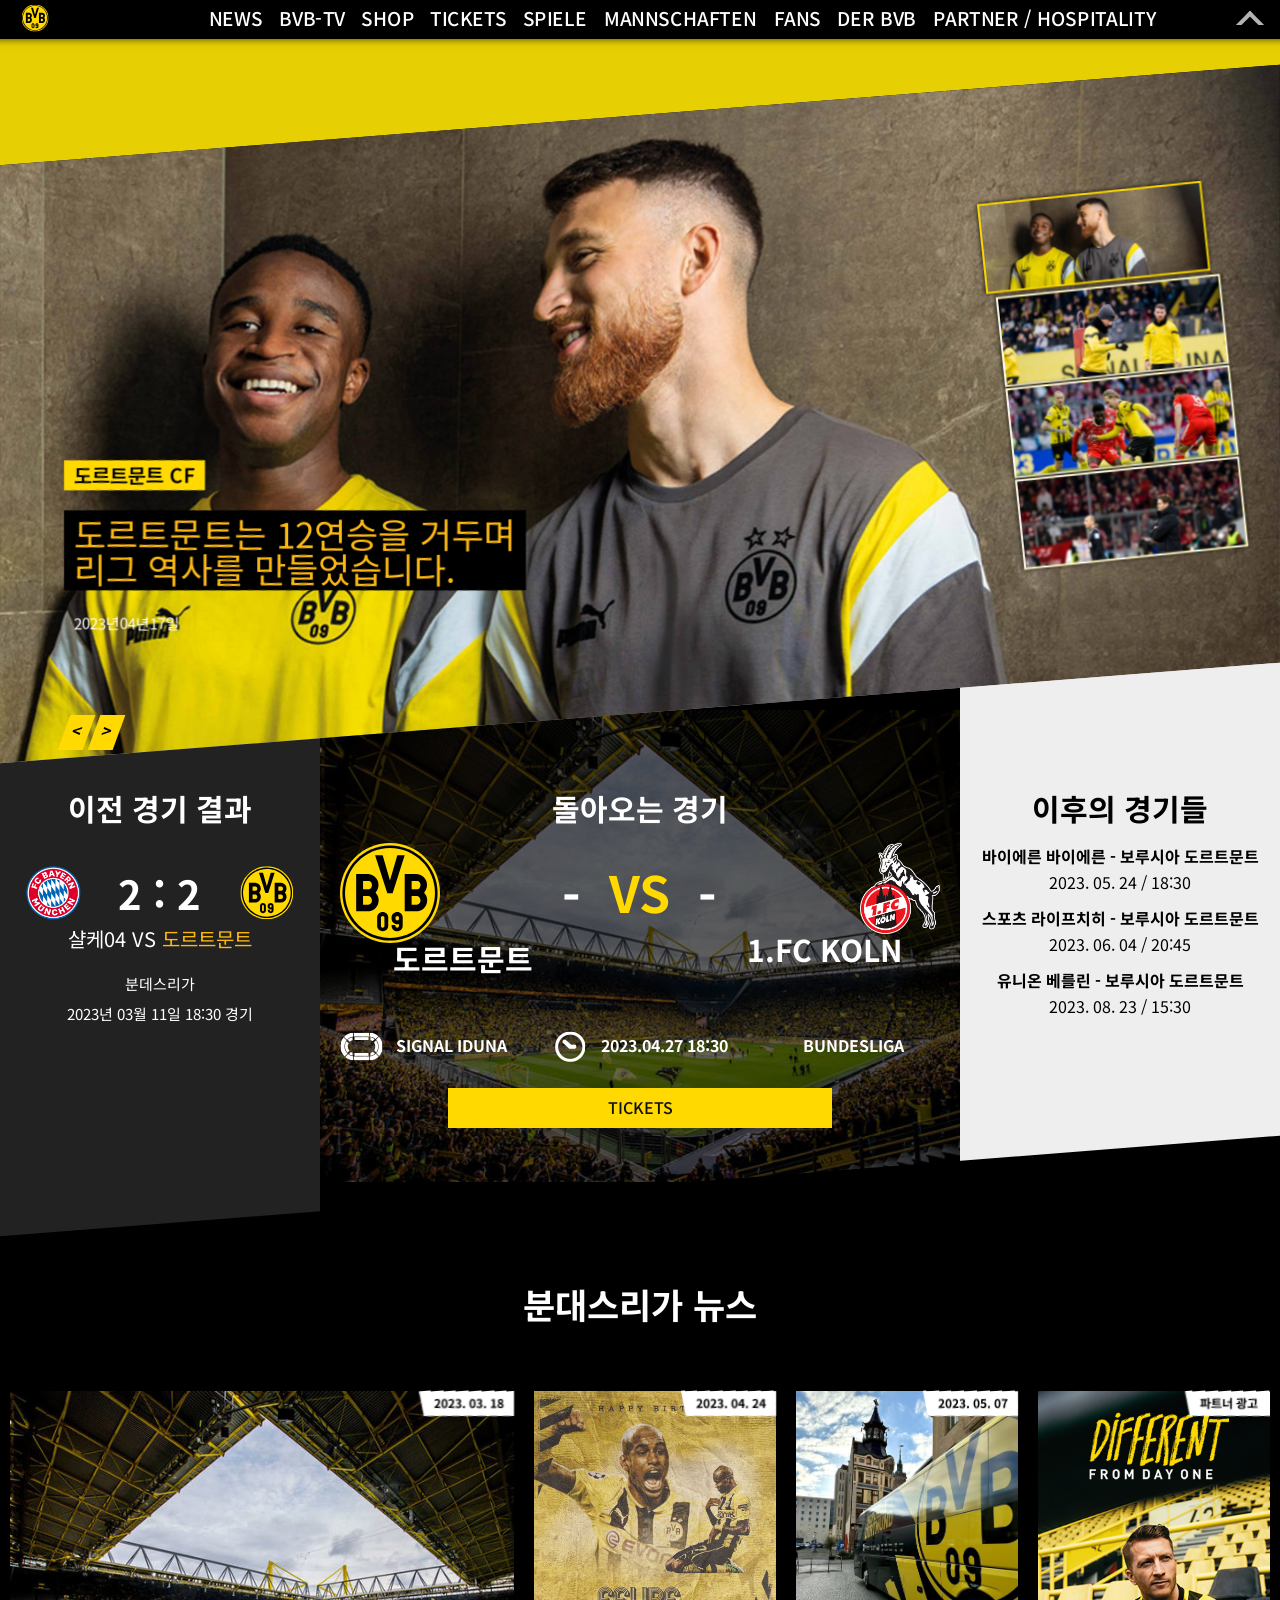
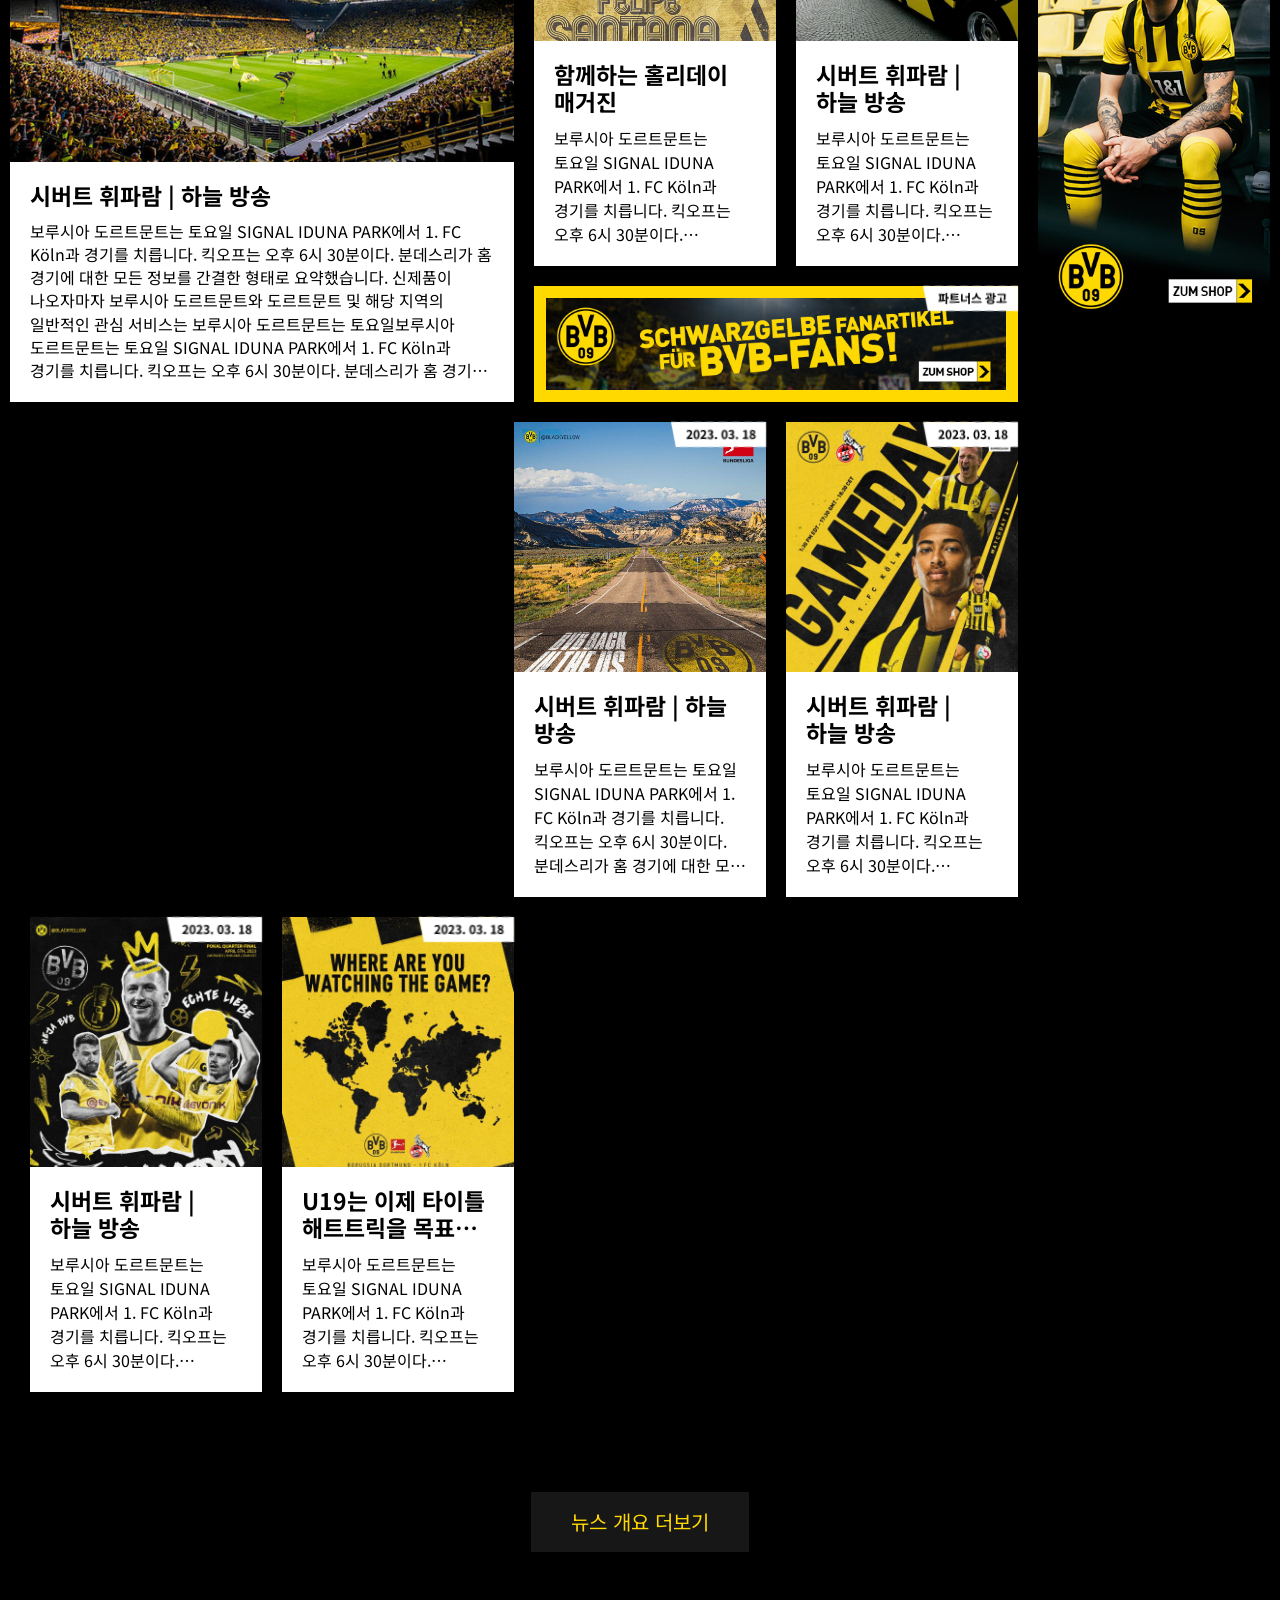
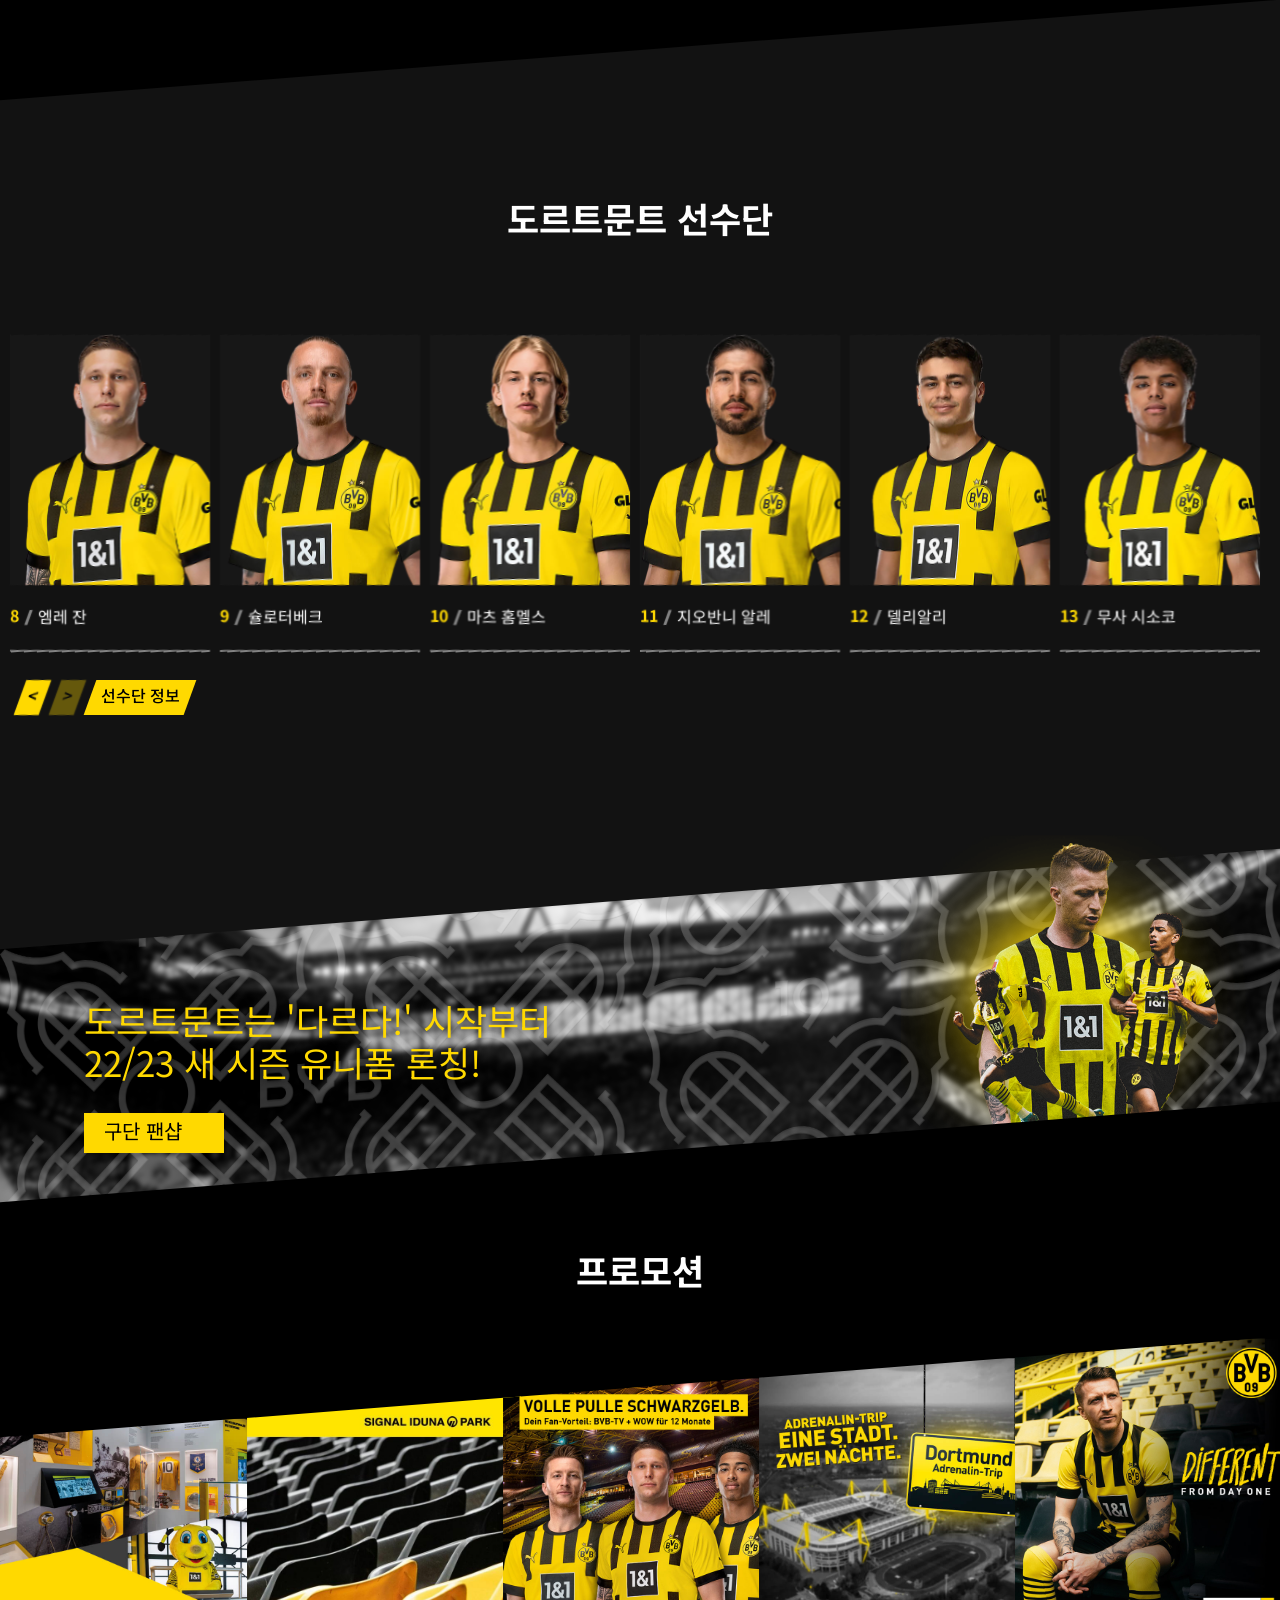
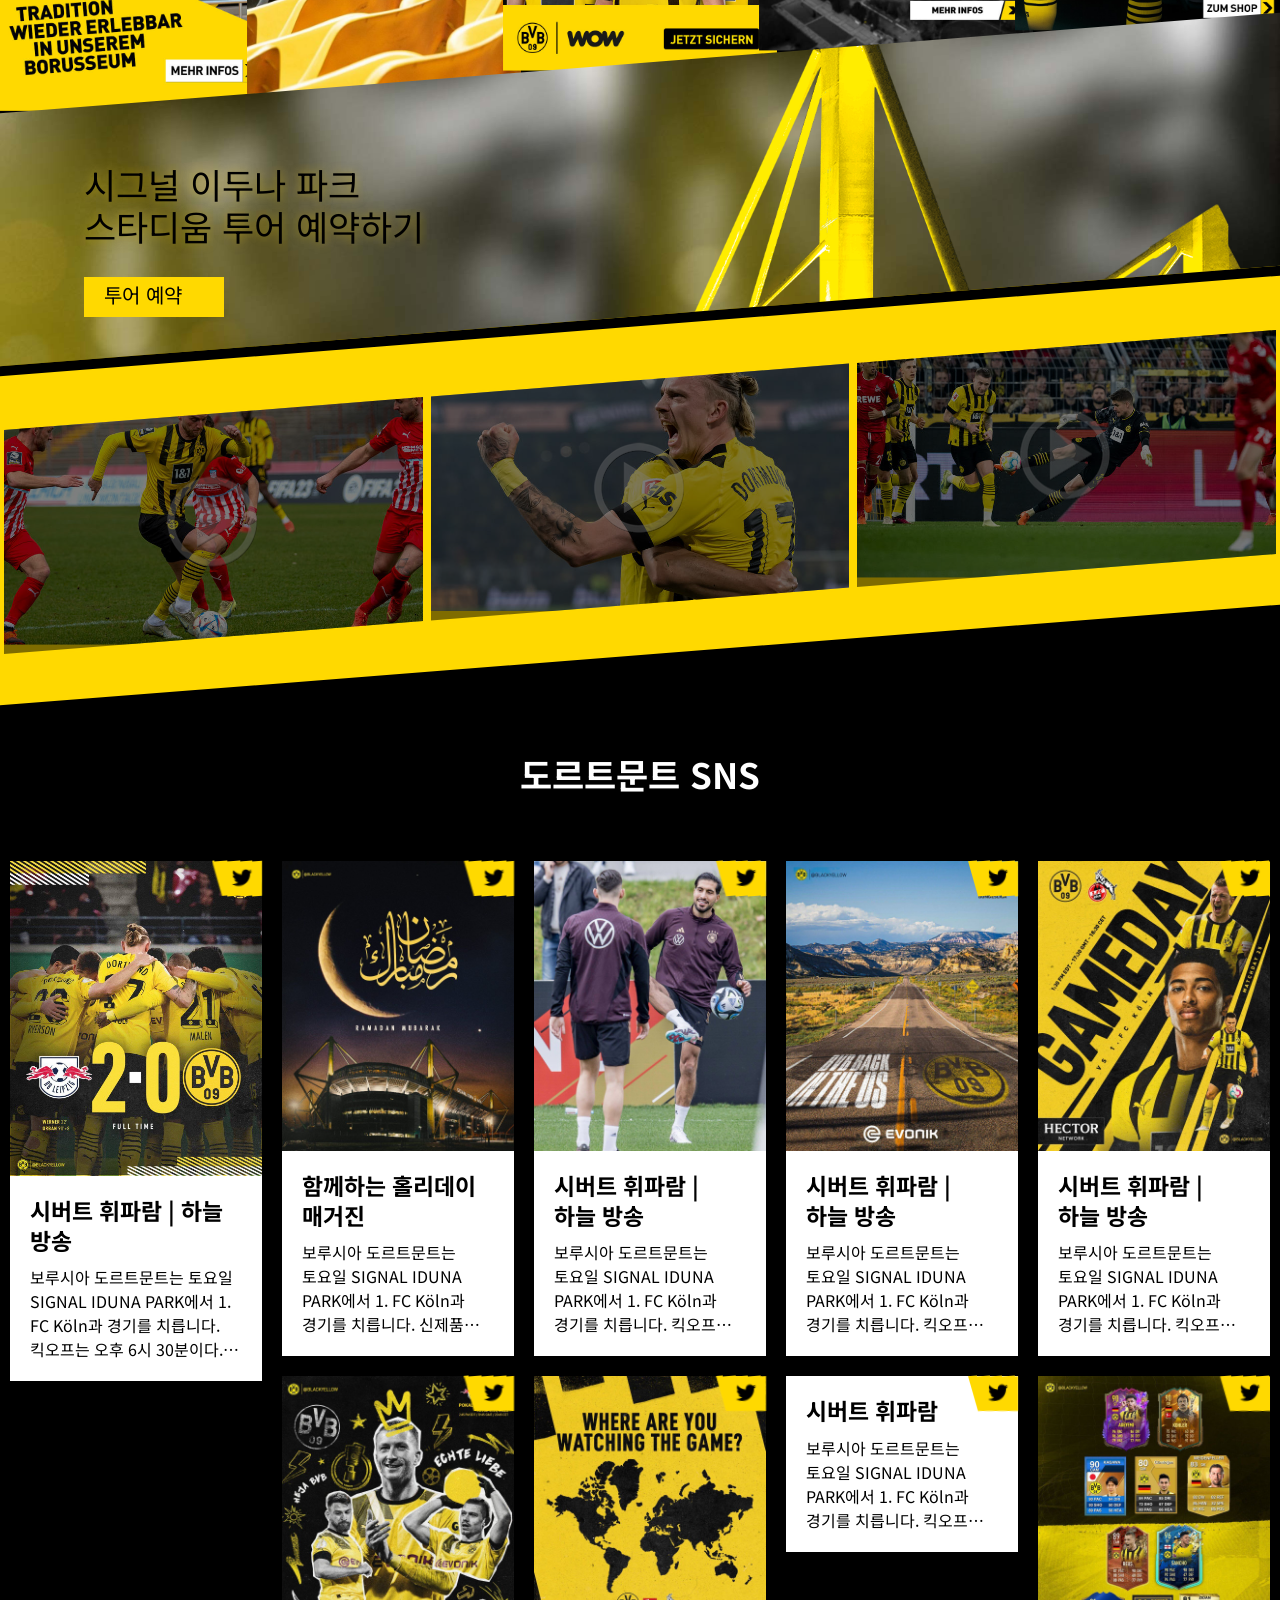
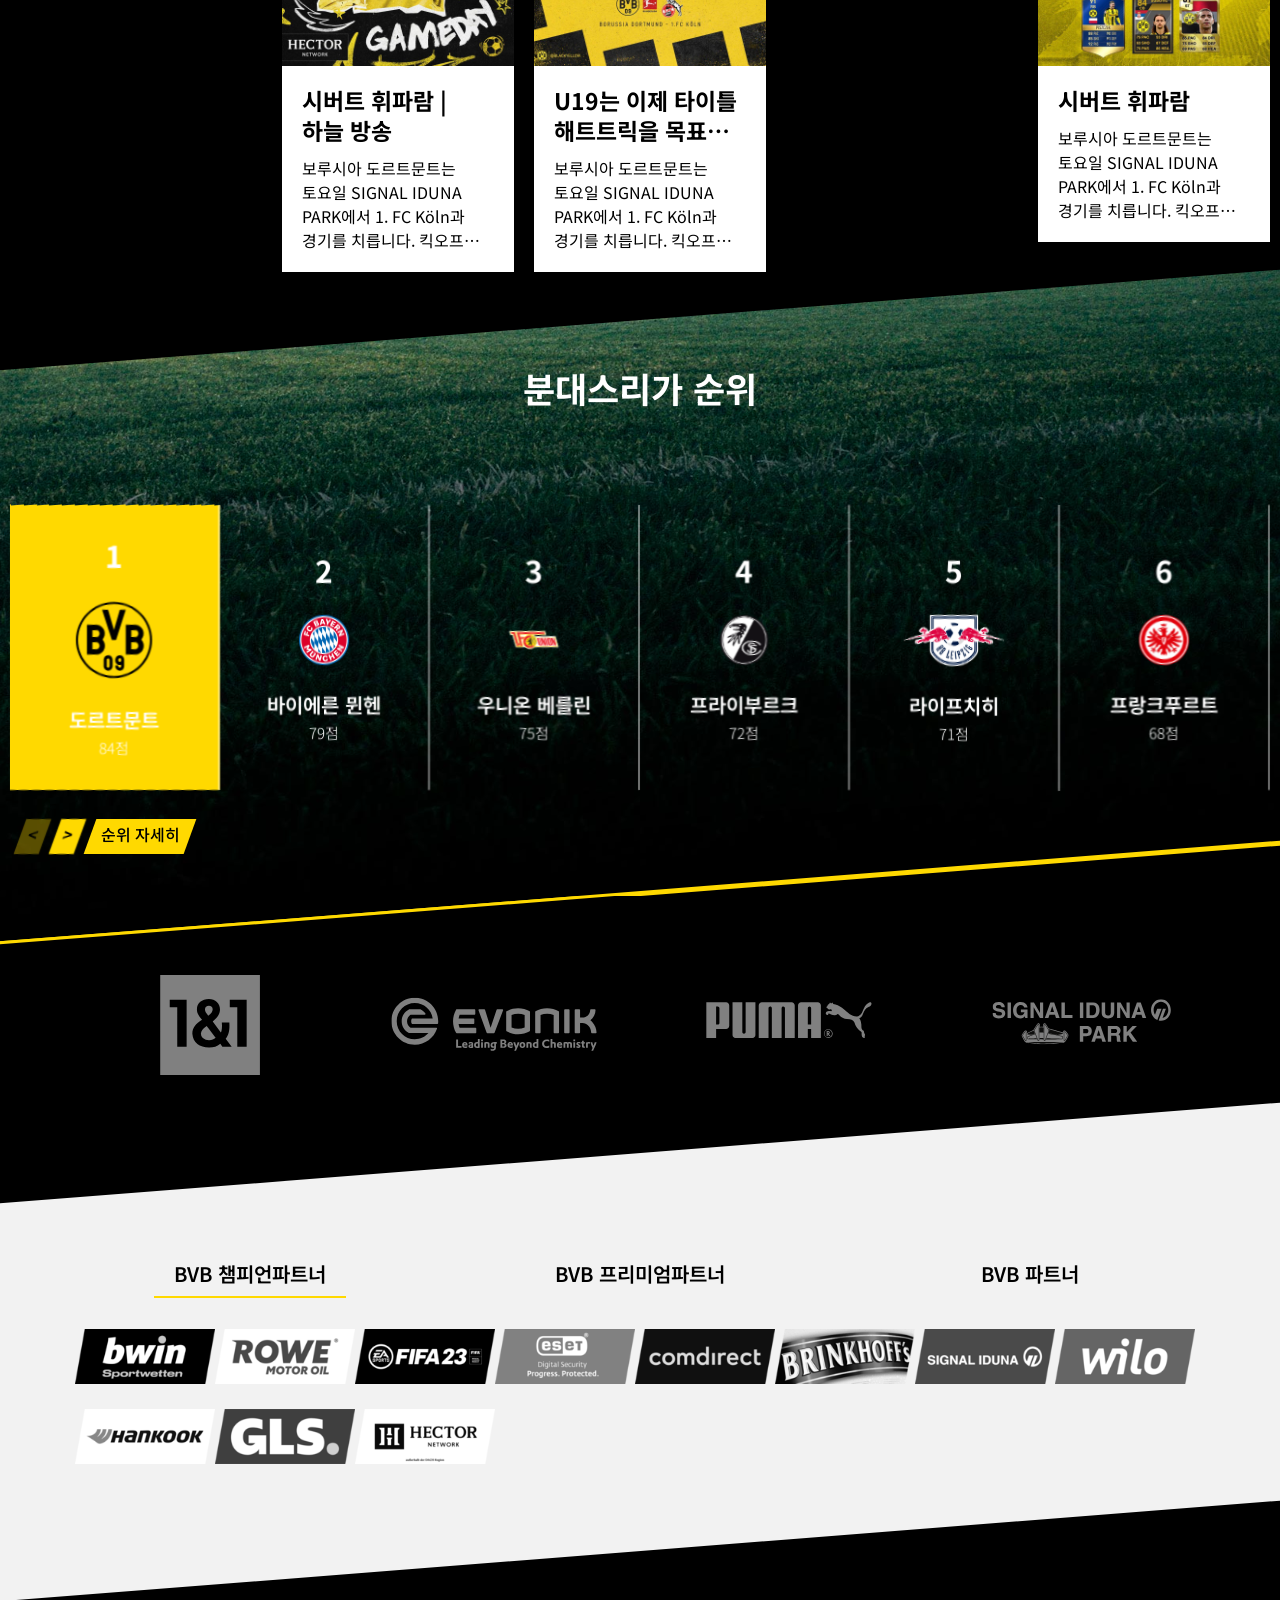
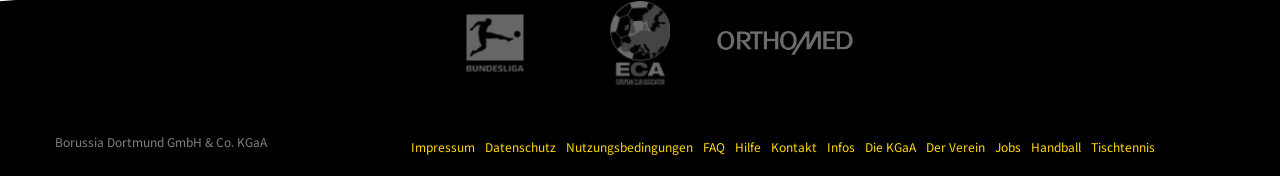
<file: index.html>
<!DOCTYPE html>
<html lang="ko">
<head>
    <meta charset="UTF-8">
    <meta http-equiv="X-UA-Compatible" content="IE=edge">
    <meta name="viewport" content="user-scalable=no, initial-scale=1.0, maximum-scale=1.0, width=device-width">
    <link rel="icon" href="img/logo-bvb.svg" type="image/x-icon"> 
    <link rel="stylesheet" href="css/basic.css">
    <!-- <link rel="stylesheet" href="css/numberlist.css"> -->
    <link rel="stylesheet" href="css/reset.css">
    <link rel="stylesheet" href="css/swiper.min.css">
    <script src="js/swiper.min.js"></script>
    <script defer type="module" src="js/players_list.js" type="text/javascript"></script>


    <link rel="stylesheet" href="https://cdnjs.cloudflare.com/ajax/libs/font-awesome/6.3.0/css/all.min.css">
    <link rel="stylesheet" href="https://cdnjs.cloudflare.com/ajax/libs/font-awesome/4.7.0/css/font-awesome.css">
    
    <!-- <script src="https://code.jquery.com/jquery-2.2.0.min.js" type="text/javascript"></script> -->
    <title>도르트문트CF</title>
</head>
<body>
    <header>

        <div class="header_top">
            <div class="cuver">
                <ul>
                    <li class="on"><a href=""><i class="fa-solid fa-futbol"><span>BVB.hom</span></i></a></li>
                    <li><a href=""><i class="fa-brands fa-youtube"><span>BVB-TV by 1&1</span></i></a></li>
                    <li><a href=""><i class="fa-solid fa-shirt"title="팬샵"><span>FanShop</span></i></a></li>
                    <li><a href=""><i class="fa-solid fa-ticket"title="티켓샵"><span>TicketShop</span></i></a></li>
                    <li><a href=""><i class="fa-solid fa-chart-line"title="선수데이터"><span>Aktie</span></i></a></li>
                    <li><a href=""><i class="fa-solid fa-trophy"><span>Borusseum</span></i></a></li>
                    <li><a href=""><i class="fa-solid fa-child-reaching" title="어린이"><span>KisClub</span></i></a></li>
                    <li><a href=""><i class="fa-solid fa-plane-departure" title="여행"><span>Reisen</span></i></a></li>
                    <li><a href=""><i class="fa-solid fa-handshake" title="회원"><span>Vip Menmber</span></i></a></li>
                    <li><a href=""><i class="fa-solid fa-heart" title="하트"><span>donation</span></i></a></li>
                </ul>
                <ul>
                    <li><a href=""><i class="fa-solid fa-magnifying-glass" title="돋보기"><span></span></i></a></li>
                    <li><a href=""><i class="fa-brands fa-facebook-f" title="페이스북"><span></span></i></a></li>
                    <li><a href=""><i class="fa-brands fa-twitter" title="트위터"><span></span></i></a></li>
                    <li><a href=""><i class="fa-brands fa-instagram" title="인스타"><span></span></i></a></li>
                    <li><a href=""><i class="fa-brands fa-twitch"><span></span></i></a></li>
                    <li><a href=""><i class="fa-solid fa-globe" title="글로벌"><span></span></i></a></li>
                    <li><a href="">Login</a></li>
                </ul>   
            </div>
            <button>up/down </button>
        </div><!--header_top : END-->

        <div class="gnb rotate">
            <div class="rotate_n">
                <h1><a href="#"><img src="img/logo-bvb.svg" alt=""></a></h1>
                <h2><a href="#"><img src="img/logo-1und1_s.svg" alt=""  id="logoc"></a></h2>
            </div>
            <div class="h_inner">
                <button class="bng_btn"><span>메뉴버튼</span></button>
                <ul class="tabMenu">
                    <li>
                        <a href="#">NEWS</a>
                        <ul  class="subMenu">
                            <li><a href="">개요</a></li>
                            <li><a href="#">인터뷰</a></li>
                            <li><a href="#">배경</a></li>
                            <li><a href="#">이야기</a></li>
                            <li><a href="#">U23</a></li>
                            <li><a href="#">이벤트</a></li>
                            <li><a href="#">재단,기부금</a></li>
                            <li><a href="#">뉴스 레터</a></li>
                        </ul><!--subMenu : END-->
                    </li>
                    <li><a href="http://www.naver.com">BVB-TV</a></li>
                    <li><a href="http://www.naver.com">SHOP</a></li>
                    <li>
                        <a href="#">TICKETS</a>
                        <ul  class="subMenu">
                            <li><a href="#">티켓 구매</a></li>
                            <li><a href="#">티켓 정보</a></li>
                            <li><a href="#">뉴스레터</a></li>
                            <li><a href="#">경기 계획</a></li>
                            <li><a href="#">뉴스 레터</a></li>
                            <li><a href="#">이벤트</a></li>
                            <li><a href="#">스타이움 투어</a></li>
                            <li><a href="#">사전 판매 날짜</a></li>
                        </ul><!--subMenu : END-->
                    </li>
                    <li>
                        <a href="#">SPIELE</a>
                        <ul class="subMenu">
                            <li><a href="#">경기</a></li>
                            <li><a href="#">동영상</a></li>
                            <li><a href="#">경기 날짜</a></li>
                            <li><a href="#">BVB 라디오</a></li>
                            <li><a href="#">모든 경기들</a></li>
                        </ul><!--subMenu : END-->
                    </li>
                    <li>
                        <a href="#">MANNSCHAFTEN</a>
                        <ul class="subMenu">
                            <li><a href="#">선수단</a></li>
                            <li><a href="#">유소년</a></li>
                            <li><a href="#">전통</a></li>
                        </ul><!--subMenu : END-->
                    </li>
                    <li>
                        <a href="#">FANS</a>
                        <ul class="subMenu">
                            <li><a href="#">경기</a></li>
                            <li><a href="#">팬클럽</a></li>
                            <li><a href="#">팬 조언</a></li>
                            <li><a href="#">팬 부서</a></li>
                            <li><a href="#">BVB 소식</a></li>
                            <li><a href="#">BVB 팬 월드</a></li>
                        </ul><!--subMenu : END-->
                    </li>
                    <li>
                        <a href="#">DER BVB</a>
                        <ul class="subMenu">
                            <li><a href="#">역사 소개</a></li>
                            <li><a href="#">홈 구장 소개</a></li>
                            <li><a href="#">자원 봉사자</a></li>
                            <li><a href="#">재단, 기부금</a></li>
                            <li><a href="#">일자리</a></li>
                            <li><a href="#">E 풋볼</a></li>
                        </ul><!--subMenu : END-->
                    </li>
                    <li>
                        <a href="#">PARTNER / HOSPITALITY</a>
                        <ul class="subMenu">
                            <li><a href="#">비즈니스 뉴스</a></li>
                            <li><a href="#">파트너들</a></li>
                            <li><a href="#">파트너 네트워크</a></li>
                        </ul><!--subMenu : END-->
                    </li> 
                    <!--<li><a href="#">뉴스</a></li>
                    <li><a href="">도르트문트 TV</a></li>
                    <li><a href="#">쇼핑</a></li>
                    <li><a href="#">티켓</a></li>
                    <li><a href="#">경기 일정</a></li>
                    <li><a href="#">드림 팀</a></li>
                    <li><a href="#">팬페이지</a></li>
                    <li><a href="#">도르트문트 역사</a></li>
                    <li><a href="#">파트너 기업</a></li>-->
                </ul>
            </div><!--h_inner : END-->
            <button class="topBtn"><img src="img/topBtn.png" alt=""></button>
        </div><!--gnb : END-->

        <ul class="gnb_content tabBody">
            <li>
                <div class="skew_n">
                    <div class="inner">
                        <nav class="nav1">
                            <ul>
                                <li class="backBtn"><a href="#">뒤로</a></li>
                                <li><a href="#">개요</a></li>
                                <li><a href="#">인터뷰</a></li>
                                <li><a href="#">배경</a></li>
                                <li><a href="#">이야기</a></li>
                                <li><a href="#">U23</a></li>
                                <li><a href="#">재단,기부금</a></li>
                                <li><a href="#">이벤트</a></li>
                                <li><a href="#">뉴스 레터</a></li>
                            </ul>
                        </nav>
                        <nav class="nav2">
                            <h3>소식</h3>
                            <ul>
                                <li>
                                    <a href="#">
                                        <p>04.15</p>
                                        <span>
                                            게레이로가 전화를 끊고, 말렌이 맞고, 변신할 수 있습니다.
                                        </span>
                                    </a>
                                </li>
                                <li>
                                    <a href="#">
                                        <p>04.15</p>
                                        <span>
                                            게레이로가 전화를 끊고, 말렌이 맞고, 변신할 수 있습니다.
                                        </span>
                                    </a>
                                </li>
                                <li>
                                    <a href="#">
                                        <p>04.15</p>
                                        <span>
                                            게레이로가 전화를 끊고, 말렌이 맞고, 변신할 수 있습니다.
                                        </span>
                                    </a>
                                </li>
                                <li>
                                    <a href="#">
                                        <p>04.15</p>
                                        <span>
                                            게레이로가 전화를 끊고, 말렌이 맞고, 변신할 수 있습니다.
                                        </span>
                                    </a>
                                </li>
                                <li>
                                    <a href="#">
                                        <p>04.15</p>
                                        <span>
                                            게레이로가 전화를 끊고, 말렌이 맞고, 변신할 수 있습니다.
                                        </span>
                                    </a>
                                </li>
                                <li>
                                    <a href="#">
                                        <div class="news_btn">
                                            모든 뉴스 보기
                                        </div>
                                    </a>
                                </li>
                            </ul>
                        </nav>
                        <nav class="nav3">
                            <h3>경기 스토리</h3>
                            <div>
                                <dl>
                                    <dt>다음 게임</dt>
                                    <dd>
                                        <span><img src="img/ranking6.png" alt=""></span>
                                        <p><strong> - : - </strong></p>
                                        <span><img src="img/logo-bvb.svg" alt=""></span>
                                    </dd>
                                    <dd>프랑크 푸르트 &nbsp;&nbsp;&nbsp;&nbsp;-&nbsp;&nbsp;&nbsp;&nbsp; 도르트 문트</dd>
                                    <dd><img src="img/ass_logo_eca.png" alt=""></dd>
                                    <dd><span>2023.05.27 18:30</span></dd>
                                </dl>
                                <dl>
                                    <dt>마지막 게임</dt>
                                    <dd>
                                        <span><img src="img/muin.png" alt=""></span>
                                        <p><strong>2 : 3</strong></p>
                                        <span><img src="img/logo-bvb.svg" alt=""></span>
                                    </dd>
                                    <dd>바이에른 뮌헨 &nbsp;&nbsp;&nbsp;&nbsp;-&nbsp;&nbsp;&nbsp;&nbsp; 도르트 문트</dd>
                                    <dd><img src="img/bl_17_footer.jpg" alt=""></dd>
                                    <dd>26일 매치데이<span>2023.05.27 18:30</span></dd>
                                </dl>
                                <!-- <a href="">모든 게임 표시</a> -->
                            </div>
                        </nav>
                        <nav class="nav4">
                            <h3>BVB TV</h3>
                            <img src="img/navImg01.jpg" alt="">
                            <dl>
                                <dt>지금 BVB TV 구독 박아!!</dt>
                                <dd>
                                    월 1.99유로에 원하는 클럽뿐만 아니라 모든 BVB 분데스리가, 유러피언 컵, DFB 컵 경기에 대한 최신 독점 비디오를 주문형으로 받을 수 있습니다.
                                </dd>
                            </dl>
                            <a href="">
                                BVB TV 바로가기
                            </a>
                        </nav>
                    </div><!--inner : END-->
                </div><!--skew_n : END-->
            </li>
            <li>
                <div>
                    <ul>
                        <li class="backBtn"><a href="#">뒤로</a></li>
                        
                    </ul>
                </div>
            </li>
            <li>
                <div>
                    내용3
                    <ul>
                        <li class="backBtn"><a href="#">뒤로</a></li>
                        
                    </ul>
                </div>
            </li>
            <li>
                <div class="skew_n">
                    <div class="inner">
                        <nav class="nav1">
                            <ul>
                                <li class="backBtn"><a href="#">뒤로</a></li>
                                <li><a href="#">티켓 구매</a></li>
                                <li><a href="#">사전 판매 날짜</a></li>
                                <li><a href="#">티켓 정보</a></li>
                                <li><a href="#">스타이움 투어</a></li>
                                <li><a href="#">뉴스레터</a></li>
                                <li><a href="#">경기 계획</a></li>
                                <li><a href="#">이벤트</a></li>
                                <li><a href="#">뉴스 레터</a></li>
                            </ul>
                        </nav>
                        <nav class="nav4">
                            <h3>티켓 구매 방법</h3>
                            <img src="img/navImg02.jpg" alt="">
                            <dl>
                                <dt>여기 티켓이 있습니다!!</dt>
                                <dd>
                                    BVB를 가까이에서 경험하고 팀을 응원하세요.
                                </dd>
                            </dl>
                            <a href="">
                                매표소로
                            </a>
                        </nav><!--nav4 : END-->
                        <nav class="nav4">
                            <h3>티켓 뉴스</h3>
                            <img src="img/navImg03.jpg" alt="">
                            <dl>
                                <dt>지금 BVB TV 구독 박아!!</dt>
                                <dd>
                                    목요일부터 보훔 경기 티켓 구매 가능
                                </dd>
                            </dl>
                            <a href="">
                                더 알아보기
                            </a>
                        </nav><!--nav4 : END-->
                        <nav class="nav2">
                            <h3>소식</h3>
                            <ul>
                                <li>
                                    <a href="#">
                                        <p>04.15</p>
                                        <span>
                                            게레이로가 전화를 끊고, 말렌이 맞고, 변신할 수 있습니다.
                                        </span>
                                    </a>
                                </li>
                                <li>
                                    <a href="#">
                                        <p>04.15</p>
                                        <span>
                                            게레이로가 전화를 끊고, 말렌이 맞고, 변신할 수 있습니다.
                                        </span>
                                    </a>
                                </li>
                                <li>
                                    <a href="#">
                                        <p>04.15</p>
                                        <span>
                                            게레이로가 전화를 끊고, 말렌이 맞고, 변신할 수 있습니다.
                                        </span>
                                    </a>
                                </li>
                                <li>
                                    <a href="#">
                                        <p>04.15</p>
                                        <span>
                                            게레이로가 전화를 끊고, 말렌이 맞고, 변신할 수 있습니다.
                                        </span>
                                    </a>
                                </li>
                                <li>
                                    <a href="#">
                                        <p>04.15</p>
                                        <span>
                                            게레이로가 전화를 끊고, 말렌이 맞고, 변신할 수 있습니다.
                                        </span>
                                    </a>
                                </li>
                                <li>
                                    <a href="#">
                                        <div class="news_btn">
                                            모든 뉴스 보기
                                        </div>
                                    </a>
                                </li>
                            </ul>
                        </nav>
                        
    
                    </div><!--inner : END-->
                </div><!--skew_n : END-->
            </li>
            <li>
                <div class="skew_n">
                    <div class="inner">
                        <nav class="nav1">
                            <ul>
                                <li class="backBtn"><a href="#">뒤로</a></li>
                                <li><a href="#">경기</a></li>
                                <li><a href="#">BVB 라디오</a></li>
                                <li><a href="#">동영상</a></li>
                                <li><a href="#">경기 날짜</a></li>
                                <li><a href="#">모든 경기들</a></li>
                            </ul>
                        </nav>
                        <nav class="nav2">
                            <h3>이벤트</h3>
                            <ul>
                                <li>
                                    <a href="#">
                                        <p>04.15</p>
                                        <span>
                                            잔디 공 스포츠 라이프치히 - 보루시아 도르트문트
                                        </span>
                                    </a>
                                </li>
                                <li>
                                    <a href="#">
                                        <p>04.15</p>
                                        <span>
                                            VfB 슈투트가르트-보루시아 도르트문트
                                        </span>
                                    </a>
                                </li>
                                <li>
                                    <a href="#">
                                        <p>04.15</p>
                                        <span>
                                            게레이로가 전화를 끊고, 말렌이 맞고, 변신할 수 있습니다.
                                        </span>
                                    </a>
                                </li>
                                <li>
                                    <a href="#">
                                        <p>04.15</p>
                                        <span>
                                            게레이로가 전화를 끊고, 말렌이 맞고, 변신할 수 있습니다.
                                        </span>
                                    </a>
                                </li>
                                <li>
                                    <a href="#">
                                        <p>04.15</p>
                                        <span>
                                            게레이로가 전화를 끊고, 말렌이 맞고, 변신할 수 있습니다.
                                        </span>
                                    </a>
                                </li>
                                <li>
                                    <a href="#">
                                        <div class="news_btn">
                                            더 많은 이벤트 보기
                                        </div>
                                    </a>
                                </li>
                            </ul>
                        </nav>
                        <nav class="nav3">
                            <h3>경기 스토리</h3>
                            <div>
                                <dl>
                                    <dt>다음 게임</dt>
                                    <dd>
                                        <span><img src="img/ranking6.png" alt=""></span>
                                        <p><strong> - : - </strong></p>
                                        <span><img src="img/logo-bvb.svg" alt=""></span>
                                    </dd>
                                    <dd>프랑크 푸르트 &nbsp;&nbsp;&nbsp;&nbsp;-&nbsp;&nbsp;&nbsp;&nbsp; 도르트 문트</dd>
                                    <dd><img src="img/ass_logo_eca.png" alt=""></dd>
                                    <dd><span>2023.05.27 18:30</span></dd>
                                </dl>
                                <dl>
                                    <dt>마지막 게임</dt>
                                    <dd>
                                        <span><img src="img/muin.png" alt=""></span>
                                        <p><strong>2 : 3</strong></p>
                                        <span><img src="img/logo-bvb.svg" alt=""></span>
                                    </dd>
                                    <dd>바이에른 뮌헨 &nbsp;&nbsp;&nbsp;&nbsp;-&nbsp;&nbsp;&nbsp;&nbsp; 도르트 문트</dd>
                                    <dd><img src="img/bl_17_footer.jpg" alt=""></dd>
                                    <dd>26일 매치데이<span>2023.05.27 18:30</span></dd>
                                </dl>
                                <!-- <a href="">모든 게임 표시</a> -->
                            </div>
                        </nav>
                        <nav class="nav4">
                            <h3>혜택</h3>
                            <img src="img/navImg04.jpg" alt="">
                            <dl>
                                <dt>팬 혜택: WOW + BVB-TV 12개월</dt>
                                <dd>
                                    WOW를 통해 BVB가 분데스리가와 DFB 컵은 물론 최고의 핸드볼, 테니스, 골프, 포뮬러 1 경기를 라이브로 볼 수 있습니다. 
                                    또한 독점 비디오 및 보고서가 포함된 BVB 아카이브에 액세스할 수 있습니다. 
                                    한 달에 €24.99에 함께 사용하세요.
                                </dd>
                            </dl>
                            <a href="">
                                BVB TV 바로가기
                            </a>
                        </nav>
                    </div><!--inner : END-->
                </div><!--skew_n : END-->
            </li>
            <li>
                <div class="skew_n">
                    <div class="inner">
                        <nav class="nav1">
                            <ul>
                                <li class="backBtn"><a href="#">뒤로</a></li>
                                <li><a href="#">선수단</a></li>
                                <li><a href="#">유소년</a></li>
                                <li><a href="#">전통</a></li>
                            </ul>
                        </nav>
                        <nav class="nav5">
                            <h3>골키퍼</h3>
                            <ul>
                                <li><a href="#"><p>1</p><span>그레고리 코벨</span></a></li>
                                <li><a href="#"><p>33</p><span>알렉산더 마이어</span></a></li>
                                <li><a href="#"><p>35</p><span>마르셀 로트카</span></a></li>
                                <li><a href="#"><p>38</p><span>루카 운베혼</span></a></li>
                            </ul>
                        </nav><!--nav5 : END-->
                        <nav class="nav5">
                            <h3>수비수</h3>
                            <ul>
                                <li><a href="#"><p>2</p><span>마테우 모리 바우자</span></a></li>
                                <li><a href="#"><p>4</p><span>니코 슐로터벡</span></a></li>
                                <li><a href="#"><p>13</p><span>라파엘 게레이로</span></a></li>
                                <li><a href="#"><p>14</p><span>니코 슐즈</span></a></li>
                                <li><a href="#"><p>15</p><span>마츠 후엘스</span></a></li>
                                <li><a href="#"><p>24</p><span>토마스 뮐너</span></a></li>
                                <li><a href="#"><p>25</p><span>니클라스 술레</span></a></li>
                                <li><a href="#"><p>26</p><span>줄리안라이어슨</span></a></li>
                            </ul>
                        </nav><!--nav5 : END-->
                        <nav class="nav5">
                            <h3>미드필더</h3>
                            <ul>
                                <li><a href="#"><p>6</p><span>살리 오즈칸</span></a></li>
                                <li><a href="#"><p>7</p><span>조반니 레이나</span></a></li>
                                <li><a href="#"><p>8</p><span>마흐무드 다후드</span></a></li>
                                <li><a href="#"><p>11</p><span>마르코레우스</span></a></li>
                                <li><a href="#"><p>17</p><span>마리우스 울프</span></a></li>
                                <li><a href="#"><p>19</p><span>줄리안 브란트</span></a></li>
                                <li><a href="#"><p>22</p><span>주드 벨링엄</span></a></li>
                                <li><a href="#"><p>23</p><span>멀레 칸</span></a></li>
                                <li><a href="#"><p>30</p><span>펠릭스 패스</span></a></li>
                                <li><a href="#"><p>32</p><span>압둘라예 카마라</span></a></li>
                                <li><a href="#"><p>42</p><span>곡탄 구르푸즈</span></a></li>
                            </ul>
                        </nav><!--nav5 : END-->
                        <nav class="nav5">
                            <h3>공격수</h3>
                            <ul>
                                <li><a href="#"><p>9</p><span>세바스티안 힐러</span></a></li>
                                <li><a href="#"><p>16</p><span>줄리앙 듀랑빌</span></a></li>
                                <li><a href="#"><p>18</p><span> 유수파 무코코</span></a></li>
                                <li><a href="#"><p>20</p><span>앤서니 모데스트</span></a></li>
                                <li><a href="#"><p>20</p><span>앤서니 모데스트</span></a></li>
                                <li><a href="#"><p>21</p><span>도넬 페인트</span></a></li>
                                <li><a href="#"><p>27</p><span>카림 아데예미</span></a></li>
                                <li><a href="#"><p>43</p><span>제이미 바이노 기른스</span></a></li>
                            </ul>
                        </nav><!--nav5 : END-->
                    </div><!--inner : END-->
                </div><!--skew_n : END-->
            </li>
    
            <li>
                <div class="skew_n">
                    <div class="inner">
                        <nav class="nav1">
                            <ul>
                                <li class="backBtn"><a href="#">뒤로</a></li>
                                <li><a href="#">경기</a></li>
                                <li><a href="#">BVB 소식</a></li>
                                <li><a href="#">팬클럽</a></li>
                                <li><a href="#">팬 조언</a></li>
                                <li><a href="#">팬 부서</a></li>
                                <li><a href="#">BVB 팬 월드</a></li>
                            </ul>
                        </nav>
                        <nav class="nav2">
                            <h3>이벤트</h3>
                            <ul>
                                <li>
                                    <a href="#">
                                        <p>04.15</p>
                                        <span>
                                            잔디 공 스포츠 라이프치히 - 보루시아 도르트문트
                                        </span>
                                    </a>
                                </li>
                                <li>
                                    <a href="#">
                                        <p>04.15</p>
                                        <span>
                                            VfB 슈투트가르트-보루시아 도르트문트
                                        </span>
                                    </a>
                                </li>
                                <li>
                                    <a href="#">
                                        <p>04.15</p>
                                        <span>
                                            게레이로가 전화를 끊고, 말렌이 맞고, 변신할 수 있습니다.
                                        </span>
                                    </a>
                                </li>
                                <li>
                                    <a href="#">
                                        <p>04.15</p>
                                        <span>
                                            게레이로가 전화를 끊고, 말렌이 맞고, 변신할 수 있습니다.
                                        </span>
                                    </a>
                                </li>
                                <li>
                                    <a href="#">
                                        <p>04.15</p>
                                        <span>
                                            게레이로가 전화를 끊고, 말렌이 맞고, 변신할 수 있습니다.
                                        </span>
                                    </a>
                                </li>
                                <li>
                                    <a href="#">
                                        <div class="news_btn">
                                            더 많은 이벤트 보기
                                        </div>
                                    </a>
                                </li>
                            </ul>
                        </nav>
                        <nav class="nav4">
                            <h3>베팅 모든것</h3>
                            <img src="img/navImg04.jpg" alt="">
                            <dl>
                                <dt>Nobby에 대한 모든 것 - 검정색과 노란색 베팅 그룹</dt>
                                <dd>
                                    검은색 및 노란색 베팅 그룹에서 Nobby는 모든 Borussia 플레이어에게 베팅에 도전합니다! 
                                    참여는 물론 무료이며 최고의 팁을 주는 사람은 매 경기일과 시즌이 끝날 때 독점적인 BVB 상을 받습니다. 
                                    페이스북 친구를 초대하여 경쟁할 수도 있습니다.
                                </dd>
                            </dl>
                            <a href="">
                                베팅 바로가기
                            </a>
                        </nav>
                    </div><!--inner : END-->
                </div><!--skew_n : END-->
            </li>
            <li>
                <div class="skew_n">
                    <div class="inner">
                        <nav class="nav1">
                            <ul>
                                <li class="backBtn"><a href="#">뒤로</a></li>
                                <li><a href="#">역사 소개</a></li>
                                <li><a href="#">홈 구장 소개</a></li>
                                <li><a href="#">자원 봉사자</a></li>
                                <li><a href="#">재단, 기부금</a></li>
                                <li><a href="#">일자리</a></li>
                                <li><a href="#">E 풋볼</a></li>
                            </ul>
                        </nav>
                        <nav class="nav4">
                            <h3>노동조합</h3>
                            <img src="img/bvb_gnb_01.jpg" alt="">
                            <dl>
                                <dt>보르지그플라츠 출생</dt>
                                <dd>
                                    BV의 가장 중요한 기관. 
                                    보루시아 09 eV 도르트문트와 그 멤버들.
                                </dd>
                            </dl>
                            <a href="">
                                협회 위원회
                            </a>
                        </nav>
                        <nav class="nav4">
                            <h3>노동 위원회</h3>
                            <img src="img/bvb_gnb_02.jpg" alt="">
                            <dl>
                                <dt>KGAA</dt>
                                <dd>
                                    Borussia Dortmund GmbH & Co. KGaA, 위원회 및 구성원에 대한 개요입니다.
                                </dd>
                            </dl>
                            <a href="">
                                더 알아보기
                            </a>
                        </nav>
                        <nav class="nav4">
                            <h3>일자리</h3>
                            <img src="img/bvb_gnb_03.jpg" alt="">
                            <dl>
                                <dt>일자리</dt>
                                <dd>
                                    보루시아 도르트문트는 단순한 고용주 그 이상입니다. 
                                    무엇보다 보루시아 도르트문트는 삶의 방식이기도 하다. 
                                    이것은 우리의 기업 및 클럽 문화에 반영됩니다. 
                                    보루시아 도르트문트에서 일하는 사람들은 BVB 가족과 떼려야 뗄 수 없는 감정적 연결을 느낍니다. 
                                </dd>
                            </dl>
                            <a href="">
                                더 알아보기
                            </a>
                        </nav>
                        <nav class="nav4">
                            <h3>재단, 기부금</h3>
                            <img src="img/bvb_gnb_04.jpg" alt="">
                            <dl>
                                <dt>라이트 업 - BVB 재단</dt>
                                <dd>
                                    분데스리가 50회 시즌 12일, 보루시아 도르트문트가 비영리재단 '라이트업'의 창립을 맞아 별의 탄생을 자축했다.
                                </dd>
                            </dl>
                            <a href="">
                                더 알아보기
                            </a>
                        </nav>
                        <nav class="nav4">
                            <h3>우리의 게임</h3>
                            <img src="img/bvb_gnb_05.jpg" alt="">
                            <dl>
                                <dt>BVB의 지속 가능한 개발</dt>
                                <dd>
                                    연대와 공동체로 보루시아 도르트문트의 지속 가능한 보고서를 우리는 항상 개발한다.
                                </dd>
                            </dl>
                            <a href="">
                                더 알아보기
                            </a>
                        </nav>
                    </div><!--inner : END-->
                </div><!--skew_n : END-->
            </li>
            <li>
                <div class="skew_n">
                    <div class="inner">
                        <nav class="nav1">
                            <ul>
                                <li class="backBtn"><a href="#">뒤로</a></li>
                                <li><a href="#">비즈니스 뉴스</a></li>
                                <li><a href="#">파트너들</a></li>
                                <li><a href="#">파트너 네트워크</a></li>
                            </ul>
                        </nav>
                        <nav class="nav4">
                            <img src="img/fatner_bng01.png" alt="">
                            <a href="">
                                더 알아보기
                            </a>
                        </nav>
                        <nav class="nav4">
                            <img src="img/fatner_bng02.png" alt="">
                            <a href="">
                                더 알아보기
                            </a>
                        </nav>
                        <nav class="nav4">
                            <img src="img/fatner_bng03.png" alt="">
                            <a href="">
                                더 알아보기
                            </a>
                        </nav>
                        <nav class="nav4">
                            <img src="img/fatner_bng04.png" alt="">
                            <a href="">
                                더 알아보기
                            </a>
                        </nav>
                        <nav class="nav4">
                            <img src="img/fatner_bng06.png" alt="">
                            <a href="">
                                더 알아보기
                            </a>
                        </nav>
                    </div><!--inner : END-->
                </div><!--skew_n : END-->
            </li>
        </ul>

    </header>


    <div class="wr">


        <div class="swiper-container visual skew ">
            <!-- <div class="swiper-scrollbar"></div> -->

            <div class="swiper-wrapper ">
                <div class="swiper-slide on">
                    <div class="img">
                        <dl class="visual_txt">
                            <dt>도르트문트 CF</dt>
                            <dd> 도르트문트는 12연승을 거두며<br /> 
                                리그 역사를 만들었습니다.
                            </dd>
                            <dd>
                                2023년04년17일
                            </dd>
                        </dl><!--visual_txt : END-->
                    </div>
                </div><!---슬라이더 컨텐--->
                <div class="swiper-slide ">
                    <div class="img">
                        <dl class="visual_txt">
                            <dt>도르트문트 CF</dt>
                            <dd> 도르트문트는 12연승을 거두며<br /> 
                                리그 역사를 만들었습니다.
                            </dd>
                            <dd>
                                2023년04년17일
                            </dd>
                        </dl><!--visual_txt : END-->
                    </div>
                </div><!---슬라이더 컨텐--->
                <div class="swiper-slide ">
                    <div class="img">
                        <dl class="visual_txt">
                            <dt>도르트문트 CF</dt>
                            <dd> 도르트문트는 12연승을 거두며<br /> 
                                리그 역사를 만들었습니다.
                            </dd>
                            <dd>
                                2023년04년17일
                            </dd>
                        </dl><!--visual_txt : END-->
                    </div>
                </div><!---슬라이더 컨텐--->
                <div class="swiper-slide ">
                    <div class="img">
                        <dl class="visual_txt">
                            <dt>도르트문트 CF</dt>
                            <dd> 도르트문트는 12연승을 거두며<br /> 
                                리그 역사를 만들었습니다.
                            </dd>
                            <dd>
                                2023년04년17일
                            </dd>
                        </dl><!--visual_txt : END-->
                    </div>
                </div><!---슬라이더 컨텐--->

            </div><!--swiper-wrapper : END-->
            <ul class="swiper-pagination ul skew_n"></div>
            <!-- <ul class="swiper-pagination ">
                <li class="on"><img src="img/baner02.jpg" alt=""><span>도르트문트 CF</span></li>
                <li><img src="img/wu02.webp" alt=""><span>BVB 팬샵</span></li>
                <li><img src="img/wu02.webp" alt=""><span>새로운 컬렉션</span></li>
                <li><img src="img/wu02.webp" alt=""><span>BVB 파트너스</span></li>
            </ul> -->
            <!-- <ul class="ul skew_n">
                <li class="on"><img src="img/baner02.jpg" alt=""><span>도르트문트 CF</span></li>
                <li><img src="img/wu02.webp" alt=""><span>BVB 팬샵</span></li>
                <li><img src="img/wu02.webp" alt=""><span>새로운 컬렉션</span></li>
                <li><img src="img/wu02.webp" alt=""><span>BVB 파트너스</span></li>
            </ul> -->
        </div>
        <div class="nextBtn visualBtn">
            <div class="swiper-button-prev2"><</div>
            <div class="swiper-button-next2">></div>
        </div><!--nextBtn : END-->
    </div><!--wr : END-->




    <main>
        <section class="content1 skew">
            <ul>
                <li>
                    <div class="game_con1">
                        <h3>이전 경기 결과</h3>
                        <div class="score">
                            <div>
                                <p><img src="img/muin.png" alt=""></p>
                            </div>
                            <div>2 : 2</div>
                            <div>
                                <p><img src="img/logo-bvb.svg" alt=""></p>
                            </div>
                        </div><!--score : END -->
                        <dl>
                            <dt>샬케04 VS<strong> 도르트문트</strong></dt>
                            <dd>분데스리가<br />2023년 03월 11일 18:30 경기</dd>
                        </dl>
                    </div><!--game_con : END-->
                </li>
                <li>
                    <div class="game_con2">
                        <h3>돌아오는 경기</h3>
                        <div class="score">
                            <div>
                                <img src="img/logo-bvb.svg" alt="">
                                <span>도르트문트</span>
                            </div>
                            <div><span><strong> - </strong>&nbsp;VS&nbsp;<strong> - </strong></span></div>
                            <div>
                                <img src="img/koln.png" alt="">
                                <span>1.FC KOLN</span>
                            </div>
                        </div><!--score : END-->
                        <ul class="game_con2_list">
                            <li>SIGNAL IDUNA </li>
                            <li>2023.04.27 18:30</li>
                            <li>BUNDESLIGA</li>
                            <li><a href="#">TICKETS</a></li>
                        </ul>
                    </div><!--game_con : END-->
                </li>
                <li>
                    <div class="game_con3">
                        <h3>이후의 경기들</h3>
                        <dl>
                            <dt>바이에른 바이에른 - 보루시아 도르트문트</dt>
                            <dd>2023. 05. 24 / 18:30</dd>
                        </dl>
                        <dl>
                            <dt>스포츠 라이프치히 - 보루시아 도르트문트</dt>
                            <dd>2023. 06. 04 / 20:45</dd>
                        </dl>
                        <dl>
                            <dt>유니온 베를린 - 보루시아 도르트문트</dt>
                            <dd>2023. 08. 23 / 15:30</dd>
                        </dl>
                    </div><!--game_con : END-->
                </li>
            </ul>
        </section><!--content1 : END-->
        <section class="content2 skew">
            <div class="inner">
                <h2>분대스리가 뉴스</h2>
                <ul class="new_ul1">
                    <li>
                        <a href="">
                            <div class="img">
                                <span>2023. 03. 18</span>
                                <img src="img/new01.jpg" alt="">
                            </div>
                            <dl>
                                <dt>시버트 휘파람 | 하늘 방송</dt>
                                <dd>
                                    보루시아 도르트문트는 토요일 SIGNAL IDUNA PARK에서 1. FC Köln과 경기를 치릅니다. 
                                    킥오프는 오후 6시 30분이다. 분데스리가 홈 경기에 대한 모든 정보를 간결한 형태로 요약했습니다. 
                                    신제품이 나오자마자 보루시아 도르트문트와 도르트문트 및 해당 지역의 일반적인 관심 서비스는 보루시아 도르트문트는 토요일보루시아 도르트문트는 토요일 SIGNAL IDUNA PARK에서 1. FC Köln과 경기를 치릅니다. 
                                    킥오프는 오후 6시 30분이다. 분데스리가 홈 경기에 대한 모든 정보를 간결한 형태로 요약했습니다. 
                                    신제품이 나오자마자 보루시아 도르트문트와 도르트문트 및 해당 지역의 일반적인 관심 서비스는 보루시아 도르트문트는 토요일
                                    보루시아 도르트문트는 토요일 SIGNAL IDUNA PARK에서 1. FC Köln과 경기를 치릅니다. 
                                    킥오프는 오후 6시 30분이다. 분데스리가 홈 경기에 대한 모든 정보를 간결한 형태로 요약했습니다. 
                                </dd>
                            </dl>
                        </a>
                    </li>
                    <li>
                        <ul>
                            <li>
                                <a href="">
                                    <div class="img">
                                        <span>2023. 04. 24</span>
                                        <img src="img/new02.jpg" alt="">
                                    </div>
                                    <dl>
                                        <dt>
                                            함께하는 홀리데이 매거진</dt>
                                        <dd>
                                            보루시아 도르트문트는 토요일 SIGNAL IDUNA PARK에서 1. FC Köln과 경기를 치릅니다. 
                                            킥오프는 오후 6시 30분이다. 분데스리가 홈 경기에 대한 모든 정보를 간결한 형태로 요약했습니다. 
                                            신제품이 나오자마자 보루시아 도르트문트와 도르트문트 및 해당 지역의 일반적인 관심 서비스는
                                        </dd>
                                    </dl>
                                </a>
                            </li>
                            <li>
                                <a href="">
                                    <div class="img">
                                        <span>2023. 05. 07</span>
                                        <img src="img/new03.jpg" alt="">
                                    </div>
                                    <dl>
                                        <dt>시버트 휘파람 | 하늘 방송</dt>
                                        <dd>
                                            보루시아 도르트문트는 토요일 SIGNAL IDUNA PARK에서 1. FC Köln과 경기를 치릅니다. 
                                            킥오프는 오후 6시 30분이다. 분데스리가 홈 경기에 대한 모든 정보를 간결한 형태로 요약했습니다. 
                                            신제품이 나오자마자 보루시아 도르트문트와 도르트문트 및 해당 지역의 일반적인 관심 서비스는
                                        </dd>
                                    </dl>
                                </a>
                            </li>
                        </ul>
                    </li>
                    <li>
                        <a href="">
                            <div class="img">
                                <span>파트너스 광고</span>
                                <img src="img/b_baner2.jpg" alt="">
                            </div>
                        </a>
                    </li>
                    <li>
                        <a href="">
                            <div class="img">
                                <span>2023. 03. 18</span>
                                <img src="img/new04.jpg" alt="">
                            </div>
                            <dl>
                                <dt>시버트 휘파람 | 하늘 방송</dt>
                                <dd>
                                    보루시아 도르트문트는 토요일 SIGNAL IDUNA PARK에서 1. FC Köln과 경기를 치릅니다. 
                                    킥오프는 오후 6시 30분이다. 분데스리가 홈 경기에 대한 모든 정보를 간결한 형태로 요약했습니다. 
                                    신제품이 나오자마자 보루시아 도르트문트와 도르트문트 및 해당 지역의 일반적인 관심 서비스는 보루시아 도르트문트는 토요일
                                </dd>
                            </dl>
                        </a>
                    </li>
                    <li>
                        <a href="">
                            <div class="img">
                                <span>2023. 03. 18</span>
                                <img src="img/new05.jpg" alt="">
                            </div>
                            <dl>
                                <dt>시버트 휘파람 | 하늘 방송</dt>
                                <dd>
                                    보루시아 도르트문트는 토요일 SIGNAL IDUNA PARK에서 1. FC Köln과 경기를 치릅니다. 
                                    킥오프는 오후 6시 30분이다. 분데스리가 홈 경기에 대한 모든 정보를 간결한 형태로 요약했습니다. 
                                    신제품이 나오자마자 보루시아 도르트문트와 도르트문트 및 해당 지역의 일반적인 관심 서비스는 보루시아 도르트문트는 토요일
                                </dd>
                            </dl>
                        </a>
                    </li>
                    <li>
                        <a href="">
                            <div class="img">
                                <span>2023. 03. 18</span>
                                <img src="img/new06.jpg" alt="">
                            </div>
                            <dl>
                                <dt>시버트 휘파람 | 하늘 방송</dt>
                                <dd>
                                    보루시아 도르트문트는 토요일 SIGNAL IDUNA PARK에서 1. FC Köln과 경기를 치릅니다. 
                                    킥오프는 오후 6시 30분이다. 분데스리가 홈 경기에 대한 모든 정보를 간결한 형태로 요약했습니다. 
                                </dd>
                            </dl>
                        </a>
                    </li>
                    <li>
                        <a href="">
                            <div class="img">
                                <span>2023. 03. 18</span>
                                <img src="img/new07.jpg" alt="">
                            </div>
                            <dl>
                                <dt>
                                    U19는 이제 타이틀 해트트릭을 목표로 합니다.</dt>
                                <dd>
                                    보루시아 도르트문트는 토요일 SIGNAL IDUNA PARK에서 1. FC Köln과 경기를 치릅니다. 
                                    킥오프는 오후 6시 30분이다. 분데스리가 홈 경기에 대한 모든 정보를 간결한 형태로 요약했습니다. 
                                    신제품이 나오자마자 보루시아 도르트문트와 도르트문트 및 해당 지역의 일반적인 관심 서비스는 보루시아 도르트문트는 토요일
                                </dd>
                            </dl>
                        </a>
                    </li>
                </ul>
                <div class="r_baner">
                    <a href="#">
                        <img src="img/r_baner.jpg" alt="">
                        <span>파트너 광고</span>
                    </a>
                </div><!--r_baner : END-->
                <div class="news_plus">
                    <a href="#">
                        뉴스 개요 더보기
                    </a>
                </div>
            </div><!--inner : END-->
        </section><!--content2 : END-->
        <section class="content3 skew">
            <div class="inner skew_n">
                <h2>도르트문트 선수단</h2>
                <div class="swiper-container players ">
                    <!-- <div class="swiper-scrollbar"></div> -->

                    <ul class="swiper-wrapper  list_bu">
                        
                    </ul>
                    <!-- <div class="swiper-pagination"></div> -->
                </div>
                <div class="nextBtn">
                    <div class="swiper-button-prev players"><</div>
                    <div class="swiper-button-next players">></div>
                    <div class="Clas"><a href="#">선수단 정보</a></div>
                </div><!--nextBtn : END-->

            
            </div><!--inner : END-->
        </section><!--content3 : END-->

        <section class="content4 skew">
            <div class="inner skew_n">
                <img src="img/Shopzeile_Merchandising.png" alt="">
                <dl>
                    <dt>
                        도르트문트는 '다르다!' 시작부터<br />
                        22/23 새 시즌 유니폼 론칭!
                    </dt>
                    <dd>
                        <a href="#">구단 팬샵</a>
                    </dd>
                </dl>
            </div><!--inner : END-->
        </section><!--content4 : END-->
        <section  class="content5 skew">
            <div class="inner ">
                <h2 class="skew_n">프로모션</h2>
                <ul>
                    <li>
                        <a href="#" class="skew_n">
                            <img src="img/kg04.jpg" alt="" />
                        </a>
                    </li>
                    <li>
                        <a href="#" class="skew_n">
                            <img src="img/kg05.jpg" alt="" />
                        </a>
                    </li>
                    <li>
                        <a href="#" class="skew_n">
                            <img src="img/kg03.jpg" alt="" />
                        </a>
                    </li>
                    <li>
                        <a href="#" class="skew_n">
                            <img src="img/kg02.jpg" alt="" />
                        </a>
                    </li>
                    <li>
                        <a href="#" class="skew_n">
                            <img src="img/kg01.jpg" alt="" />
                        </a>
                    </li>
                </ul>
            </div><!--inner : END-->
        </section><!--content5 : END-->


        <section class="content4 content6 skew">
            <div class="inner skew_n">
                <img src="img/Stadiontour.png" alt="">
                <dl>
                    <dt>
                        시그널 이두나 파크 <br />
                        스타디움 투어 예약하기
                    </dt>
                    <dd>
                        <a href="#">투어 예약</a>
                    </dd>
                </dl>
            </div><!--inner : END-->
        </section><!--content6 : END-->

        <section class="content7 skew">
            <ul>
                <li >
                    <a href="#" class="skew_n">
                        <div class="bg_b">
                            <img src="img/video01.jpg" alt="">
                            <img class="icon" src="img/bvb_total_play.png" alt="">
                            <p>
                                <span>2023.03.29</span>
                                BV-u23:<br />
                                강등권 싸움 &<br />
                                프로 진출과의 싸움
                            </p>
                        </div>
                    </a>
                </li>
                <li>
                    <a href="#" class="skew_n">
                        <div class="bg_b">
                            <img src="img/video02.jpg" alt="">
                            <img class="icon" src="img/bvb_total_play.png" alt="">
                            <p>
                                <span>2023.03.29</span>
                                BV-u23:<br />
                                강등권 싸움 &<br />
                                프로 진출과의 싸움
                            </p>
                        </div>
                    </a>
                </li>
                <li>
                    <a href="#" class="skew_n">
                        <div class="bg_b">
                            <img src="img/video03.jpg" alt="">
                            <img class="icon" src="img/bvb_total_play.png" alt="">
                            <p>
                                <span>2023.03.29</span>
                                BV-u23:<br />
                                강등권 싸움 &<br />
                                프로 진출과의 싸움
                            </p>
                        </div><!--bg_b : END-->
                    </a>
                </li>
            </ul>
        </section><!--content7 : END-->






        <section class="content8 skew">
            <div class="inner">
                <h2>도르트문트 SNS</h2>
                <ul class="new_ul1">
                    <li>
                        <a href="">
                            <div class="img">
                                <span><i class="fa-brands fa-twitter" title="트위터"></i></span>
                                <img src="img/sns09.jpg" alt="">
                            </div>
                            <dl>
                                <dt>시버트 휘파람 | 하늘 방송</dt>
                                <dd>
                                    보루시아 도르트문트는 토요일 SIGNAL IDUNA PARK에서 1. FC Köln과 경기를 치릅니다. 
                                    킥오프는 오후 6시 30분이다. 분데스리가 홈 경기에 대한 모든 정보를 간결한 형태로 요약했습니다. 
                                    신제품이 나오자마자 보루시아 도르트문트와 도르트문트 및 해당 지역의 일반적인 관심 서비스는 보루시아 도르트문트는 토요일
                                </dd>
                            </dl>
                        </a>
                    </li>
                    <li>
                        <a href="">
                            <div class="img">
                                <span><i class="fa-brands fa-twitter" title="트위터"></i></span>
                                <img src="img/sns02.jpg" alt="">
                            </div>
                            <dl>
                                <dt>
                                    함께하는 홀리데이 매거진</dt>
                                <dd>
                                    보루시아 도르트문트는 토요일 SIGNAL IDUNA PARK에서 1. FC Köln과 경기를 치릅니다. 
                                    신제품이 나오자마자 보루시아 도르트문트와 도르트문트 및 해당 지역의 일반적인 관심 서비스는
                                </dd>
                            </dl>
                        </a>
                    </li>
                    <li>
                        <a href="">
                            <div class="img">
                                <span><i class="fa-brands fa-twitter" title="트위터"></i></span>
                                <img src="img/sns03.jpg" alt="">
                            </div>
                            <dl>
                                <dt>시버트 휘파람 | 하늘 방송</dt>
                                <dd>
                                    보루시아 도르트문트는 토요일 SIGNAL IDUNA PARK에서 1. FC Köln과 경기를 치릅니다. 
                                    킥오프는 오후 6시 30분이다. 분데스리가 홈 경기에 대한 모든 정보를 간결한 형태로 요약했습니다. 
                                    신제품이 나오자마자 보루시아 도르트문트와 도르트문트 및 해당 지역의 일반적인 관심 서비스는
                                </dd>
                            </dl>
                        </a>
                    </li>

                    <li>
                        <a href="">
                            <div class="img">
                                <span><i class="fa-brands fa-twitter" title="트위터"></i></span>
                                <img src="img/new04.jpg" alt="">
                            </div>
                            <dl>
                                <dt>시버트 휘파람 | 하늘 방송</dt>
                                <dd>
                                    보루시아 도르트문트는 토요일 SIGNAL IDUNA PARK에서 1. FC Köln과 경기를 치릅니다. 
                                    킥오프는 오후 6시 30분이다. 
                                    보루시아 도르트문트는 토요일 SIGNAL IDUNA PARK에서 1. FC Köln과 경기를 치릅니다. 
                                    킥오프는 오후 6시 30분이다. 분데스리가 홈 경기에 대한 모든 정보를 간결한 형태로 요약했습니다. 
                                    신제품이 나오자마자 보루시아 도르트문트와 도르트문트 및 해당 지역의 일반적인 관심 서비스는 보루시아 도르트문트는 토요일
                                </dd>
                            </dl>
                        </a>
                    </li>
                    <li>
                        <a href="">
                            <div class="img">
                                <span><i class="fa-brands fa-twitter" title="트위터"></i></span>
                                <img src="img/new05.jpg" alt="">
                            </div>
                            <dl>
                                <dt>시버트 휘파람 | 하늘 방송</dt>
                                <dd>
                                    보루시아 도르트문트는 토요일 SIGNAL IDUNA PARK에서 1. FC Köln과 경기를 치릅니다. 
                                    킥오프는 오후 6시 30분이다. 분데스리가 홈 경기에 대한 모든 정보를 간결한 형태로 요약했습니다. 
                                    신제품이 나오자마자 보루시아 도르트문트와 도르트문트 및 해당 지역의 일반적인 관심 서비스는 보루시아 도르트문트는 토요일
                                </dd>
                            </dl>
                        </a>
                    </li>
                    <li>
                        <a href="">
                            <div class="img">
                                <span><i class="fa-brands fa-twitter" title="트위터"></i></span>
                                <img src="img/new06.jpg" alt="">
                            </div>
                            <dl>
                                <dt>시버트 휘파람 | 하늘 방송</dt>
                                <dd>
                                    보루시아 도르트문트는 토요일 SIGNAL IDUNA PARK에서 1. FC Köln과 경기를 치릅니다. 
                                    킥오프는 오후 6시 30분이다. 분데스리가 홈 경기에 대한 모든 정보를 간결한 형태로 요약했습니다. 
                                    보루시아 도르트문트는 토요일 SIGNAL IDUNA PARK에서 1. FC Köln과 경기를 치릅니다. 
                                    킥오프는 오후 6시 30분이다. 분데스리가 홈 경기에 대한 모든 정보를 간결한 형태로 요약했습니다. 
                                    신제품이 나오자마자 보루시아 도르트문트와 도르트문트 및 해당 지역의 일반적인 관심 서비스는 보루시아 도르트문트는 토요일
                                </dd>
                            </dl>
                        </a>
                    </li>
                    <li>
                        <a href="">
                            <div class="img">
                                <span><i class="fa-brands fa-twitter" title="트위터"></i></span>
                                <img src="img/new07.jpg" alt="">
                            </div>
                            <dl>
                                <dt>
                                    U19는 이제 타이틀 해트트릭을 목표로 합니다.</dt>
                                <dd>
                                    보루시아 도르트문트는 토요일 SIGNAL IDUNA PARK에서 1. FC Köln과 경기를 치릅니다. 
                                    킥오프는 오후 6시 30분이다. 분데스리가 홈 경기에 대한 모든 정보를 간결한 형태로 요약했습니다. 
                                    신제품이 나오자마자 보루시아 도르트문트와 도르트문트 및 해당 지역의 일반적인 관심 서비스는 보루시아 도르트문트는 토요일
                                </dd>
                            </dl>
                        </a>
                    </li>
                    <li>
                        <a href="">
                            <div class="img">
                                <span><i class="fa-brands fa-twitter" title="트위터"></i></span>
                            </div>
                            <dl>
                                <dt>시버트 휘파람 </dt>
                                <dd>
                                    보루시아 도르트문트는 토요일 SIGNAL IDUNA PARK에서 1. FC Köln과 경기를 치릅니다. 
                                    킥오프는 오후 6시 30분이다. 분데스리가 홈 경기에 대한 모든 정보를 간결한 형태로 요약했습니다. 
                                </dd>
                            </dl>
                        </a>
                    </li>
                    <li>
                        <a href="">
                            <div class="img">
                                <span><i class="fa-brands fa-twitter" title="트위터"></i></span>
                                <img src="img/new08.jpg" alt="">
                            </div>
                            <dl>
                                <dt>시버트 휘파람 </dt>
                                <dd>
                                    보루시아 도르트문트는 토요일 SIGNAL IDUNA PARK에서 1. FC Köln과 경기를 치릅니다. 
                                    킥오프는 오후 6시 30분이다. 분데스리가 홈 경기에 대한 모든 정보를 간결한 형태로 요약했습니다. 
                                </dd>
                            </dl>
                        </a>
                    </li>
                </ul>


            </div><!--inner : END-->
        </section><!--content2 : END-->


        <section class="content9 skew">
            <div class="inner">

                <h2>분대스리가 순위</h2>

            



            <div class="cuver">
                <div class="swiper-container ranking_list">
                    <!-- <div class="swiper-scrollbar"></div> -->

                    <div class="swiper-wrapper list_bu">
                        <div class="swiper-slide on">
                            <dl>
                                <dt>
                                    <strong>1</strong>
                                    <img src="img/logo-bvb.svg" alt="">
                                </dt>
                                <dd>
                                    도르트문트
                                    <span>84점</span>
                                </dd>
                            </dl>                            
                        </div><!---슬라이더 컨텐--->
                        <div class="swiper-slide ">
                            <dl>
                                <dt>
                                    <strong>2</strong>
                                    <img src="img/muin.png" alt="">
                                </dt>
                                <dd>
                                    바이에른 뮌헨
                                    <span>79점</span>
                                </dd>
                            </dl>                            
                        </div><!---슬라이더 컨텐--->
                        <div class="swiper-slide ">
                            <dl>
                                <dt>
                                    <strong>3</strong>
                                    <img src="img/oni.svg" alt="">
                                </dt>
                                <dd>
                                    우니온 베를린
                                    <span>75점</span>
                                </dd>
                            </dl>                            
                        </div><!---슬라이더 컨텐--->
                        <div class="swiper-slide ">
                            <dl>
                                <dt>
                                    <strong>4</strong>
                                    <img src="img/ranking4.png" alt="">
                                </dt>
                                <dd>
                                    프라이부르크
                                    <span>72점</span>
                                </dd>
                            </dl>                            
                        </div><!---슬라이더 컨텐--->
                        <div class="swiper-slide ">
                            <dl>
                                <dt>
                                    <strong>5</strong>
                                    <img src="img/ranking5.png" alt="">
                                </dt>
                                <dd>
                                    라이프치히
                                    <span>71점</span>
                                </dd>
                            </dl>                            
                        </div><!---슬라이더 컨텐--->
                        <div class="swiper-slide ">
                            <dl>
                                <dt>
                                    <strong>6</strong>
                                    <img src="img/ranking6.png" alt="">
                                </dt>
                                <dd>
                                    프랑크푸르트
                                    <span>68점</span>
                                </dd>
                            </dl>                            
                        </div><!---슬라이더 컨텐--->
                        <div class="swiper-slide ">
                            <dl>
                                <dt>
                                    <strong>7</strong>
                                    <img src="img/ranking7.png" alt="">
                                </dt>
                                <dd>
                                    볼프스부르크
                                    <span>64점</span>
                                </dd>
                            </dl>                            
                        </div><!---슬라이더 컨텐--->
                        <div class="swiper-slide ">
                            <dl>
                                <dt>
                                    <strong>8</strong>
                                    <img src="img/ranking8.png" alt="">
                                </dt>
                                <dd>
                                    레버쿠젠
                                    <span>63점</span>
                                </dd>
                            </dl>                            
                        </div><!---슬라이더 컨텐--->
                        <div class="swiper-slide ">
                            <dl>
                                <dt>
                                    <strong>9</strong>
                                    <img src="img/ranking9.png" alt="">
                                </dt>
                                <dd>
                                    마인츠
                                    <span>61점</span>
                                </dd>
                            </dl>                            
                        </div><!---슬라이더 컨텐--->
                        <div class="swiper-slide ">
                            <dl>
                                <dt>
                                    <strong>10</strong>
                                    <img src="img/ranking10.png" alt="">
                                </dt>
                                <dd>
                                    샬케
                                    <span>58점</span>
                                </dd>
                            </dl>                            
                        </div><!---슬라이더 컨텐--->
                        <div class="swiper-slide ">
                            <dl>
                                <dt>
                                    <strong>11</strong>
                                    <img src="img/koln.png" alt="">
                                </dt>
                                <dd>
                                    퀼른
                                    <span>53점</span>
                                </dd>
                            </dl>                            
                        </div><!---슬라이더 컨텐--->
                        <div class="swiper-slide ">
                            <dl>
                                <dt>
                                    <strong>12</strong>
                                    <img src="img/ranking12.png" alt="">
                                </dt>
                                <dd>
                                    호펜하임
                                    <span>49점</span>
                                </dd>
                            </dl>                            
                        </div><!---슬라이더 컨텐--->
                    </div>
                    <!-- <div class="swiper-pagination"></div> -->
                </div>
            
                <div class="nextBtn">
                    <div class="swiper-button-prev"><</div>
                    <div class="swiper-button-next">></div>
                    <div class="Clas"><a href="rankinglist.html">순위 자세히</a></div>
                </div><!--nextBtn : END-->
            </div><!--cuver : END-->
    


            </div><!--inner : END-->
        </section><!--content9 : END-->


    </main>

    <footer>
        <section class="footer_con1 skew">
            <div class="inner skew_n">
                <ul>
                    <li><img src="img/1und1_footer.svg"></li>
                    <li><img src="img/evonik_footer.svg"></li>
                    <li><img src="img/puma_footer_3.svg"></li>
                    <li><img src="img/sip_footer_3.svg"></li>
                </ul>
            </div><!--inner : END-->
        </section><!--footer_con1 : END-->
        <section class="footer_con2 skew">
            <div class="inner skew_n">
                <div class="tab_menu">
                    <ul class="list">
                        <li class="is_on">
                            <a href="#tab1" class="btn"><span>BVB</span> 챔피언파트너</a>
                            <div id="tab1" class="cont">
                                <ul>
                                    <li><a href="#"><img src="img/footercon2_1.png" alt=""></a></li>
                                    <li><a href="#"><img src="img/footercon2_2.png" alt=""></a></li>
                                    <li><a href="#"><img src="img/footercon2_3.png" alt=""></a></li>
                                    <li><a href="#"><img src="img/footercon2_4.png" alt=""></a></li>
                                    <li><a href="#"><img src="img/footercon2_5.png" alt=""></a></li>
                                    <li><a href="#"><img src="img/footercon2_6.png" alt=""></a></li>
                                    <li><a href="#"><img src="img/footercon2_7.png" alt=""></a></li>
                                    <li><a href="#"><img src="img/footercon2_8.png" alt=""></a></li>
                                    <li><a href="#"><img src="img/footercon2_9.png" alt=""></a></li>
                                    <li><a href="#"><img src="img/footercon2_10.png" alt=""></a></li>
                                    <li><a href="#"><img src="img/footercon2_11.png" alt=""></a></li>
                                    <!-- <li><a href="#"><img src="img/footercon2_12.png" alt=""></a></li> -->
                                </ul>
                            </div>
                        </li>
                        <li>
                            <a href="#tab2" class="btn"><span>BVB</span> 프리미엄파트너</a>
                            <div id="tab2" class="cont">
                                <ul>
                                    <li><a href="#"><img src="img/footercon22_1.png" alt=""></a></li>
                                    <li><a href="#"><img src="img/footercon22_2.png" alt=""></a></li>
                                    <li><a href="#"><img src="img/footercon22_3.png" alt=""></a></li>
                                    <li><a href="#"><img src="img/footercon22_4.png" alt=""></a></li>
                                    <li><a href="#"><img src="img/footercon22_5.png" alt=""></a></li>
                                    <li><a href="#"><img src="img/footercon22_6.png" alt=""></a></li>
                                    <li><a href="#"><img src="img/footercon22_7.png" alt=""></a></li>
                                    <li><a href="#"><img src="img/footercon22_8.png" alt=""></a></li>
                                    <li><a href="#"><img src="img/footercon22_9.png" alt=""></a></li>
                                    <li><a href="#"><img src="img/footercon22_10.png" alt=""></a></li>
                                    <li><a href="#"><img src="img/footercon22_11.png" alt=""></a></li>
                                    <li><a href="#"><img src="img/footercon22_12.png" alt=""></a></li>
                                </ul>
                            </div>
                        </li>
                        <li>
                            <a href="#tab3" class="btn"><span>BVB</span> 파트너</a>
                            <div id="tab3" class="cont">
                                <ul>
                                    <li><a href="#"><img src="img/footercon3_1.png" alt=""></a></li>
                                    <li><a href="#"><img src="img/footercon3_2.png" alt=""></a></li>
                                    <li><a href="#"><img src="img/footercon3_3.png" alt=""></a></li>
                                    <li><a href="#"><img src="img/footercon3_4.png" alt=""></a></li>
                                    <li><a href="#"><img src="img/footercon3_5.png" alt=""></a></li>
                                    <li><a href="#"><img src="img/footercon3_6.png" alt=""></a></li>
                                    <li><a href="#"><img src="img/footercon3_7.png" alt=""></a></li>
                                    <li><a href="#"><img src="img/footercon3_8.png" alt=""></a></li>
                                    <li><a href="#"><img src="img/footercon3_9.png" alt=""></a></li>
                                    <li><a href="#"><img src="img/footercon3_10.png" alt=""></a></li>
                                    <li><a href="#"><img src="img/footercon3_11.png" alt=""></a></li>
                                    <li><a href="#"><img src="img/footercon3_12.png" alt=""></a></li>
                                    <li><a href="#"><img src="img/footercon3_13.png" alt=""></a></li>
                                </ul>
                            </div>
                        </li>
                    </ul>
                </div> 
                
                <script>
                    const tabList = document.querySelectorAll('.tab_menu .list > li');
                    
                    for(var i = 0; i < tabList.length; i++){
                        tabList[i].querySelector('.btn').addEventListener('click', function(e){
                            e.preventDefault();
                            for(var j = 0; j < tabList.length; j++){
                            tabList[j].classList.remove('is_on');
                            }
                            this.parentNode.classList.add('is_on');
                        });
                        }
                </script>

            </div><!--inner : END-->
        </section><!--footer_con2 : END-->

        <section class="footer_con3 skew">
            <div class="inner skew_n">
                <ul>
                    <li><a href="#"><img src="img/bl_17_footer.jpg" alt=""></a></li>
                    <li><a href="#"><img src="img/ass_logo_eca.png" alt=""></a></li>
                    <li><a href="#"><img src="img/orthomed.png" alt=""></a></li>
                </ul>
            </div><!--inner : END-->
        </section><!--footer_con3 : END-->
        <section class="footer_con4 ">
            <div class="inner ">
                <p>Borussia Dortmund GmbH & Co. KGaA</p>
                <ul>
                    <li><a href="#">Impressum</a></li>
                    <li><a href="#">Datenschutz</a></li>
                    <li><a href="#">Nutzungsbedingungen</a></li>
                    <li><a href="#">FAQ</a></li>
                    <li><a href="#">Hilfe</a></li>
                    <li><a href="#">Kontakt</a></li>
                    <li><a href="#">Infos</a></li>
                    <li><a href="#">Die KGaA</a></li>
                    <li><a href="#">Der Verein</a></li>
                    <li><a href="#">Jobs</a></li>
                    <li><a href="#">Handball</a></li>
                    <li><a href="#">Tischtennis</a></li>
                </ul>
            </div><!--inner : END-->
        </section><!--footer_con4 : END-->
    </footer>
    <script src="js/main.js" type="text/javascript"></script>

</body>
</html>
</file>
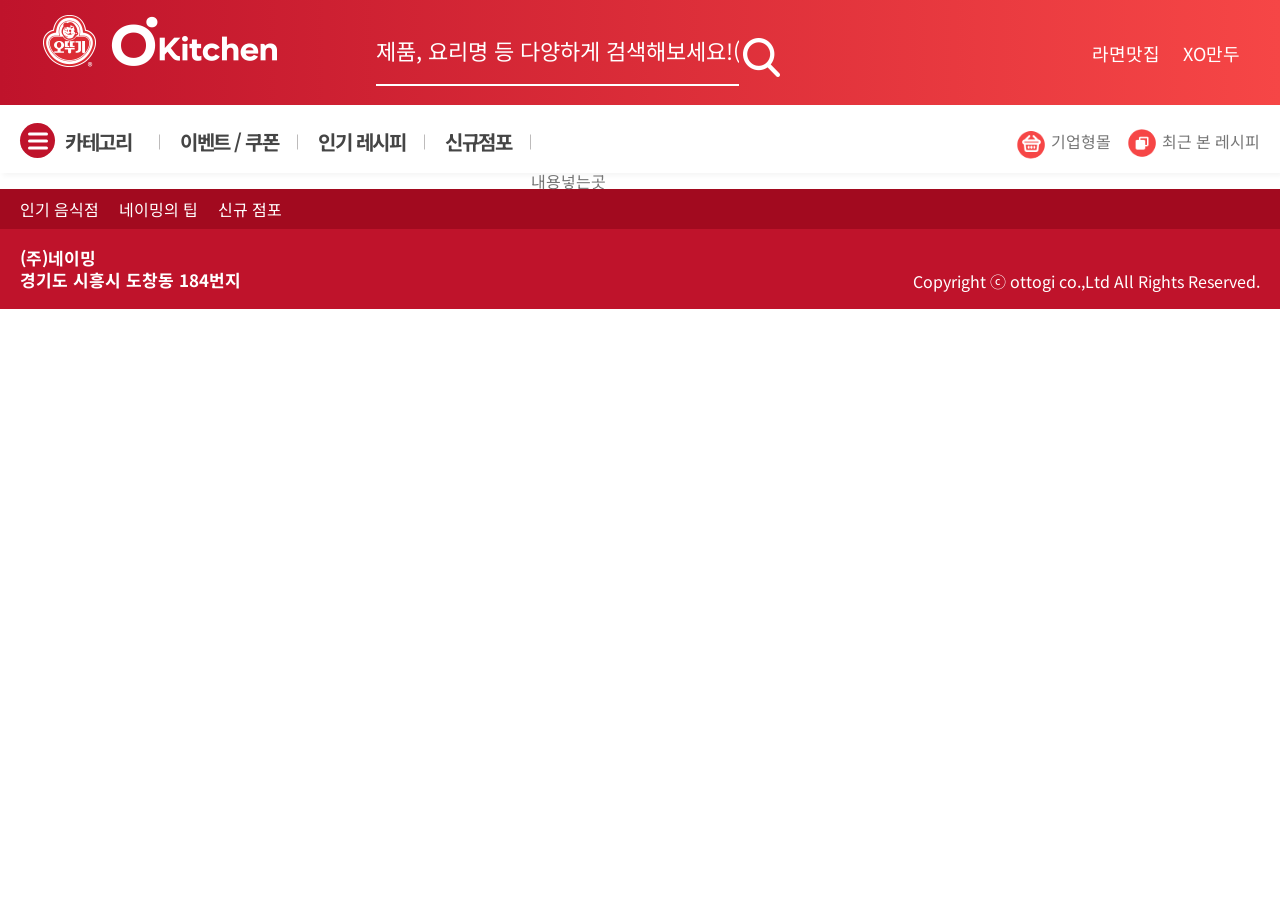
<file: 1/sub.html>
<!DOCTYPE html>
<html lang="ko">
<head>
    <meta charset="UTF-8">
    <meta http-equiv="X-UA-Compatible" content="IE=edge">
    <meta name="viewport" content="user-scalable=no, initial-scale=1.0, maximum-scale=1.0, width=device-width">
    <link rel="icon" href="img/logo-bvb.svg" type="image/x-icon"> 
    <link rel="stylesheet" href="css/common.css">
    <!-- <link rel="stylesheet" href="css/main.css"> -->
    <link rel="stylesheet" href="css/reset.css">
    <!-- <link rel="stylesheet" href="css/swiper.min.css"> -->
    <link rel="stylesheet" href="https://cdn.jsdelivr.net/npm/swiper@9/swiper-bundle.min.css" />
    <script src="https://cdn.jsdelivr.net/npm/swiper@9/swiper-bundle.min.js"></script>

    <!-- <script src="js/swiper.min.js"></script> -->
    <link rel="stylesheet" href="https://cdnjs.cloudflare.com/ajax/libs/font-awesome/6.3.0/css/all.min.css">
    <link rel="stylesheet" href="https://cdnjs.cloudflare.com/ajax/libs/font-awesome/4.7.0/css/font-awesome.css">

    <title>프로젝트 사이트</title>
</head>
<body class="scroll_bar">
    <header>
        <div class="h_top">
            <div class="inner">
                <h1><img src="img/logo.png" alt="">메인로고</h1>
                <div class="gnb_sch_form">
                    <form name="h_form" id="h_form" action="">
                        <input type="text" name="s_value" id="s_value" value="" maxlength="30" 
                        placeholder="제품, 요리명 등 다양하게 검색해보세요!(예: 밀키트)" 
                        title="검색어를 입력해주세요.">
                        <label for="">
                            <a href="" class="btn_sch"><img src="img/top_sch.png" alt="검색"></a>
                        </label>
                    </form>
                </div><!--gnb_sch_form : END-->
                <ul>
                    <li><a href="">라면맛집</a></li>
                    <li><a href="">XO만두</a></li>
                </ul>
            </div><!--inner : END-->
        </div><!--h_top : END-->
        <nav>
            <div class="inner">
                <ul class="gnb">
                    <li class="gnb_menu">
                        <p class="bar"><span></span></p>
                        <a>카테고리</a>
                        <div class="gnb_sub">
                            <ul class="subTabMenu">
                                <li><a href="">배달</a></li>
                                <li><a href="">포장/홀</a></li>
                                <li><a href="">1인분</a></li>
                                <li><a href="">밀키트</a></li>
                                <li><a href="">마트</a></li>
                            </ul><!--subTabMenu : END-->
                            <div class="conWra">
                                <ul class="subTabMenuCon on">
                                    <li><a href="">#치킨</a></li>
                                    <li><a href="">#피자</a></li>
                                    <li><a href="">#한식</a></li>
                                    <li><a href="">#중식/아시안</a></li>
                                    <li><a href="">#일식/돈까스/회</a></li>
                                    <li><a href="">#양식</a></li>
                                    <li><a href="">#분식</a></li>
                                    <li><a href="">#패스트푸드</a></li>
                                    <li><a href="">#족발/보쌈</a></li>
                                    <li><a href="">#고기/구이</a></li>
                                    <li><a href="">#디저트</a></li>
                                </ul><!--subTabMenuCon : END-->
                                <ul class="subTabMenuCon">
                                    <li><a href="">미리 주문하고 포장하기</a></li>
                                    <li><a href="">미리 주문하고 홀에서 식사</a></li>
                                </ul><!--subTabMenuCon : END-->
                                <ul class="subTabMenuCon">
                                    <li><a href="">1인 배달</a></li>
                                </ul><!--subTabMenuCon : END-->
                                <ul class="subTabMenuCon">
                                    <li><a href="">메인요리</a></li>
                                    <li><a href="">반찬</a></li>
                                    <li><a href="">베이커리 / 떡</a></li>
                                    <li><a href="">정육 / 수산</a></li>
                                    <li><a href="">간편요리</a></li>
                                    <li><a href="">안주 / 야식</a></li>
                                    <li><a href="">식단관리</a></li>
                                    <li><a href="">비건 / 채식</a></li>
                                    <li><a href="">더보기</a></li>
                                </ul><!--subTabMenuCon : END-->
                                <ul class="subTabMenuCon">
                                    <li><a href="">마트 장보기</a></li>
                                    <li><a href="">인기 레시피</a></li>
                                </ul><!--subTabMenuCon : END-->
                            </div><!--conWra : END-->
                        </div><!--gnb_sub : END-->
                    </li>
                    <li><a href="">이벤트 / 쿠폰</a></li>
                    <li><a href="">인기 레시피</a></li>
                    <li><a href="">신규점포</a></li>
                </ul><!--gnb : END-->
                <ul class="nav_gnb_r">
                    <li><a href="">기업형몰</a></li>
                    <li><a href="">최근 본 레시피</a></li>
                </ul><!--nav_gnb_r : END-->
            </div><!--inner : END-->
        </nav>
    </header>

    <main>
        내용넣는곳
    </main>
    

    <footer>
        <div class="top">
            <div class="inner">
                <ul>
                    <li><a href="">인기 음식점</a></li>
                    <li><a href="">네이밍의 팁</a></li>
                    <li><a href="">신규 점포</a></li>
                </ul>
            </div><!--inner : END-->
        </div><!--top: END-->
        <div class="bottom">
            <div class="inner">
                <p>(주)네이밍<span>경기도 시흥시 도창동 184번지</span></p>
                <strong>Copyright ⓒ ottogi co.,Ltd All Rights Reserved.</strong>
            </div><!--inner : END-->
        </div><!--bottom : END-->
    </footer>
    <div class="topBtn"><i class="fa-solid fa-chevron-up"></i>TOP</div>
    <script src="js/main.js" type="text/javascript"></script>
</body>
</html>
</file>
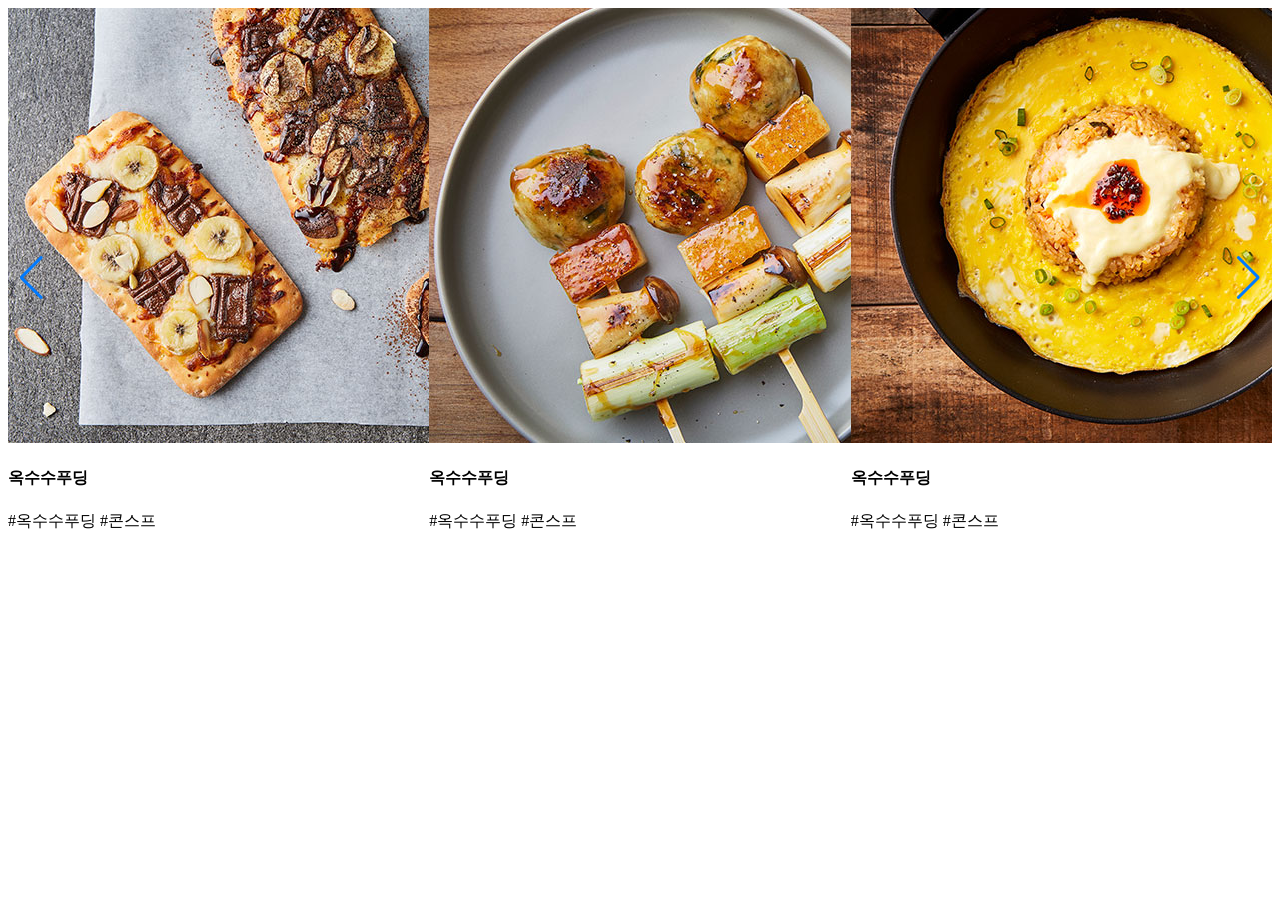
<file: 1/test.html>
<!DOCTYPE html>
<html lang="ko">
<head>
     <meta charset="UTF-8">
     <meta http-equiv="X-UA-Compatible" content="IE=edge">
     <meta name="viewport" content="width=device-width, initial-scale=1.0">
     <link rel="stylesheet" href="https://cdn.jsdelivr.net/npm/swiper@9/swiper-bundle.min.css" />
     <script src="https://cdn.jsdelivr.net/npm/swiper@9/swiper-bundle.min.js"></script>
     <title>Document</title>
</head>
<body>
     <div class="upgrade_slide">
          <div class="swiper upgradeSwiper">
              <div class="swiper-wrapper">
                  <div class="swiper-slide">
                      <img src="img/upimg01.jpg" alt="">
                      <div class="txt">
                          <h4>옥수수푸딩</h4>
                          <p>#옥수수푸딩 #콘스프</p>
                      </div>
                  </div>
                  <div class="swiper-slide">
                      <img src="img/upimg02.jpg" alt="">
                      <div class="txt">
                          <h4>옥수수푸딩</h4>
                          <p>#옥수수푸딩 #콘스프</p>
                      </div>
                  </div>
                  <div class="swiper-slide">
                      <img src="img/upimg03.jpg" alt="">
                      <div class="txt">
                          <h4>옥수수푸딩</h4>
                          <p>#옥수수푸딩 #콘스프</p>
                      </div>
                  </div>
                  <div class="swiper-slide">
                      <img src="img/recipe04.jpg" alt="">
                      <div class="txt">
                          <h4>옥수수푸딩</h4>
                          <p>#옥수수푸딩 #콘스프</p>
                      </div>
                  </div>
                  <div class="swiper-slide">
                      <img src="img/recipe05.jpg" alt="">
                      <div class="txt">
                          <h4>옥수수푸딩</h4>
                          <p>#옥수수푸딩 #콘스프</p>
                      </div>
                  </div>
              </div>
              <div class="next_prev">
                  <div class="swiper-button-next"></div>
                  <div class="swiper-button-prev"></div>
              </div>
              <!-- <div class="swiper-pagination kiz"></div> -->
          </div><!--mySwiper : END-->
      </div><!--bu : END-->
      <script>
          var upgradeSwiper = new Swiper(".upgradeSwiper", {
              loop: true, // 무한반복 여부
              // loopAdditionalSlides : 1,
              slidesPerView: 3,
              spaceBetween: 0,
              // pagination: {
              //     el: ".swiper-pagination",
              //     type: "fraction",
              // },
              navigation: {
                  nextEl: ".swiper-button-next",
                  prevEl: ".swiper-button-prev",
              },
          });
      </script>
</body>
</html>
</file>
<file: css/basic.css>
@charset  "UTF-8" ;
@import url('https://fonts.googleapis.com/css2?family=Noto+Sans+KR:wght@100;300;400;500;700;900&display=swap');
body{margin:0;padding:0;font-family: 'Noto Sans KR', sans-serif;box-sizing: border-box; background: #E6CF03;}
li{list-style: none;}
a{text-decoration:none;}
header{position: relative;}
.h_inner{position: relative;display: contents; width: 85%;margin:0 auto;;}

/* 헤더 */

header{
position: fixed;
width: 100%;
top:0;
left: 0;
z-index: 100;
}
header.on{}
header.on .header_top{height: 0;overflow: hidden;margin-top: -1px;}
header.on .gnb.rotate{
    background: #000 !important;
margin-top: 0;
height: 39px;
padding-top: 0;
        -webkit-transform: rotate(0deg);
        -moz-transform: rotate(0deg);
        -ms-transform: rotate(0deg);
        -o-transform: rotate(0deg);
            transform: rotate(0deg);

}
.on .rotate_n{

    -webkit-transform: rotate(0deg);
    -moz-transform: rotate(0deg);
    -ms-transform: rotate(0deg);
    -o-transform: rotate(0deg);
        transform: rotate(0deg);

}
.on h2{display: none;}
header.on h1 {width: 30px;position: absolute;top: 3px;left: 150px;z-index: 2;transition: 0.3s;}
/* header.on .topBtn{
    position: absolute;
    right: 7%;
    top: 3px;
    z-index: 10000;
    font-size: 25px;
    border: 0;
    background: none;
    cursor: pointer;
} */
.bng_btn{font-size: 0;border:0;background: #dcbb01;display: none;}
.on .gnb .tabMenu > li > a{pointer-events: none;}
.on .gnb .tabMenu > li {position: relative;}
.on .gnb .tabMenu > li:hover {} 
.on .gnb .tabMenu > li:nth-child(6) .subMenu{  
    left: 50%;
    transform: translateX(-50%);
}
.on .gnb .tabMenu > li:nth-child(9) .subMenu{  
    left: 50%;
    transform: translateX(-50%);
}
.on .gnb .tabMenu > li .subMenu{    position: absolute;
    top: 17px;
    left: 0px;
    padding: 12px;
    
} 
/* .on .gnb .tabMenu > li:nth-child(6) .subMenu{left: 20px;} */

/* header.on .gnb .h_inner ul li:hover .subMenu{left:20px} */
/* header .gnb .h_inner ul.tabMenu li:nth-child(6):hover .subMenu{} */

.on .gnb .tabMenu > li .subMenu::before{
    content: '';
    position: absolute;
    bottom: 10px;
    left: 25px;
    border: 10px solid transparent;
    border-bottom-color: rgba(255,255,255,0.9);
    z-index: -1;
} 
.on .gnb .tabMenu > li .subMenu li{    float: inherit;width: 100%;background: #fff;transition:0.3s} 
.on .gnb .tabMenu > li .subMenu li a{  color:#000;  font-size: 14px;font-weight: 400; display: inline-block;padding: 8px 10px;white-space: nowrap;text-align: left;transition: 0.3s;} 
.on .gnb .tabMenu > li .subMenu li:hover {background: rgb(255, 217, 0);    } 
.on .gnb .tabMenu > li .subMenu li:hover a{padding-left: 13px;    } 
.on .gnb .tabMenu > li.on .subMenu{display: block;} 
header .topBtn{opacity: 0;}
header.on .topBtn{position: absolute;top: 15px;right:150px;width: 20px;height: 20px;background: 
    none;border: 4px solid #fff;
    border-right-color: transparent !important;
    border-bottom-color: transparent !important;
    transform: rotate(45deg);cursor: pointer;opacity: .7;transition: 0.3s;}
header.on .topBtn img{display: none;
        -webkit-transform: rotate(-45deg);
    -moz-transform: rotate(-45deg);
    -ms-transform: rotate(-45deg);
    -o-transform: rotate(-45deg);
        transform: rotate(-45deg);
}

header.on .topBtn:hover{opacity: 1;}
header.on .gnb.rotate .h_inner ul{
}
header.on .gnb .h_inner ul li {cursor: context-menu;}
header.on .gnb .h_inner ul li.cusernone {pointer-events : none;}
header .gnb .h_inner ul li .subMenu{display: none;} 
/* header.on .gnb .h_inner ul li .subMenu{display: block;}  */
header.on .gnb .h_inner ul li:hover .subMenu{display: block;}

.header_top button{display: none;}
.header_top{transition: 0.8s;}
.header_top ul:first-child{float: left;}
.header_top ul:first-child li{float: left;height: 100%; padding: 0 10px;}
.header_top ul:first-child li.on{}
.header_top ul:first-child li.on a{opacity: 1;}
.header_top ul:first-child li.on a i{color:#ffd900}
.header_top ul:first-child li.on a i span{color:#fff}
.header_top ul:first-child li.on a::after{
    content: "";
    position: absolute;
    bottom:-3px;left: 0;
    width:100%;
    height: 5px;
    background: #ffd900;
}
.header_top ul:first-child li a{position: relative;color:#fff;padding:3px 0;display: block;
    width:100%;line-height: 30px;opacity: 0.5;}
.header_top ul:first-child li a i{vertical-align: middle;font-size: 20px; }
.header_top ul:first-child li a:hover i{color:#ffd900;opacity: 1;opacity: 1; }
.header_top ul:first-child li a:hover {opacity: 1; }
.header_top ul:first-child li a:hover span{color:#fff }
.header_top ul:first-child li a i span{display: inline-block;margin-top: -2px;font-size:13px; margin-left: 10px;letter-spacing:-1px;font-weight: 400;}
.header_top ul:nth-child(2){float:right;}
.header_top ul:nth-child(2) li{float: left;padding: 0 10px;}
.header_top ul:nth-child(2) li a{
    position: relative;color:#fff;height: 100%;display: block;
    width:100%;line-height: 30px;opacity: 0.5;
}
.header_top ul:nth-child(2) li a i{vertical-align: middle;font-size:20px;}
.header_top ul:nth-child(2) li a:hover {opacity: 1;}
.header_top ul:nth-child(2) li a:hover i{color:#ffd900}
.header_top ul:nth-child(2) li a i span{display: inline-block;margin-top: -2px;margin-left: 0px;letter-spacing:-1px;font-weight: 400;}


header h1{
    width: 105px;
    position: absolute;
    top: -26px;
    left:192px;
    z-index: 2;
    transition: 0.3s;

}
header h2{
    width: 145px;
    position: absolute;
    top: -25px;
    left: 298px;
    z-index: 2;   
    transition: 0.3s;
}
h2{font-size:50px;}
header h1 a{}
header h1 a img ,header h2 a img{width:100%}
header .header_top{background-color: #000;width:100%;height:40px;
position: relative; z-index: 2;transition: 0.3s;
}
header .gnb{
    background: rgb(255, 217, 0);
    position: relative;
    z-index: 1;
    padding-top: 2.8%;
    margin-left: -130px;
    margin-right: -130px;
    padding-left: 0;
    margin-top: -52px;
    padding-right: 0;
    -moz-box-shadow: 0 0 8px rgba(0,0,0,0.7);
    -webkit-box-shadow: 0 0 8px rgba(0,0,0,0.7);
    box-shadow: 0 0 8px rgba(0,0,0,0.7);
    height: 180px;
    margin-top: 3px;
    transition:  0.5s;

}

.rotate {transition: 0.3s;
    -webkit-transform: rotate(-4.5deg);  /* Chrome, Safari 3.1+ */
       -moz-transform: rotate(-4.5deg);  /* Firefox 3.5-15 */
        -ms-transform: rotate(-4.5deg);  /* IE 9 */
         -o-transform: rotate(-4.5deg);  /* Opera 10.50-12.00 */
            transform: rotate(-4.5deg);  /* Firefox 16+, IE 10+, Opera 12.10+ */
            -webkit-transform-origin: 0 0;
            -moz-transform-origin: 0 0;
            -o-transform-origin: 0 0;
            -ms-transform-origin: 0 0;
                transform-origin: 0 0;
}
.rotate_n {transition: 0.3s;
    -webkit-transform: rotate(4.5deg);  /* Chrome, Safari 3.1+ */
       -moz-transform: rotate(4.5deg);  /* Firefox 3.5-15 */
        -ms-transform: rotate(4.5deg);  /* IE 9 */
         -o-transform: rotate(4.5deg);  /* Opera 10.50-12.00 */
            transform: rotate(4.5deg);  /* Firefox 16+, IE 10+, Opera 12.10+ */
            -webkit-transform-origin: 0 0;
            -moz-transform-origin: 0 0;
            -o-transform-origin: 0 0;
            -ms-transform-origin: 0 0;
                transform-origin: 0 0;
}

header .gnb .h_inner ul{position: absolute;bottom:10px;left: 30%; transition: 0.3s;}
header .gnb .h_inner ul li{float: left;}
header .gnb .h_inner ul li:nth-child(1){width:78px;}
header .gnb .h_inner ul li:nth-child(2){width:92px;}
header .gnb .h_inner ul li:nth-child(3){width:76px;}
header .gnb .h_inner ul li:nth-child(4){width:103px;}
header .gnb .h_inner ul li:nth-child(5){width:89px;}
header .gnb .h_inner ul li:nth-child(6){width:190px;}
header .gnb .h_inner ul li:nth-child(7){width:70px;}
header .gnb .h_inner ul li:nth-child(8){width:106px;}
header .gnb .h_inner ul li:nth-child(9){width:268px;}
header .gnb .h_inner ul li.active a{color:#ffd900 !important;}
header .gnb .h_inner ul li a.active::after{
    display: block;
    content: "";
    position: absolute;
    bottom: -10px;
    left: 50%;
    transform: translateX(-55%);
    width: 35px;
    height: 10px;
    background: url(../img/menu_indicator.png)no-repeat;

}
header .gnb.active .h_inner ul li a{color:#ffd900 !important;}
header .gnb .h_inner ul li a{color:#000 ;position: relative;
    font-size: 21px;
    width: 100%;
    display: block;
    text-align: center;
    /* padding: 10px 10px 0px 5px; */
    text-transform: uppercase;
    font-weight: 600;
    font-family:'Noto Sans KR' ;

}
header.on .gnb .h_inner ul li a{color: #fff;font-weight: 500;;}

.tabBody{ width:100%;height: 0px;background: #ffd900;
    margin-top: -90px !important;

    -webkit-transform: skewY(-4.5deg);
    -moz-transform: skewY(-4.5deg);
    -ms-transform: skewY(-4.5deg);
    transform: skewY(-4.5deg);
}

.tabBody.active{display: block;height: 602px;
-moz-box-shadow: 0 0 8px rgba(0,0,0,0.7);
    -webkit-box-shadow: 0 0 8px rgba(0,0,0,0.7);
    box-shadow: 0 0 8px rgba(0,0,0,0.7);

}




@keyframes slidUp {
    0% {
        transform:skewY(4.5deg) translateY(-10%);
    }
    70% {
    
    }
    100% {
        -webkit-transform: skewY(4.5deg);
        -moz-transform: skewY(4.5deg);
        -ms-transform: skewY(4.5deg);
        transform: skewY(4.5deg) translateY(00%); 
    }

}


.tabBody li{display: none; padding-top:50px;overflow: hidden;}
.tabBody li>div{ }
.tabBody li.active>div.skew_n{ 
    animation:slidUp 0.2s ease-in !important ;
}
.tabBody li.active{display: block;}
/* header .gnb ul li a::after{
    content: "";
    position:absolute;
    bottom:0;left:0;
    width: 100%;
    height: 15px;;
    background: url('../img/menu_indicator.png')no-repeat;
    background-size: 100%;

    -moz-box-shadow: 0 0 8px rgba(0,0,0,0.7);
    -webkit-box-shadow: 0 0 8px rgba(0,0,0,0.7);
    box-shadow: 0 0 8px rgba(0,0,0,0.7)

} */





/* 헤더 탭컨텐 */

.gnb_content{}
.gnb_content .inner{width:1200px;margin:0 auto;padding:40px 0 ; display: flex;}
.gnb_content nav{width: 25%;padding: 10px 20px;}
.gnb_content nav{}
.gnb_content nav h3{font-size:20px;padding-bottom: 20px;}
.gnb_content nav ul{}
.gnb_content nav ul li{display: block;padding: 0;}
.gnb_content nav:first-child ul {padding-top: 40px;}
.gnb_content nav:first-child ul li{}
.gnb_content nav:first-child ul li a{font-size: 16px;display: inline-block;padding:10px;width:100%;border-bottom: 1px solid #fdb913;transition: 0.3s;}
.gnb_content nav:first-child ul li a:hover{background: #fdb913;padding-left: 15px;}

.gnb_content nav.nav2 ul{}
.gnb_content nav.nav2 ul li{}
.gnb_content nav.nav2 ul li a{display: flex;padding:10px;transition: 0.3s;
    border-top:1px solid #000;}
.gnb_content nav.nav2 ul li a p{font-size:12px;}
.gnb_content nav.nav2 ul li a span{font-size: 14px;line-height: 1.2em;margin-top:-2px;
    padding-left: 10px;;}


.gnb_content nav.nav2 ul li a:hover{background: #dcbb01;}
.gnb_content nav.nav2 ul li:last-child a {text-align: center;transition: 0.3s;background: #E6CF03; display: block;}
.gnb_content nav.nav2 ul li:last-child a .news_btn{padding: 10px;}
.gnb_content nav.nav2 ul li:last-child a:hover {background: #fdb913;}



.gnb_content nav.nav3 dl {text-align: center;background: #fff;padding: 10px 0;}
.gnb_content nav.nav3 dl dt {font-size:15px;}
.gnb_content nav.nav3 dl dd:nth-child(2) {display: flex;}
.gnb_content nav.nav3 dl dd:nth-child(2) span {width:48px;flex: 1;}
.gnb_content nav.nav3 dl dd:nth-child(2) span img {width:60%;}
.gnb_content nav.nav3 dl dd:nth-child(2) p{ line-height:2.5em;font-weight: bold;flex: 1;}
.gnb_content nav.nav3 dl dd:nth-child(2) p strong{font-size: 40px;}
.gnb_content nav.nav3 dl dd:nth-child(3) {padding: 10px 0;}
.gnb_content nav.nav3 dl dd:nth-child(4) img {width:30px;margin: 10px;}/*분대스로고*/
.gnb_content nav.nav3 dl dd:nth-child(5)  {font-size: 14px;;}
.gnb_content nav.nav3 dl dd:nth-child(5) span {display: block;font-size: 14px;margin-top: 3px;}



.gnb_content nav.nav3 dl:nth-child(2) {text-align: center;color: #fff; background: #000;padding: 10px 0;}
.gnb_content nav.nav3 dl:nth-child(2) dt {font-size:15px;}
.gnb_content nav.nav3 dl:nth-child(2) dd:nth-child(2) {display: flex;}
.gnb_content nav.nav3 dl:nth-child(2) dd:nth-child(2) span {width:48px;flex: 1;}
.gnb_content nav.nav3 dl:nth-child(2) dd:nth-child(2) span img {width:60%;}
.gnb_content nav.nav3 dl:nth-child(2) dd:nth-child(2) p{ line-height:2.5em;font-weight: bold;flex: 1;}
.gnb_content nav.nav3 dl:nth-child(2) dd:nth-child(2) p strong{font-size: 40px;}
.gnb_content nav.nav3 dl:nth-child(2) dd:nth-child(3) {padding: 10px 0;}
.gnb_content nav.nav3 dl:nth-child(2) dd:nth-child(4) img {width:30px;margin: 10px;}/*분대스로고*/
.gnb_content nav.nav3 dl:nth-child(2) dd:nth-child(5)  {font-size: 14px;;}
.gnb_content nav.nav3 dl:nth-child(2) dd:nth-child(5) span {display: block;font-size: 14px;margin-top: 3px;}



.gnb_content nav.nav4  {}
.gnb_content nav.nav4 img {width:100%; border-top:1px solid #000;padding-top:5px;}
.gnb_content nav.nav4 dl {}
.gnb_content nav.nav4 dl dt {font-size:16px;padding: 10px 0;line-height: 1.2em;}
.gnb_content nav.nav4 dl dd {font-size:14px;line-height: 1.4em;}
.gnb_content nav.nav4 a{display: block;text-align: center;font-weight: bold;}

.gnb_content nav.nav4 a{background: #dcbb01;margin-top: 10px;; border-top:1px solid #000}
.gnb_content nav.nav4  a {text-align: center;transition: 0.3s;background: #E6CF03; display: block;}
.gnb_content nav.nav4  a {padding: 20px;}
.gnb_content nav.nav4  a:hover {background: #fdb913;}




.gnb_content nav.nav5 ul{border-top:1px solid #000;}
.gnb_content nav.nav5 ul li{}
.gnb_content nav.nav5 ul li a{display: flex;transition: 0.3s;padding: 10px 5px;
    }
.gnb_content nav.nav5 ul li a p{font-size:12px;font-weight: bold;;}
.gnb_content nav.nav5 ul li a span{font-size: 14px;margin-top:-2px;transition: 0.3s;
    padding-left: 10px;;}


.gnb_content nav.nav5 ul li a:hover{background: #dcbb01;}
.gnb_content nav.nav5 ul li a:hover span{padding-left: 5px;}





.gnb_content nav.nav6  {width: 25%;}
.gnb_content nav.nav6 img {width:100%;}
.gnb_content nav.nav6 dl {}
.gnb_content nav.nav6 dl dt {font-size:16px;padding: 10px 0;}
.gnb_content nav.nav6 dl dd {font-size:15px;line-height: 1.2em;}
.gnb_content nav.nav6 a{display: block;text-align: center;font-weight: bold;}

.gnb_content nav.nav6 a{background: #dcbb01;margin-top: 10px;; border-top:1px solid #000}
.gnb_content nav.nav6  a {text-align: center;transition: 0.3s;background: #E6CF03; display: block;}
.gnb_content nav.nav6  a {padding: 20px;}
.gnb_content nav.nav6  a:hover {background: #fdb913;}



.swiper-container {
    width: 100%;
    height: auto;
    margin: 50px auto;
}










/* ----------------비주얼 -----------------------*/

.wr{
    /* margin-top: calc(-3.9% - 11px); */
    position: relative;
    z-index: 0;
}

.skew{
    margin-top: -2px;
    -webkit-transform: skewY(-4.5deg);
    -moz-transform: skewY(-4.5deg);
    -ms-transform: skewY(-4.5deg);
    transform: skewY(-4.5deg);transition: 0.3s;
}
.skew_n{
    margin-top: -2px;
    -webkit-transform: skewY(4.5deg);
    -moz-transform: skewY(4.5deg);
    -ms-transform: skewY(4.5deg);
    transform: skewY(4.5deg);transition: 0.3s;
}
.swiper-container.visual{height: 600px;margin:0;z-index: 0;    margin-top: 138px;}

.visual{width: 100%; height:600px;background: #000;}
.visual .img{width:100%; height: 100%;position: relative;overflow: hidden;
background: url('../img/baner01.jpg')no-repeat center ;
background-size: cover;transition: 0.6s;
/* transform: translateX(200%); */
}
.visual .swiper-slide-active .img{
    /* transform: translateX(00%); */
}
.visual .swiper-slide:nth-child(1) .img{
background: url('../img/baner04.jpg')no-repeat center ;
background-size: cover;

}
.visual .swiper-slide:nth-child(2) .img{
/* background: url('../img/baner01.jpg')no-repeat center ; */

}
.visual .swiper-slide:nth-child(3) .img{
background: url('../img/baner02.jpg')no-repeat center ;
background-size: cover;

}
.visual .swiper-slide:nth-child(4) .img{
background: url('../img/baner03.jpg')no-repeat center ;
background-size: cover;

}
.visual .swiper-slide:nth-child(5) .img{
    background: url('../img/baner04.jpg')no-repeat center ;
    background-size: cover;
    
}

li.swiper-pagination-bullet {
    width: auto;
    height: auto;
    display: inherit;
    border-radius: 0;
    background: #000;
    opacity: 1;
}


.swiper-slide-active .visual_txt{
    transform: skewY(4.5deg) translatex(0);  /* Firefox 16+, IE 10+, Opera 12.10+ */
opacity: 1;

}
.visual_txt {
    position: absolute;top:50%;left:5%;z-index: 2;
    -webkit-transform: skewY(4.5deg);  /* Chrome, Safari 3.1+ */
    -moz-transform: skewY(4.5deg);  /* Firefox 3.5-15 */
     -ms-transform: skewY(4.5deg);  /* IE 9 */
      -o-transform: skewY(4.5deg);  /* Opera 10.50-12.00 */
         transform: skewY(4.5deg) translatex(-150%);  /* Firefox 16+, IE 10+, Opera 12.10+ */
        opacity: 0;
transition: 0.8s ease-in-out;
    -webkit-transform-origin: 0 0;
    -moz-transform-origin: 0 0;
    -o-transform-origin: 0 0;
    -ms-transform-origin: 0 0;
    transform-origin: 0 0;

}
.visual_txt dt{display: inline-block;padding:5px 10px; font-size:20px;font-weight: 600;
    color:#000;background: #ffd900;}
.visual_txt dd{ font-size:35px;background: #000;padding:5px 10px; color: #fdb913;
margin-left:0;margin-top:20px;}
.visual_txt dd:last-child { font-size:15px;color: #fff;background: none;}

.visual .ul{ position: absolute;right:3% ;top:5%;z-index: 1;transition: 0.3s;
    bottom: auto !important;
    left: auto !important;
    width: auto !important;
    margin-top: -2px; /*
    -webkit-transform: rotate(1.5deg);
    -moz-transform: rotate(1.5deg);
    -ms-transform: rotate(1.5deg);
    transform: skewY(4.5deg); 
    transform: rotate(-1.5deg); 
*/    transform: skewY(4.5deg) rotate(-6deg);
}
.visual .ul li{
    width: 250px;
    height: 100px;
    border: 2px solid #fff;
    margin: 0 0 2px !important;
    padding: 0;
    background: #ffd900;
    list-style: none;
    cursor: pointer;
    position: relative;
    z-index: 5;
    -webkit-transition: margin 0.2s ease;
    -moz-transition: margin 0.2s ease;
    transition: margin 0.2s ease;
    -webkit-box-shadow: 0 0px 5px #000;
    -moz-box-shadow: 0 0px 5px #000;
    box-shadow: 0 0px 5px #000;

}
.visual .ul li.swiper-pagination-bullet-active{
    -webkit-transition: opacity 0.2s ease;
    -moz-transition: opacity 0.2s ease;
    transition: opacity 0.2s ease;
    border-color: #ffd900 !important;
    margin: 5px -10px !important;
}

.visual .ul li:hover{
    margin: -5px -10px;
    position: relative;
    z-index: 7;
    border-color: #ffd900 !important;
}
.visual .ul li span{
    opacity: 0;
    background: rgba(255,230,0,0.8);
    position: absolute;
    left: 0;
    bottom: 0;
    width: 100%;
    margin: 0 -2px -2px -2px;
    padding: 3px 0 0 4px;
    text-align: center;
    font-size:15px;
    -webkit-transition: opacity 0.2s ease;
    -moz-transition: opacity 0.2s ease;
    transition: opacity 0.2s ease;
}
.visual .ul li:hover span{
    opacity: 1;
}
.visual .ul li img{width:100%;height: 100%; object-fit: cover;}


.content1{background: #ddd;
    /* background: url(../img/new01.jpg); */
    width:100%;
    overflow: hidden;padding: 70px 0 80px;
}
.content1 > ul{display: flex;transform: skewY(4.5deg);padding-left: 0;transition: 0.3s;}
.content1 > ul > li{flex: 1;text-align: center;position: relative;}
.content1 > ul > li:nth-child(2){flex: 2;z-index: 2;}
.content1 > ul > li:nth-child(2)::after{
    content: "";
    position: absolute;
    top: -50%;
    left: 0;
    width: 100%;
    height: 200%;
    background: #000;
    opacity:1;
    z-index: -4;

}
.content1 > ul > li:nth-child(2)::before{
    content: "";
    position: absolute;
    top: -50%;
    left: 0;
    width: 100%;
    height: 200%;
    background: url(../img/new01.jpg)no-repeat;
    background-size: 100%;
    background-position: center;
    opacity: 0.4;
    z-index: -2;
}
.content1 > ul > li > div {}
.content1 > ul > li:nth-child(1):after{
    content: '';
    background:inherit;
    position: absolute;
    height: 300%;
    width: 100%;
    top: -100%;
    left: 0;
    background:#222;
    z-index: -1;
}
.content1 > ul > li:nth-child(3):after{
    content: '';
    background:inherit;
    position: absolute;
    height: 300%;
    width: 100%;
    top: -100%;
    left: 0;
    background:#eee;
    z-index: -1;
}
.content1 > ul > li > div h3 {margin:10px 0 50px; font-size:30px;font-weight: bold;}
.content1 > ul > li:nth-child(2) > div h3 {color:#fff;}
.content1 > ul > li:first-child > div h3 {color:#fff;}
.content1 > ul > li > div .score {display: flex;color:#fff;}
.content1 > ul > li > div .score div{width:33.33%;position: relative;color:#fff;}
.content1 > ul > li > div .score div p{width:50%;margin:0 auto;color:#fff;}
.content1 > ul > li:first-child > div .score div p{color:#fff;
    position: absolute;top:50%;left:50%;transform: translate(-50%,-50%);
}
.content1 > ul > li:first-child > div .score div:last-child p{}
.content1 > ul > li > div .score div:nth-child(1) {}
.content1 > ul > li > div .score div:nth-child(2) {font-size:45px;font-weight: bold;}
.content1 > ul > li:nth-child(1) > div .score div {color:#fff}
.content1 > ul > li:nth-child(1) > div dl {text-align:center;padding-top:5%;}
.content1 > ul > li:nth-child(1) > div dl dt {color:#ffff;font-size:20px;}
.content1 > ul > li:nth-child(1) > div dl dt strong{color:#fdb913;vertical-align: bottom;}
.content1 > ul > li:nth-child(1) > div dl dd {margin-top:20px; color:#fff;margin-left:0;font-size:15px;line-height:30px;;}
.content1 > ul > li:nth-child(1) > div .score div:nth-child(3) {}
.content1 > ul > li:nth-child(1) > div .score div:nth-child(3) dl{}
.content1 > ul > li:nth-child(2) > div .score div:nth-child(2) {position: relative;top:-13px; font-size:75px;}
.content1 > ul > li:nth-child(2) > div .score div:nth-child(2) span{font-size:50px;color:#ffd900; width:100%; position: absolute;top:35%;left:50%;transform: translate(-50%,-50%);}
.content1 > ul > li:nth-child(2) > div .score div:nth-child(2) span strong{color:#fff;position: relative;top:-5px;}
.content1 > ul > li:nth-child(2) > div .score div img{width:120px !important;float: left;margin-top:-30px;padding-left:20px;}
.content1 > ul > li:nth-child(2) > div .score div:last-child img{float: right;padding-right:20px;}
.content1 > ul > li:nth-child(2) > div .score div span{float: right;font-size:30px;font-weight: bold;;}
.content1 > ul > li:nth-child(2) > div .score div:last-child span{float: left;color:#fff;}
.content1 > ul > li > div .score div:nth-child(3) {}
.content1 > ul > li > div .score div:nth-child(1) img{width: 100%;}
.content1 > ul > li > div .score div:nth-child(3) img{width: 100%;}


.content1 > ul > li:nth-child(3) > div dl{}
.content1 > ul > li:nth-child(3) > div dl:nth-child(2) dt{margin-top:-25px;}
.content1 > ul > li:nth-child(3) > div dl dt{font-weight: bold;margin-top: 20px;}
.content1 > ul > li:nth-child(3) > div dl dd{margin-top: 10px;}



.content1 .game_con2_list{ 
    line-height: 35px;
    display: flex;
    margin: 55px auto 0;
    width: 100%;
    padding: 0 10px;

}
.content1 .game_con2_list li{position:relative;color:#fff;transition: 0.3s;
    flex:1;font-weight: bold;font-size:16px;}
/* .content1 .game_con2_list li:last-child {padding: 0 80px;} */
.content1 .game_con2_list li a{transition: 0.3s;
    display: block;
    margin: 0 auto;
    font-weight: 500;
    width: 60%;
    height: 40px;
    line-height: 38px;
    margin-top: 0px;
    
    color: #111;
}
.content1 .game_con2_list li:nth-child(1){
    content: "";
    display: inline-block;
    height: 40px;
    background: url(../img/sprite_icons.png)no-repeat;
    background-position: 15px -200px;
    text-indent: 50px;
}

.content1 .game_con2_list li:nth-child(2){
    content: "";
    display: inline-block;
    height: 40px;
    background: url(../img/sprite_icons.png)no-repeat;
    background-position: 25px -310px;
    text-indent: 75px;
}

.content1 .game_con2_list li:nth-child(4) a{position: relative;overflow: hidden;}
.content1 .game_con2_list li:nth-child(4) a::after{
    content: "";
    display: inline-block;
    position: absolute;
    top:0;
    left: 0;
    width: 100%;
    height: 100%;
    background: #ffd900;
    z-index: -2;
}
    .content1 .game_con2_list li:nth-child(4) a::before{
    content: "";
    display: inline-block;
    position: absolute;
    top:0;
    left: 0;
    width: 00%;
    height: 100%;
    background: url(../img/pngwing.com.png)no-repeat #fff right;
    background-size: 40px;
    transition: 0.1s ease-in;
    z-index: -1;
}
.content1 .game_con2_list li:nth-child(4) a:hover::before{

width: 120%;
}

.content2{background: #000;display: inline-block;width:100%;overflow: hidden;}
.content2 h2{color:#fff;text-align: center;font-size:50px;
    font-weight: bold; margin: 100px 0 50px;}
.content2 .inner{
    width: 1770px;
    margin: 0 auto;


    overflow: visible;
    -webkit-transform: skewY(4.5deg);
    -moz-transform: skewY(4.5deg);
    -ms-transform: skewY(4.5deg);
    transform: skewY(4.5deg);
}


.content2 .new_ul1{float: left; padding:0;width:80%;transition: 0.3s;}
.content2 .new_ul1 li{float: left;width:25%;padding-left: 20px;margin-top: 20px;transition: 0.3s;
    position:relative;}
.content2 .new_ul1 li:nth-child(1){width:50%;padding-left: 0;}
.content2 .new_ul1 li:nth-child(2){width:50%;}
.content2 .new_ul1 li ul li:nth-child(1){width:50%;margin-top: 0;}
.content2 .new_ul1 li ul li:nth-child(2){width:50%;margin-top: 0;}
.content2 .new_ul1 li:nth-child(4){height: 130px;}
.content2 .new_ul1 li:nth-child(3){width: 50%;min-height: 156px;}
.content2 .new_ul1 li:nth-child(3) .img{width: 100%;height: 100%;}
.content2 .new_ul1 li:nth-child(3) .img img{border: 12px solid #ffd900;}
.content2 .new_ul1 li:nth-child(4){padding-left: 0;}
.content2 .new_ul1 li a{display: block;width: 100%;height: 100%;transition: 0.3s;;}
/* .content2 .new_ul1 li a:hover dd{} */
.content2 .new_ul1 > li:first-child a > .img{
    width: 100%;
    overflow: hidden;
    max-height: 473px;
    height: auto;}
.content2 .new_ul1 li a > .img{width:100%;height: 250px;overflow: hidden;}

.content2 .new_ul1 li > div{width: 100%;transition: 0.3s;}
.content2 .new_ul1 li:nth-child(4) > div{height: 130px;}
.content2 .new_ul1 li > a >div span{position:absolute;top:0;right:0;text-indent: 10px;
    font-size:12px;width:90px;line-height:23px;; height: 25px;
    font-weight: bold; background: #fff;color: #000;}
.content2 .new_ul1 li > a >div span::before{
    border-bottom: 26px solid transparent;
    border-right: 5px solid #FFFFFF;
    border-top: 0;
    top: 0;
    content: "";
    display: inline-block;
    height: 0;
    left: -5px;
    position: absolute;
    width: 0px;

}
.content2 .new_ul1 li > a >div img{width: 100%;object-fit: cover;}
.content2 .new_ul1 li > a dl{background-color: #fff;}

.content2 .r_baner{margin-top: 20px; position: relative; float: left;width: 20%;padding-left: 20px;}
.content2 .r_baner img{width: 100%;}
.content2 .r_baner span{
    position:absolute;top:0;right:0;text-indent: 10px;
    font-size:12px;width:80px;line-height:23px;; height: 25px;
    font-weight: bold; background: #fff;color: #000;
}
.content2 .r_baner span::before{
    border-bottom: 26px solid transparent;
    border-right: 5px solid #FFFFFF;
    border-top: 0;
    top: 0;
    content: "";
    display: inline-block;
    height: 0;
    left: -5px;
    position: absolute;
    width: 0px;

}

.content2 .new_ul1 li a > dl{padding: 20px;transition: 0.1s ease-in-out; }
.content2 .new_ul1 li a:hover > dl{background: #ffd900;}
.content2 .new_ul1 li a > dl dt{
    font-size: 1.43em;
    line-height: 1.2;
    font-weight: bold;
    margin-bottom: 10px;
    overflow: hidden;
    white-space: normal;
    text-overflow: ellipsis;
    display: -webkit-box;
    -webkit-line-clamp: 2;
    -webkit-box-orient: vertical;
    word-break: keep-all;

}
.content2 .new_ul1 > li:first-child a > dl dd{
    -webkit-line-clamp: 3;
}
.content2 .new_ul1 li:first-child a > dl dd{
    min-height: auto;;
}
.content2 .new_ul1 li a > dl dd{
    font-size: 16px;min-height: 120px;;
    line-height: 1.5em;
    overflow: hidden;
    white-space: normal;
    text-overflow: ellipsis;
    display: -webkit-box;
    -webkit-line-clamp: 5;
    -webkit-box-orient: vertical;
    word-break: keep-all;  
}


.news_plus{text-align: center;display: inline-block;width: 100%;margin: 100px 0;}
.news_plus a{position: relative; display: inline-block;font-size: 20px;color: #000; 
    background: #171717;color:#ffd900;overflow: hidden;
padding: 20px 40px;}



.news_plus a::before{content: "";
    content: "";
    position: absolute;
    bottom: 0;
    left: 0;
    width: 100%;
    height: 10px;
    background: url(../img/pol.png)no-repeat 100%;
    background-size: cover;
    background-position: 0% 2.5%;
    transition: 0.2s;
    transform: translateX(-100%);
}
.news_plus a:hover::before{transform: translateX(00%);}





.content3 {display: inline-block;width: 100%; padding: 200px 0;
background: #121212;overflow: hidden;}
.content3 .inner{
    width: 1770px;
    margin: 0px auto;
}
.content3 h2{
    color: #fff;
    text-align: center;
    font-size: 50px;
    font-weight: bold;
    margin: -50px 0 100px;
}

.content3 ul{}
.content3 ul li{float: left;width:12.57%;padding-left:10px;}
.content3 ul li:first-child{margin-left: -10px;;}
.content3 ul li > div{width:100%;overflow: hidden;}
.content3 ul li > div a{position: relative;}
.content3 ul li > div a .img{z-index: 1; width: 100%;background: #171717;
    overflow: hidden;position: relative;}

.content3 ul li > div a .img::after{
    content: "";
    position: absolute;
    top:50%;
    left: 0;
    display: inline-block;
    background: #fff;
    width: 100%;
    height:100%;
    z-index: -1;
    opacity: 0;;
    transform:translateY(-50%);
    transition: 0.3s;
}
.content3  ul li > div a:hover .img::after{
opacity: 1;
height: 100%;



} 
.content3 ul li > div a .img img{width:100%;}
.content3 ul li > div a .img .p1{
    /* transform: skewX(-20deg); */
}
.content3  ul li > div a .img img {transition: 0.3s;}
.content3  ul li > div a:hover .img img {transform: scale(1.03);}
    .content3  ul li > div a .img .p1 {
    position: absolute;
    top: -10px;
    right: 20px;
    width: 40px;
    height: 70%;
    background: #ffd900;
    opacity: 0.8;
    transform: skewX(-20deg) translate(0,-100%);   
    transition: 0.1s;
}
/* .content3 .inner ul li > div a .img .p1 span{    position: absolute;
    width: 100%;
    height: 100%;
    background: red;

} */
    
.content3  ul li > div a:hover .img .p1{
    transform: skewX(-20deg) translate(0,0px);   
    /* top: -70px; */

}

.content3  ul li > div a .img .p2{
    position: absolute;
    top: -40px;
    right: -20px;
    width: 40px;
    height: 70%;
    background: #000;
    transform: skewX(-20deg) translate(0,-100%);   
    transition: 0.4s ease-in-out;
}
.content3  ul li > div a:hover .img .p2{
    animation-delay: 0.4s;
    transform: skewX(-20deg) translate(0,0px);

}
.content3  ul li > div a .img .p3{
    position: absolute;
    bottom: 0px;
    right: 70px;
    width: 10px;
    height: 40%;
    background: #fff;
    transform: skewX(-20deg) translate(0,100%);
    transition: 0.4s ease-in-out;

}
.content3  ul li > div a:hover .img .p3{
    animation-delay: 0.4s;
    transform: skewX(-20deg) translate(0,0px);

}

.content3  ul li > div a .img .p4{
    position: absolute;
    top: -140px;
    left: 43px;
    width: 40px;
    height: 70%;
    background: #000;
    transform: skewX(-20deg) translate(0,-100%);   
    transition: 0.5s ease-in-out;


}
.content3  ul li > div a:hover .img .p4{
    animation-delay: 0.4s;
    transform: skewX(-20deg) translate(0,0px);
}

.content3 ul li > div a dl{}
.content3 ul li > div a dt{margin-top: 20px;;}
.content3 ul li > div a dt span{font-size:16px;}
.content3 ul li > div a dt span:nth-child(1){color:#ffd900;font-weight: bold;;}
.content3 ul li > div a dt span:nth-child(1)::after{
    content: "";
    display: inline-block;
    vertical-align: middle;
    width: 3px;
    height: 15px;
    background: #838383;
    transform: skewX(-20deg);
    margin: 0 8px;
}
.content3 ul li > div a dt span:nth-child(2){color:#fff;}
.content3 ul li > div a dd{position: relative;
    width: 100%;height: 2px;;margin-top:25px;
}


.content3 ul li > div a dd::after{
    content: "";position: absolute;top:0;right:0 ;
    z-index: 1;width: 100%;height: 100%;background: #838383;
    transition: 0.3s;
    
}
.content3 ul li > div a:hover dd::after{
    width:0;
    

} 

.content3 ul li > div a dd::before{
    content: "";position: absolute;top:0;left:0;
    z-index: 2;width: 00%;height: 100%;background: #ffd900;
    transition: 0.3s;


}
.content3 ul li > div a:hover dd::before{
    width:100%;
    /* animation-delay: 5s; */

    animation:ball 0.5s ease-in  ;} 





@keyframes ball {
    0% {
    width: 00;
    }
    70% {
    width: 00%;
    }
    100% {
        width: 100%;
    }

}




.content4 .inner{    
    /* width: 1770px; */
    width:100%;
    /* padding: 110px 175px 0; */
    padding: 110px 70px 0;
    margin: 0px auto;
    position: relative;
}

.content4{background: url('../img/Shopzeile_Merchandising_bg.png')no-repeat center center;height: 340px;
background-size: cover; position: relative;transition: 0.3s;}
.content6{background: url('../img/Stadiontour.jpg');overflow: hidden;transition: 0.3s;}

.content4 img{
    position: absolute;
    right: 10.5%;
    top: -86px;
    width: 440px;
    transition: 0.3s;
}
.content6 img{
position: absolute;
right: 185px;
top: 25px;
width: 440px;}
.content4 dl{}
.content4 dl dt{font-size: 55px;color:#ffd900;font-weight: 400;line-height: 1.2em;text-shadow: 0px 0px 10px #000;}
.content6 dl dt{font-size: 55px;color:#000;font-weight: 400;line-height: 1.2em;text-shadow: 0px 0px 10px #dcbb0184;}
.content4 dl dd{margin-top: 30px;    width: 140px;overflow: hidden;
    height: 40px;}
.content4 dl dd a{
    display: block;
    position: relative;
    width: 100%;
    height: 100%;
    line-height: 25px;
    background: #ffd900;
    font-size: 20px;
    padding: 5px 20px;
}
.content4 dl dd a::after{
    content: "";
    position: absolute;
    top: 0;
    right: 15px;
    width: 5px;
    height: 00%;
    background: #000;
    transition: 0.2s;
}
.content4 dl dd a::before{
    content: "";
    position: absolute;
    top: 0;
    right: 7px;
    width: 5px;
    height: 00%;
    background: #000;
    transition: 0.1s;
}

.content4 dl dd a:hover::after{
height: 100%;
}

.content4 dl dd a:hover::before{
height: 100%;
}

.content4 dl dd a:hover{}


.content5{background: #000;}
.content5 .inner{}
.content5 .inner h2{
    color: #fff;
    text-align: center;
    font-size: 50px;
    font-weight: bold;
    padding: 100px 0px;

}
.content5 .inner ul{display: flex;align-items: baseline;overflow: hidden;}
.content5 .inner ul li{flex: 1;margin-left:35px;}
.content5 .inner ul li:first-child{margin-left:0px;}
.content5 .inner ul li a{display: block;width: 100%;height: 103%;position: relative;transition: 0.3s;}
.content5 .inner ul li a img{width: 100%;height: 100%;transform: scale(1.07);
    transition: 0.3s;
    /* position: absolute;
top:50%;left:50%;transform: translate(-50%,-50%); */
}


.content5 .inner ul li a:hover img{width: 100%;height: 100%;transform: scale(1.08);}


.content7{background: #ffd900;padding: 60px 0;}
.content7 ul{overflow: hidden;display: flex;}
.content7 ul li{position: relative;height: 350px; overflow: hidden;margin: 1px;transition: 0.3s ease-in;
    border: 3px solid #ffd900;}
.content7 ul li a{position: relative; display: block;width:100%;height: 100%;transition: 0.3s;}
.content7 ul li:hover a img:nth-of-type(1){transform: scale(1.1);}
    .content7 ul li a img:nth-of-type(1){
    position: relative;
    width: 100%;
    height: 115%;
    margin-top: -25px;
    margin-left: 0px;
    object-fit: cover;
    transition: 0.5s;
}
.content7 ul li a .bg_b{position: relative;width:100%;height:100%;}
.content7 ul li a .bg_b::after{
    position: absolute;
    content: "";
    top: -37px;
    left: 0;
    width: 100%;
    height: 134%;
    z-index: 1;
    background: rgba(0,0,0,0.5);
}
.content7 ul li a img:nth-of-type(2){position: absolute;top:50%;left:50%;
transform: translate(-50%,-50%);}
.content7 ul li a p{display: none; position: absolute;top:50%;left:50%;z-index: 1;transform: translate(-50%,-50%);}
/* .content7 ul li:hover a{z-index: 2;} */
.content7 ul li a::after{transition: 0.3s;}
.content7 ul li a::after{
    position: absolute;
    content: "";
    top: -37px;
    left: 0;
    width: 100%;
    height: 134%;
    z-index: 2;
    opacity: 0.7;
    background: rgba(255, 230, 0,0.8);opacity: 0;
}
.content7 ul li a:hover::after{
opacity: 1;
}
.content7 ul li:hover a p{display: block;z-index: 3;font-weight: bold;line-height: 1.5em; font-size: 30px;text-align: center;}
.content7 ul li:hover {border:3px solid #000}
/* .content7 ul li:hover img{opacity:1;} */
.content7 ul li:hover a p span{font-size:16px;display: block;margin:0 0 10px;}












.content8{background: #000;display: inline-block;width:100%;padding-bottom:50px ;overflow: hidden;}
.content8 h2{color:#fff;text-align: center;font-size:50px;
    font-weight: bold; margin: 100px 0 50px;}
.content8 .inner{
    width: 1770px;
    margin: 0 auto;


    overflow: visible;
    -webkit-transform: skewY(4.5deg);
    -moz-transform: skewY(4.5deg);
    -ms-transform: skewY(4.5deg);
    transform: skewY(4.5deg);
}


.content8 .new_ul1{float: left; padding:0;width:100%;}
.content8 .new_ul1 li{float: left;width:20%;padding-left: 20px;margin-top: 20px;
    position:relative;}
.content8 .new_ul1 li:nth-child(1){padding-left: 0;}
/*.content8 .new_ul1 li:nth-child(2){width:50%;}
.content8 .new_ul1 li ul li:nth-child(1){width:50%;margin-top: 0;}
.content8 .new_ul1 li ul li:nth-child(2){width:50%;margin-top: 0;} 
.content8 .new_ul1 li:nth-child(4){height: 130px;}
.content8 .new_ul1 li:nth-child(3){width: 50%;height: 159px;}
.content8 .new_ul1 li:nth-child(3) .img{width: 100%;height: 100%;}
.content8 .new_ul1 li:nth-child(3) .img img{border: 12px solid #ffd900;}
.content8 .new_ul1 li:nth-child(4){padding-left: 0;}*/
.content8 .new_ul1 li a{display: block;width: 100%;height: 100%;;}
/* .content2 .new_ul1 li a:hover dd{} 
.content8 .new_ul1 > li:first-child a > .img{
    width:100%;height: 500px;overflow: hidden;}*/
.content8 .new_ul1 li a > .img{width: 100%;
    max-height: 415px;
    height: auto;
    overflow: hidden;}

.content8 .new_ul1 li > div{width: 100%;}
.content8 .new_ul1 li:nth-child(4) > div{height: 130px;}
.content8 .new_ul1 li > a >div span{
    position: absolute;
    top: 0;
    right: 0;
    text-indent: 5px;
    font-size: 20px;
    width: 40px;
    line-height: 28px;
    height: 35px;
    font-weight: bold;
    background: #ffd900;
    color: #000;
}
.content8 .new_ul1 li > a >div span i{
}
.content8 .new_ul1 li > a >div span::before{
    border-bottom: 35px solid transparent;
    border-right: 10px solid #ffd900;
    border-top: 0;
    top: 0;
    content: "";
    display: inline-block;
    height: 0;
    left: -10px;
    position: absolute;
    width: 0px;

}
.content8 .new_ul1 li > a >div img{width: 100%;}
.content8 .new_ul1 li > a dl{background-color: #fff;}


.content8 .new_ul1 li a > dl{padding: 20px;transition: 0.1s ease-in-out; }
.content8 .new_ul1 li a:hover > dl{background: #ffd900;}
.content8 .new_ul1 li a > dl dt{
    font-size: 1.43em;
    line-height: 1.3;
    font-weight: bold;
    margin-bottom: 10px;

    overflow: hidden;
    white-space: normal;
    text-overflow: ellipsis;
    display: -webkit-box;
    -webkit-line-clamp: 2;
    -webkit-box-orient: vertical;
    word-break: keep-all;

}
/* .content8 .new_ul1 > li:first-child a > dl dd{
    -webkit-line-clamp: 3;
} */
    .content8 .new_ul1 li a > dl dd{
    font-size: 16px;
    line-height: 1.5em;
    overflow: hidden;
    white-space: normal;
    text-overflow: ellipsis;
    display: -webkit-box;
    -webkit-line-clamp: 4;
    -webkit-box-orient: vertical;
    word-break: keep-all;  
}





.content9 {padding: 100px 0 50px;position: relative;overflow: hidden;
background: url("../img/section9.jpg")no-repeat center;
background-size:cover;
border-bottom:5px solid #ffd900;;
}
main{position: relative;}
main::after{
    content: "";
    width: 100%;
    height: 78px;
    background: #000;
    position: absolute;
    bottom: 0;
    left: 0;
    z-index: -2;
} 
.content9 h2::before{
    content:"";
    display: inline-block;
    
}
.content9 h2{    color: #fff;
    text-align: center;
    font-size: 50px;
    font-weight: bold;
    margin: -50px 0 100px;}
.content9 .inner{
    width: 1770px;
    margin: 0 auto;


    overflow: visible;
    -webkit-transform: skewY(4.5deg);
    -moz-transform: skewY(4.5deg);
    -ms-transform: skewY(4.5deg);
    transform: skewY(4.5deg);
}





.dolmon_logo::before {
    content: "";
    display: inline-block;
    width: 30px;
    height: 30px;
    background: url('../img/logo-bvb.svg')no-repeat;
    background-size: 100%;
    vertical-align: bottom;
    margin:0 10px 0 0;
}
.dolmon_logo2::before {
    content: "";
    display: inline-block;
    width: 30px;
    height: 30px;
    background: url('../img/muin.png')no-repeat;
    background-size: 100%;
    vertical-align: bottom;
    margin:0 10px 0 0;
}
.dolmon_logo3::before {
    content: "";
    display: inline-block;
    width: 50px;
    height: 30px;
    background: url('../img/oni.svg')no-repeat center;
    background-size: 100%;
    vertical-align: text-top;
    margin:0 10px 0 0;
}
.dolmon_logo4::before {
    content: "";
    display: inline-block;
    width: 30px;
    height: 42px;
    background: url(../img/ranking4.png)no-repeat;
    background-size: 100%;
    vertical-align: middle;
    margin: 0 10px 0 0;
}
.dolmon_logo5::before {
    content: "";
    display: inline-block;
    width: 30px;
    height: 30px;
    background: url('../img/ranking6.png')no-repeat center;
    background-size: 100%;
    vertical-align: bottom;
    margin:0 10px 0 0;
}
.dolmon_logo6::before {
    content: "";
    display: inline-block;
    width: 50px;
    height: 30px;
    background: url(../img/ranking5.png)no-repeat center;
    background-size: 100%;
    vertical-align: middle;
    margin: 0 10px 0 -10px;
}
.dolmon_logo7::before {
    content: "";
    display: inline-block;
    width: 30px;
    height: 30px;
    background: url(../img/ranking7.png)no-repeat center;
    background-size: 100%;
    vertical-align: middle;
    margin: 0 10px 0 0px;
}
.dolmon_logo8::before {
    content: "";
    display: inline-block;
    width: 30px;
    height: 30px;
    background: url(../img/ranking8.png)no-repeat center;
    background-size: 100%;
    vertical-align: middle;
    margin: 0 10px 0 0px;
}
.dolmon_logo9::before {
    content: "";
    display: inline-block;
    width: 30px;
    height: 30px;
    background: url(../img/ranking9.png)no-repeat center;
    background-size: 100%;
    vertical-align: middle;
    margin: 0 10px 0 0px;
}
.dolmon_logo10::before {
    content: "";
    display: inline-block;
    width: 30px;
    height: 30px;
    background: url(../img/ranking10.png)no-repeat center;
    background-size: 100%;
    vertical-align: middle;
    margin: 0 10px 0 0px;
}





.ranking_list{}
.ranking_list .list_bu > div{border-right:2px solid #ffffff70;}
.ranking_list .list_bu > div:first-child{background: #ffd900;}
.ranking_list .list_bu > div:nth-child(5) dl dt img{width: 100px;height: auto;}
.ranking_list .list_bu > div:nth-child(8) dl dt img{width: 60px;height: auto;}
.ranking_list .list_bu > div:last-child{border-right:0;}
.ranking_list dl{width: 100%;height:100%;text-align: center;padding: 50px 0;color:#fff}
.ranking_list dl dt{}
.ranking_list dl dt strong{font-size:30px;font-weight: 700;display: block;}
.ranking_list dl dt img{width:50px;height: 50px; margin:30px 0;}
.ranking_list .list_bu > .on dl dt img{width:80px;height: 80px;}
.ranking_list .list_bu > .on dl {padding: 35px 0;}
.ranking_list dl dd{font-size: 20px;font-weight: 600;}
.ranking_list dl dd span{font-size:15px;display: block;font-weight: 300;margin-top: 10px;}

.nextBtn{position: relative;width:80px;z-index: 1;}
.nextBtn .Clas{
    position: absolute;
    top: -22px;
    right: -100px;
    background: #ffd900;
    width: 100px;
    height: 35px;
    transform: skewX(-20deg);
    transition: 0.3s;
}
.nextBtn .Clas a{
    transform: skewX(20deg);
    color: #000;
    font-weight: 500;
    width: 100%;
    display: block;
    line-height: 30px;
    text-align: center;

}
.nextBtn .Clas:hover {background: #fff;}


.nextBtn .swiper-button-prev , .nextBtn .swiper-button-next{background: #ffd900; 
    transform: skewX(-20deg) ;transition: 0.3s; 
    width: 25px;height: 35px;text-align: center;line-height: 30px;color:#000;font-weight: bold; }
.nextBtn .swiper-button-prev:hover {background: #fff;}
.nextBtn .swiper-button-next:hover {background: #fff;}





.nextBtn.visualBtn{left:5%;}
.nextBtn .swiper-button-prev2 , .nextBtn .swiper-button-next2{background: #ffd900; position: absolute;
    transform: skewX(-20deg) ;transition: 0.3s; cursor: pointer;
    width: 25px;height: 35px;text-align: center;line-height: 30px;color:#000;font-weight: bold; }
.nextBtn .swiper-button-prev2:hover {background: #fff;}
.nextBtn .swiper-button-next2 {left: 30px;;}
.nextBtn .swiper-button-next2:hover {background: #fff;}











/* 푸터 */
.footer_con1{padding: 80px 0;background: #000;}
.footer_con1 .inner{width:1170px;margin:0 auto;}
.footer_con1 ul{display: flex;}
.footer_con1 ul li {flex: 1;text-align: center;}
.footer_con1 ul li img{width: 80%;opacity: .5;}
.footer_con1 ul li:hover img{opacity:1;}












footer{ overflow: hidden;position: relative;z-index: 1;}


.footer_con2{padding: 80px 0;background: #f2f2f2;height: 400px;;}
.footer_con2 .inner{width:1170px;margin:0 auto;}

.tab_menu{margin-top: 30px;}
.tab_menu .list{position: relative;}
.tab_menu .list li{float:left; width: 33.33%;text-align: center; padding: 0 20px;}
.tab_menu .list li span{vertical-align: baseline;}
.tab_menu .list li a{text-align: center; padding: 0 20px; position: relative;}
.tab_menu .list .btn{
    font-size:20px;font-weight: 600;color:#000;
}
.tab_menu .list li.is_on .btn::after{
    display: block;
    content:"";
    position:absolute;
    bottom:-10px;
    left:0;
    width: 100%;
    height: 2px;
    background: #ffd900;
}

.tab_menu .list li:hover .btn::after{
    display: block;
    content:"";
    position:absolute;
    bottom:-10px;
    left:0;
    width: 100%;
    height: 2px;
    background: #838383;
}
.tab_menu .list li.is_on:hover .btn::after{
    display: block;
    content:"";
    position:absolute;
    bottom:-10px;
    left:0;
    width: 100%;
    height: 2px;
    background: #ffd900;
}

.tab_menu .list .cont{
    display: none;
    position: absolute;
    top: 66px;
    left: 0;
    color: #fff;
    text-align: center;
    width: 100%;
    height: 200px;    

}
.tab_menu .list li.is_on .cont{display:block;}
.tab_menu .list li.is_on .cont ul{display:flex;flex-wrap: wrap;justify-content:left}
.tab_menu .list li.is_on .cont ul li{    
    width: 140px;
    height: 80px;
    float: none;
    padding: 0;
    -webkit-filter: grayscale(100%);
    filter: grayscale(100%);
    transition: 0.1s;
}
.tab_menu .list li.is_on .cont ul li a{}
.tab_menu .list li.is_on .cont ul li a img{width:100%;}
.tab_menu .list li.is_on .cont ul li:hover {
    -webkit-filter: grayscale(00%);
    filter: grayscale(00%);
}





.footer_con3{background: #000;padding: 50px 0;position: relative;z-index: 1;}
.footer_con3 .inner{width:1170px;margin:0 auto;}
.footer_con3 ul{display: flex;width:435px;margin: 0 auto;}
.footer_con3 ul li{flex:1;text-align: center;position: relative;}
.footer_con3 ul li a{}
.footer_con3 ul li a img{
    
}
.footer_con3 ul li:first-child a img{width:65px;
    position: absolute;
    top: 50%;
    left: 50%;
    transform: translate(-50%, -50%);
}
.footer_con3 ul li:nth-child(2) a img{width:60px;}
.footer_con3 ul li:last-child a img{width:135px;
    position: absolute;
    top: 50%;
    left: 50%;
    transform: translate(-50%, -50%);
}




.footer_con4{background: #000;padding: 0px 0;position: relative;z-index: 1;padding-bottom: 40px;}
.footer_con4 .inner{width:1170px;margin:0 auto;;}
.footer_con3::after{
    width: 100%;
    content: "";
    position: absolute;
    bottom: -77px;
    left: 0;
    height: 160px;
    z-index: -1;
    background: #000;

    -webkit-transform: skewY(4.5deg);
    -moz-transform: skewY(4.5deg);
    -ms-transform: skewY(4.5deg);
    transform: skewY(4.5deg);

}
.footer_con4 .inner p{width: 20%;float: left;color:#808080;font-size:12px;}
.footer_con4 .inner ul{float:right;width: 70%;}
.footer_con4 .inner ul li{float: left;text-align: center;padding: 0 5px;}
.footer_con4 .inner ul li a{color:#ffd900;font-size:12px;}



/* .footer_con5{width: 100%;height: 50px;background: #000;margin-bottom:-200px} */












/* 서브 */

.content0 {display: inline-block;width: 100%; padding: 200px 0;
    background: #fff;position: relative;}
.content0::after{
        content: "";
        width: 100%;
        height: 78px;
        background: #000;
        position: absolute;
        bottom: -75px;
        left: 0;
        z-index: -2;
    } 
.content7::after{
    content: "";
    width: 100%;
    height: 78px;
    background: #000;
    position: absolute;
    bottom: -75px;
    left: 0;
    z-index: -2;
} 
    .content0 .inner{
        width: 1770px;
        margin: 0px auto;
    }



    .backBtn{display: none !important;}






    @media screen and (max-width:1770px) {


        .content3 .inner{
            width: 100%;padding: 0 10px;
        }

        .content2 .inner{
            width: 100%;padding: 0 10px;
        }
        .content8 .inner{
            width: 100%;padding: 0 10px;
        }
        .content9 .inner{
            width: 100%;padding: 0 10px;
        }

        /* .content4{overflow: hidden;} */

        .content1 .game_con2_list{ 
            width: 835px;;
            padding: 0 ;
        
        }


    }
    @media screen and (max-width:1600px) {
        .content2 .new_ul1 li:nth-child(3){min-height:auto ;}
        .content2 .new_ul1 > li:first-child a > dl dd {-webkit-line-clamp:4}
        .content4 .inner {width: 90%;padding: 100px 20px 0;}
        .content4 img{right:0}
        header .gnb .h_inner ul{left:23%;}
        header .gnb{height: 160px;;}
        .swiper-container.visual{margin-top: 115px;}
    }
    @media screen and (max-width:1500px) {
        .content1 > ul > li > div .score div:nth-child(2){font-size: 40px;;}
    }

    @media screen and (max-width:1400px) {



        header .header_top{height: 10px;transition: 0.3s ;border-bottom:0.5px solid #ffd90049;}
        header .header_top.on{height: 130px;}
        header .header_top.on .cuver{height: 130px;}
        header .header_top .cuver{height: 10px;overflow: hidden;transition: 0.2s ease-in;}
        .gnb.rotate > div{}
        header h1{top:-23px;left:174px}
        header h2{top:-21px;left:276px;}
        .header_top ul:first-child {width: 100%;display: flex;text-align: center;padding:10px 0;    float: inherit;border-bottom:1px solid rgba(255, 255, 255, 0.2)}
        .header_top ul:first-child li{flex: 1;}
        .header_top ul:first-child li.on a::after{bottom:-10px;}
        .header_top ul:first-child li a i span{    font-size: 14px;width: 100%;margin-left: 0;margin-top: 5px;}
        .header_top ul:nth-child(2){width:40%;margin:0 auto ;display: flex;text-align: center;  padding:10px 0;  float: inherit;  }
        .header_top ul:nth-child(2) li{flex:1;}
        .header_top button{
            border-bottom: 0.5px solid #ffd90049;
            border-top: 0;
            border-left: 0.5px solid #ffd90049;
            border-right: 0.5px solid #ffd90049;
            display: block;
            cursor: pointer;
            width: 45px;
            height: 15px;
            border-radius: 0px 0px 4px 4px;
            background: #000;
            font-size: 0;
            position: absolute;
            bottom: -15px;
            z-index: 0;
            left: 50%;
            transform: translateX(-50%);
        }
        header .gnb .h_inner ul{left:19%; }

        .visual .ul{top:15%;transform:skewY(4.5deg) rotate(-6deg) scale(0.9);}


        .content2 .new_ul1 > li:first-child a > dl dd {-webkit-line-clamp:6;line-height: 1.46em;}

        .content1 .game_con2_list{ 
            width: 100%;
            padding: 0 ;
            flex-wrap: wrap;
                }
        .content1 .game_con2_list li{width: 33.33%;flex:auto;}
        .content1 .game_con2_list li:nth-child(2){text-indent: 50px;    background-position: 10px -310px;}
        .content1 .game_con2_list li:nth-child(4){transform: translateY(20px);}






        .content4 {height: 255px;}
        .content4 .inner{}
        .content4 img{width:350px; right:-35px;top:-80px;}
        .content6 {background-size: cover;}
        .content6 img{    top: -90px;width: 62%;right: -9%;}
        .content4 dl dt{font-size:35px;}

        .content4 dl dt{font-size:35px;}
        .content2 h2{font-size: 35px;;}
        .content3 h2{font-size: 35px;;}
        .content5 h2{font-size: 35px !important;;}
        .content8 h2{font-size: 35px;;}
        .content9 h2{font-size: 35px;;}

    }





    @media screen and (max-width:1300px) {
        header .gnb .h_inner ul{left:18%;    transform: scale(0.9); }
        .rotate_n h1,.rotate_n h2{transform: scale(0.9);}
        header h2{left: 275px;}

        /* 분대스 뉴스 */
        /* .content2 .new_ul1 li:nth-child(3){display: none;} */
        /* .content2 .new_ul1 li a > dl{padding:10px;}
        .content2 .new_ul1 li a > dl dt{font-size:1.2em}
        .content2 .new_ul1 li a > dl dd{font-size:14px;line-height: 1.4em;} */
        .content2 .new_ul1 > li:first-child a > dl dd {-webkit-line-clamp:7;line-height: 1.45em;}


        .content5 .inner ul{
            display: flex;
            flex-direction: unset;
            flex-wrap: wrap;
            justify-content: space-around;
            align-content: space-around;
            overflow: hidden;

        }
        .content5 .inner ul li{width:19%;margin-left:0}
        .content7{padding:50px 0;border-top:10px solid #000;}
        .content7 ul li{height:230px}
        .content7 ul li:hover a p{transform: translate(-50%,-50%) scale(0.7);width: 100%;}
    }









    @media screen and (max-width:1200px) {

        header .gnb .h_inner ul{left:12%; }
        .visual .ul{top:0%;right:0;transform:skewY(4.5deg) rotate(-6deg) scale(0.7);}
        .swiper-container.visual{height: 400px;}
        .swiper-slide-active .visual_txt{transform: skewY(4.5deg) translatex(0) scale(0.7);}
        .nextBtn.visualBtn{top:-25px;}
        .nextBtn .swiper-button-prev2, .nextBtn .swiper-button-next2{border:1px solid #000;}
        .content1 .game_con2_list{padding: 0;flex-wrap: inherit;}
        .content1 .game_con2_list li:nth-child(4) {
            transform: translateY(0px);
        }
        .content1 > ul{display: block;}
        .content1 > ul > li{
        -webkit-transform: skewY(-4.5deg);
        -moz-transform: skewY(-4.5deg);
        -ms-transform: skewY(-4.5deg);
        transform: skewY(-4.5deg);
        transition: 0.3s;
        }
        .content1 > ul > li >div{
        -webkit-transform: skewY(4.5deg);
        -moz-transform: skewY(4.5deg);
        -ms-transform: skewY(4.5deg);
        transform: skewY(4.5deg);
        width: 850px;
        margin: 0 auto;
        }
        
        .content1 > ul > li > div .score div p{width:25%;}

        .content1 > ul > li:nth-child(2) {transform: skewY(-4.5deg) translateY(-125%);}
        .content1 > ul > li:nth-child(2)::before {top: -18%;height: 150%;opacity: 0.15;}
        .content1 > ul > li:nth-child(2)::after {top: -25%;height: 160%;}
        .content1 > ul > li:nth-child(1) {z-index: 1;transform: skewY(-4.5deg) translateY(125%);}
        .content1 > ul > li:nth-child(1):after {height: 130%;top: -19%;}
        .content1 > ul > li:nth-child(3) {z-index: 1;transform: skewY(-4.5deg) translateY(93%);margin-bottom: 10px;}
        .content1 > ul > li:nth-child(3):after{top:-50%;height: 95%;}
        .content1 > ul > li >div.game_con3{transform: skewY(4.5deg) translateY(-35%);}
        .content1 > ul > li:first-child > div .score div:last-child p{left:0;right:auto ;}
        .content1 > ul > li:first-child > div .score div:first-child p{left:auto;right:-72px}
        .content1 > ul > li:nth-child(3) > div dl:last-child {opacity: 0;}

        /* 분대스리가 뉴스 */
        
        .content2 .new_ul1{width: 100%;}
        /* .content2 .new_ul1 li:nth-child(3){display: none;} */
        .content2 .new_ul1 li a > .img{height: auto;}
        .content2 .new_ul1 > li:first-child a > dl dd {-webkit-line-clamp:6;}
        .content3{padding: 100px 0;}
        /* 도르트문트 sns */
        .content8 .new_ul1 li a > dl dd{font-size:15px;}

        .content8 .new_ul1 li a > .img {max-height: 290px; }


        .r_baner{display: none;}


        /* sns */
        .content8 .new_ul1 li{width: 25%;;}

        /* footer */
        .footer_con1 .inner{width:90%;margin: 0 auto;}
        .footer_con2 .inner{width:90%;margin: 0 auto;}
        .footer_con3 .inner{width:90%;margin: 0 auto;}
        .footer_con4 .inner{width:90%;margin: 0 auto;}


    }
















    @media screen and (max-width:1050px) {
        .header_top ul:first-child {flex-wrap: wrap;float: inherit;}
        .header_top ul:first-child li { flex: auto;  width: 20%;padding: 10px 10px;}
        .header_top ul:nth-child(2){width: 70%;}
        header .header_top.on{height: 210px;}
        header .header_top.on .cuver{height: 210px;}


        header.on .gnb .h_inner ul li:hover .subMenu{display: none;}






        header h1 {
            top: 11px;
            left:155px;
        }
        header h2 {
            top: 19px;
            left:260px;
        }
        header .gnb{padding-top:0}
        header .gnb .h_inner ul li{float: initial;width: 100% !important;
            -webkit-transform: skewY(0deg);
            -moz-transform: skewY(0deg);
            -ms-transform: skewY(0deg);
            transform: skewY(0deg);
        }
        header .gnb .h_inner ul li a{padding: 15px 150px;text-align: left;font-size: 24px;}
        header.on .gnb .h_inner ul li a{padding-left: 150px !important;color: #000;}
        header .gnb .h_inner ul li:nth-child(2) a{padding-left: 145px;}
        header .gnb .h_inner ul li:nth-child(3) a{padding-left: 145px;}
        header .gnb .h_inner ul li:nth-child(4) a{padding-left: 140px;}
        header .gnb .h_inner ul li:nth-child(5) a{padding-left: 135px;}
        header .gnb .h_inner ul li:nth-child(6) a{padding-left: 130px;}
        header .gnb .h_inner ul li:nth-child(7) a{padding-left: 125px;}
        header .gnb .h_inner ul li:nth-child(8) a{padding-left: 120px;}
        header .gnb .h_inner ul li:nth-child(9) a{padding-left: 115px;}


            
        header .gnb .h_inner ul.on {height: 510px; }
        header .gnb .h_inner ul {
            position: initial;
            width: 100%;
            height: 0;
            overflow: hidden;
            margin-top:165px;
            float: left;
            background: #ffd900;
            transform: scale(1);
            padding: 0px 0;
            
        }
        .on .gnb .tabMenu > li > a {
            pointer-events: auto;
        }
        header.on .gnb .h_inner ul {margin-top: 38px;;}
        .on .gnb .tabMenu > li.on .subMenu{display: none;}
        .on .gnb .tabMenu > li.on:hover .subMenu{display: none;}
        .on .gnb .tabMenu > li .subMenu::before{display: none;}
        header .gnb.active .h_inner ul li a{color:#000 !important;}
        header .gnb .h_inner ul li.active a{color:#000 !important;}
        .gnb_content nav{display: none;}
        
        .gnb_content nav:first-child{display: block;width:80%}
        .gnb_content nav:first-child ul{padding-top:0;}
        .gnb_content nav:first-child ul li a{font-size:24px;}
        .gnb_content .inner{padding:20px;}
        .tabBody{
            /* height: 460px; */
            margin-bottom: -458px !important;}
        .tabBody.active{height: 460px;display: block;position: relative;top:55px;z-index: 1;}
        .on .tabBody.active{
            top:105px;
            -webkit-transform: skewY(0deg);
            -moz-transform: skewY(0deg);
            -ms-transform: skewY(0deg);
            transform: skewY(0deg);
        }
        .on .gnb_content nav:first-child{
            padding: 0;
        }
        .tabBody li{padding-top:0;}
        .tabBody li.active{position: absolute;}
        .tabBody li.active>div.skew_n{animation: initial !important;}
        .tabBody li>div{
            -webkit-transform: skewY(0deg);
            -moz-transform: skewY(0deg);
            -ms-transform: skewY(0deg);
            transform: skewY(0deg);
        }
        .bng_btn{display: block; position:absolute;top:120px;right:160px;border: 0;font-size: 0;text-indent: -99999px;
            cursor: pointer;width: 40px;height: 5px;background: inherit;
            -webkit-transform: rotate(4.5deg);
            -moz-transform: rotate(4.5deg);
            -ms-transform: rotate(4.5deg);
            -o-transform: rotate(4.5deg);
            transform: rotate(4.5deg);

            -webkit-transform-origin: 0 0;
            -moz-transform-origin: 0 0;
            -o-transform-origin: 0 0;
            -ms-transform-origin: 0 0;
            transition: 0.2s ease-in;
        }
        .on .bng_btn{
            top: 15px;
            right: 200px;
            -webkit-transform: rotate(0deg);
            -moz-transform: rotate(0deg);
            -ms-transform: rotate(0deg);
            -o-transform: rotate(0deg);
            transform: rotate(0deg);

        }
        .on .bng_btn span{ background: #fff;}
        .on .bng_btn::after{background: #fff;}
        .on .bng_btn::before{background: #fff;}

        .bng_btn span{ 
            display: block;
            background: #000;
            width: 40px;
            height: 5px;
            position: absolute;
            left: 0;
            top: 0;
            transition: 0.2s ease-in;
        }
        .bng_btn::after{
            content: "";
            position: absolute;
            left: 0;
            top:10px;
            background: #000;
            width: 40px;
            height: 5px;
            transition: 0.2s ease-in;

        }
        .bng_btn::before{
            content: "";
            position: absolute;
            left: 0;
            top:-10px;
            background: #000;
            width: 40px;
            height: 5px;
            transition: 0.2s ease-in;
        }

        .bng_btn.on span{opacity: 0;width: 0;}
        .bng_btn.on::after{top:0px; transform: rotate(-45deg);background: #fff;}
        .bng_btn.on::before{ top:0; transform: rotate(45deg);background: #fff;}

        .backBtn{display: block !important;}

        .content2 .new_ul1 li{padding-left:10px;}
        .content2 .new_ul1 > li:first-child a > dl dd{-webkit-line-clamp:9;line-height: 1.44em;}
        .content2 .new_ul1 li a > dl{padding: 10px;}
        .content2 .new_ul1 li a > dl dt{font-size: 1.2em;}
        .content2 .new_ul1 li a > dl dd{font-size:14px;-webkit-line-clamp: 6;}
        .content5 .inner h2{padding: 50px 0;}
        .content8 .inner h2{margin: 50px 0;}
        .content7{padding: 30px 0;}
        .content7 ul li{height: 190px;}
        .content7 ul li a img:nth-of-type(1){margin-top:-15px;}
        .content7 ul li:hover a p {
            transform: translate(-50%,-50%) scale(0.5);
        }
        .content8 .new_ul1 li a > dl{padding: 10px;}
        .content8 .new_ul1 li a > dl dt{font-size: 1.2em;}
        .content8 .new_ul1 li a > dl dd{font-size:14px;-webkit-line-clamp: 6;}

        .content8 .new_ul1 li{width: 33.33%;padding-left: 10px;}


        .content6 img {
            top: -47px;}









        }




    

        @media screen and (max-width:860px) {
            .swiper-container-horizontal>.swiper-pagination-bullets, .swiper-pagination-custom, .swiper-pagination-fraction{display: none;}

            .rotate_n h1, .rotate_n h2{transform: scale(1);}
            header h1{width: 75px;top:6px;left:145px;}
            header h2{width: 105px;top:17px;left:219px;}
            header .gnb{height: 120px;;}
            .bng_btn{top: 90px;right: 160px;}
            header .gnb .h_inner ul{margin-top: 121px;;}
            .gnb_content nav:first-child{padding: 0;}
            .tabBody.active{top:73px;}
            .swiper-container.visual{margin-top: 95px;;}

            .on .bng_btn{right:165px;top:17px;}
            .on .bng_btn span{width: 30px;height: 4px;}
            .on .bng_btn::after{width: 30px;height: 4px;top:8px;}
            .on .bng_btn.on::after{top:0px;}
            .on .bng_btn::before{width: 30px;height: 4px;top:-8px;}
            .on .bng_btn.on::before{top:0px;}
            header.on .topBtn {

                width: 20px;
                height: 20px;
                border: 3px solid #fff;

            }


            .nextBtn.visualBtn{top:-45px}
            .nextBtn .swiper-button-prev2, .nextBtn .swiper-button-next2{width: 35px;height: 45px;line-height: 40px;;}
            .nextBtn .swiper-button-next2 {
                left: 50px;
            }
            .content1 > ul > li > div h3{font-size:25px}
            .content1 > ul > li:nth-child(2)::after {
                top: -14%;
                height: 130%;
            }
            .content1 > ul > li:nth-child(2)::before {
                top: -8%;
                height: 120%;
                opacity: 0.15;
            }
            .content1 > ul > li:nth-child(1) > div dl dd {
                margin-top: 5px;
                color: #fff;
                margin-left: 0;
                font-size: 14px;
            }
            .content1 > ul > li:nth-child(3):after {
                top: -57%;
                height: 140%;
            }
            .content1 > ul > li >div{width:90%;}
            .content1 > ul > li:nth-child(1) > div{transform: skewY(4.5deg) translateY(-6px);}
            .content1 > ul > li:nth-child(2) { transform: skewY(-4.5deg) translateY(-90%);}
            .content1 > ul > li:nth-child(1) {transform: skewY(-4.5deg) translateY(152%);}
            .content1 > ul > li:nth-child(3) {transform: skewY(-4.5deg) translateY(67%);}
            .content1 > ul > li >div.game_con3 {
                transform: skewY(4.5deg) translateY(-40%);
            }
            .content1 > ul > li > div .score{justify-content: center;}
            .content1 > ul > li > div .score div:nth-child(1){width:140px}
            .content1 > ul > li > div .score div:nth-child(3){width:140px}
            .content1 > ul > li:nth-child(3) > div dl:last-child{opacity: 1;}

            .content1 > ul > li:nth-child(2) > div .score div span {
                width: 100%;
                float: right;
                font-size: 20px;
                position: relative;
                top: 20px;
            }
            .content1 > ul > li:first-child > div .score div:first-child p {
                left: auto;
                right: -15%;
            }
            .content1 > ul > li:nth-child(1) > div dl dd{line-height: 20px;;}
            .content1 > ul > li > div .score div:nth-child(2){font-size:35px;}

            .content2 h2{margin: 50px 0;}
            .content2 .new_ul1 > li:first-child a > dl dd {-webkit-line-clamp: 4;}
            .content2 .new_ul1 li a > dl dd {-webkit-line-clamp: 5;line-height: 1.65em; }
            .content2 .inner{width:95%;}
            .content2 .new_ul1 li:nth-child(1){width:100%;}
            .content2 .new_ul1 li:nth-child(2){width:100%;padding-left: 0;}
            .content2 .new_ul1 li ul li:nth-child(2){padding-left:10px;}
            .content2 .new_ul1 li:nth-child(3){width:100%;padding-left: 0;}
            .content2 .new_ul1 li{width:50%;}
            .content2 .new_ul1 li:nth-child(6n){padding-left: 0;}

            .news_plus{margin: 50px 0;}
            .content4 dl dt{font-size:25px;font-weight: bold;}
            .content4 {height: 220px;overflow: hidden;}
            .content4 .inner {padding: 65px 20px 0;}
            .content4 img {width: 250px;top: -10px;}
            .content6 img{width:350px;top:0}
            .content8 .inner{width:95%;}
            .content8 .new_ul1 li{width:50%;}
            .content8 .new_ul1 li a > dl dd {
                -webkit-line-clamp: 4;
            }


            .content1 .game_con2_list {
                flex-wrap: wrap;
                width: 100%;
                margin: 0 auto;
                margin-top:40px;
            }
            .content1 > ul > li:nth-child(2) > div .score div span{font-size:16px;}
            .content1 .game_con2_list li{width: 33.33%;flex: auto;font-size:14px;}
            .content1 .game_con2_list li:nth-child(1) {    background-position: 22px -127px;
                background-size: 35px;}
            .content1 .game_con2_list li:nth-child(2){    text-indent: 35px;
                background-position: 10px -200px;
                background-size: 35px;}
            .content1 .game_con2_list li:nth-child(3) {font-size:16px;}
            .content1 .game_con2_list li:nth-child(4) {margin-top: 10px;transform: translateY(10px);}
        
        
        }




        @media screen and (max-width:700px) {

            .swiper-container.visual{height: 350px;;}
            .content2 .new_ul1 li a > dl dd{-webkit-line-clamp:4;min-height:auto; line-height: 1.4em;}
            .visual_txt dd{font-size:25px;margin-top:10px;}
            .visual_txt dd:last-child{color:#000;font-weight: bold;background: #fff;display: inline-block;}
            .visual_txt{top:50%;}


            /* 분대스리가 뉴스 */
            .content2 .new_ul1 li{width: 100%;margin-top: 10px;;}
            
            .content2 .new_ul1 > li:first-child a > .img{width:45%;float: left;position: relative;height: 201px;overflow: hidden;;}
            .content2 .new_ul1 > li:first-child a > .img img {
                width: 150%;
                margin-left: -30%;
            }
            .content2 .new_ul1 li a > dl{width:55%;float: left;}
            .content2 .new_ul1 > li:first-child a > dl dd {
                -webkit-line-clamp: 8;line-height: 1.33em;
            }
            .content2 .new_ul1 li:first-child a > dl dd{height: 100%;}
            .content2 .new_ul1 li:nth-child(2){margin-top: 10px;}
            .content2 .new_ul1 li ul li:nth-child(1){width:100%}
            .content2 .new_ul1 li ul li:nth-child(2){width:100%;padding-left: 0;margin-top: 10px;}
            .content2 .new_ul1 li a > .img{width:30%;height:131px;overflow: hidden;; float: left;position: relative;}
            .content2 .new_ul1 li ul li a > dl{width:70%; }
            .content7 ul {
                overflow: hidden;
                display: flex;
                flex-wrap: wrap;
            }
            .content7 ul li{width:100%;height: auto;}
            .content7 ul li a img:nth-of-type(1) {
                margin-top: -30px;
                height: 120%;
            }
            

            .content4{height:550px;;}
            .content4 .inner {padding: 80px 0 0;text-align: center;}
            .content4 dl dt{font-size:30px;}
            .content4 img {width: 350px;top:115%;right: 50%;transform: translateX(50%);}
            .content6 img{width: 450px;; top:130%;}
            .content4 dl dd {
                width: 140px;
                overflow: hidden;
                height: 40px;
                margin: 35px auto 0;
            }

            .content7 ul li:hover a p{width: 100%;transform: translate(-50%,-50%) scale(0.9);;}
            .content2 .new_ul1 li a > dl dt{-webkit-line-clamp: 1;}
            .content2 .new_ul1 li:nth-child(4) a dl{width: 70%;;}
            .content2 .new_ul1 li:nth-child(4) {height: auto;}
            .content2 .new_ul1 li:nth-child(5) {padding-left: 0;}
            .content2 .new_ul1 li:nth-child(5) a dl{width: 70%;;}
            .content2 .new_ul1 li:nth-child(6) a dl{width: 70%;;}
            .content2 .new_ul1 li:nth-child(7) a dl{width: 70%;;}
            .content2 .new_ul1 li:nth-child(7) {padding-left: 0;}

            .content8 .new_ul1 li{width:100%;}
            .content8 .new_ul1 li a > dl dd{line-height:1.4em;}

            .content5 .inner ul li{width: 33.33%;flex: auto;}
            .content5 .inner ul li:nth-child(4){overflow: hidden;transform: translateY(-5px);}
            .content5 .inner ul li:nth-child(5){overflow: hidden;transform: translateY(-5px);}




            .footer_con2{padding:10px 0 80px;margin-bottom: 5px;height: 450px;;}
            .footer_con2 .inner{width: 100%;}
            .tab_menu .list .btn{font-size:16px; }
            .tab_menu .list li{padding: 0;}
            .tab_menu .list span{display: none;}

            .footer_con4{margin-bottom:60px;padding-bottom: 0;}

            .content1 > ul > li:nth-child(3):after{top:-59%;}




        }




        

        @media screen and (max-width:600px) {
            /* .bng_btn{top:107px;} */
            header .gnb{height: 116px;} 
            .bng_btn{top:80px;}
            header.on .topBtn{
                border: 0;
                width: 30px;
                height: 30px;
                padding: 0;
                text-align: center;
                top: 3px;
                right: 140px;
                border:none !important;
            }
            
            header.on .topBtn img{display: block;}
            header .gnb .h_inner ul{margin-top:116px;}
            .rotate_n h1{width: 65px;;}
            .rotate_n h2{width: 91px;;}
            .header_top ul:first-child li {  width: 20%;padding: 10px 5px;}

            .content1 > ul > li:nth-child(2) > div .score div:nth-child(2) span {font-size: 40px;}
            .content1 > ul > li:nth-child(3):after{top:-62%;}

            .content1 .game_con2_list li{width: 50%;;}
            .content1 .game_con2_list li:nth-child(3) {
                margin-top: 10px;
                transform: translateY(10px);
            }
            .content1 .game_con2_list li:nth-child(4) {
                margin-top: 10px;
                transform: translateY(10px);
            }

            .content5 .inner ul {width: 90%;margin: 0 auto; padding-bottom: 20px;}
            .content5 .inner ul li{width:50%;overflow: hidden;border: 5px solid #000;}
            .content5 .inner ul li:nth-child(4) {transform: translateY(0px);}
            .content5 .inner ul li:nth-child(5) {transform: translateY(0px);}

            .footer_con3 ul{width: 100%;;}
        }


        @media screen and (max-width:500px) {
            .rotate_n h1{top:15px}
            .rotate_n h2{top:20px;left:210px}
            .header_top ul:first-child li a i span{font-size:12px;}
            .header_top ul:first-child li a i{font-size: 17px;}
            /* .bng_btn {top: 98px;right: 160px;}
            .rotate_n h1 {width: 55px;top: 28px;left: 168px;}
            .rotate_n h2 {width: 75px;top: 40px;left: 235px;} */
            .content1 > ul > li:nth-child(2) {transform: skewY(-4.5deg) translateY(-87%);}
            .content1 > ul > li:first-child div h3{ transform: translateY(25px);}
            .content1 > ul > li:nth-child(3) { margin-bottom: -25px;}
            .content1 > ul > li:nth-child(3):after {top: -69%;  }
            .content1 > ul > li >div.game_con3 {transform: skewY(4.5deg) translateY(-57%);}

            .nextBtn.visualBtn {top: -55px;}

            .content1 > ul > li:first-child > div .score div:last-child p{left:30%;}
            .content1 > ul > li:first-child > div .score div:first-child p {right: 5%;}

            .content2 .new_ul1 > li:first-child a > .img img {
                width: 180%;
                margin-left: -45%;
            }

            .content2 .new_ul1 li a > dl dt {font-size: 1.1em;}
            .content4 dl dt {font-size: 23px;}
            .content7 ul li:hover a p{font-size:22px;}
            .content7 ul li a img:nth-of-type(1){height: 130%;;}

            .footer_con1{padding: 30px 0 10px;}
            .footer_con1 ul {display: flex;flex-wrap: wrap;}
            .footer_con1 ul li{width: 50%;flex:inherit;margin-bottom: 20px;}
            .footer_con1 ul li img{width: 100%;}

            .tab_menu .list .btn{padding: 0 1px;}
            .tab_menu .list li.is_on .cont ul li{width: 30%;;}
            .footer_con3 ul li:last-child a img{width:110px;}

        }
</file>
<file: css/numberlist.css>
@charset  "UTF-8" ;






@keyframes b {
    0% {
        opacity: 0
    }

    50% {
        opacity: 1
    }

    to {
        opacity: 0
    }
}

.tooltip {
    display: none;
    position: absolute;
    bottom: 2.8rem;
    right: -1rem;
    min-width: 26rem;
    font-size: 1.2rem;
    padding: 1.2rem;
    background: #fff;
    color: #1c1c1c;
    border: .1rem solid #f6f6f6;
    box-shadow: 0 1.4rem 2.2rem 0 rgba(19,36,93,.2);
    font-family: Inter-ExtraBold,Arial,Helvetica Neue,Helvetica,sans-serif;
    font-weight: 400!important
}

.tooltip:after {
    content: "";
    position: absolute;
    right: 1.4rem;
    bottom: -1.6rem;
    width: 0;
    height: 0;
    border: .8rem solid #fff;
    border-right-color: transparent;
    border-bottom-color: transparent;
    border-left-color: transparent
}

.tooltip__link {
    text-decoration: none
}

.tooltip__date-location {
    border-bottom: .1rem solid #ededed;
    padding: 0 .8rem .4rem;
    font-size: 1.1rem;
    text-align: left;
    font-family: Inter-LightBETA,Arial,Helvetica Neue,Helvetica,sans-serif;
    font-weight: 400!important
}

.tooltip__splitter {
    font-size: .6rem;
    vertical-align: middle
}

.tooltip__team-wrap {
    margin-top: 1rem;
    display: -ms-flexbox;
    display: flex;
    -ms-flex-pack: stretch;
    justify-content: stretch;
    -ms-flex-align: center;
    align-items: center;
    padding: 0 .4rem
}

.tooltip__badge,.tooltip__team {
    display: inline-block
}

.tooltip__badge {
    margin-right: .8rem
}

.tooltip__team {
    -ms-flex-positive: 1;
    flex-grow: 1;
    text-align: left;
    font-size: 1.6rem;
    font-family: Inter-LightBETA,Arial,Helvetica Neue,Helvetica,sans-serif;
    font-weight: 400!important
}

.tooltip__score {
    display: inline-block;
    font-size: 1.9rem;
    min-width: 2rem;
    text-align: center
}

.video-player__media-thumbnail .lazy-image {
    overflow: hidden
}

.video-player__media-thumbnail .lazy-image__container {
    position: relative;
    height: 0;
    padding-bottom: 56.25%;
    width: 100%
}

.video-player__media-thumbnail .lazy-image__container:before {
    content: "";
    position: absolute;
    top: 50%;
    left: 50%;
    margin-left: -65px;
    margin-top: -40px;
    z-index: 10;
    background-image: url(../i/sprites/generic-sprite.png);
    background-repeat: no-repeat;
    background-position: -142px 0;
    width: 130px;
    height: 130px
}

@media (-webkit-min-device-pixel-ratio: 2),(min-resolution:192dpi) {
    .video-player__media-thumbnail .lazy-image__container:before {
        background-size:280px 258px;
        background-image: url(../i/sprites/generic-sprite@x2.png)
    }
}

.video-player__media-thumbnail .lazy-image__container .object-fit-cover-picture__img {
    height: 100%
}

.video-player__media-thumbnail:focus {
    cursor: pointer
}

.video-player__media-thumbnail:focus:before {
    background: hsla(0,0%,100%,.8)
}

@media (min-width: 52.5em) {
    .video-player__media-thumbnail:hover {
        cursor:pointer
    }

    .video-player__media-thumbnail:hover:before {
        background: hsla(0,0%,100%,.8)
    }
}

.video-player__instance {
    position: relative;
    overflow: visible!important;
    height: 0;
    padding-bottom: 56.25%
}

.video-player__instance .mwEmbedKalturaIframe {
    position: absolute;
    top: 0;
    left: 0
}

.video-player__detail {
    background-color: #42e1ae;
    bottom: 0;
    width: calc(100% - 2.4rem);
    z-index: 30;
    position: absolute;
    right: 0;
    display: -ms-flexbox;
    display: flex;
    -ms-flex-pack: justify;
    justify-content: space-between;
    -ms-flex-align: center;
    align-items: center
}

@media (min-width: 52.5em) and (max-width:64.0525em) {
    .video-player__detail {
        top:auto;
        bottom: 0
    }
}

.video-player__detail .my-albion {
    margin-right: .8rem
}

.video-player__duration {
    font-family: Inter-ExtraBold,Arial,Helvetica Neue,Helvetica,sans-serif;
    font-weight: 400!important;
    font-size: 1.2rem;
    color: #fff;
    background-color: #008758;
    padding: .5rem .8rem .4rem;
    display: -ms-flexbox;
    display: flex;
    -ms-flex-pack: center;
    justify-content: center;
    -ms-flex-align: center;
    align-items: center
}

@media (max-width: 39.99em) {
    .video-player__duration {
        font-size:1rem;
        padding: .2rem .4rem
    }
}

.is-glued {
    position: fixed;
    top: 0;
    left: 0;
    z-index: 40;
    width: 100%
}

.widget-footer__button {
    display: none;
    padding: 1.4rem 4.2rem;
    border: 2px solid #000
}

@media (max-width: 640px) {
    .widget-footer__button {
        display:block
    }
}

@media (min-width: 640px) {
    .widget-footer--desktop {
        display:-ms-flexbox;
        display: flex
    }

    .widget-footer--desktop .widget-footer__button {
        color: #1c1c1c;
        border: .1rem solid #ededed
    }
}

.widget-header {
    margin-bottom: 4rem
}

.widget-header:before {
    content: "";
    display: block
}

.widget-header:after {
    content: "";
    display: table;
    clear: both
}

.widget-header__title {
    font-family: Inter-ExtraBold,Arial,Helvetica Neue,Helvetica,sans-serif;
    font-weight: 400!important;
    font-size: 3.7rem;
    line-height: .76;
    letter-spacing: -.21rem;
    float: left;
    line-height: inherit!important;
    margin-left: 1.2rem
}

@media (max-width: 52.49em) {
    .widget-header__title {
        font-size:3rem;
        line-height: .76;
        letter-spacing: -.16rem
    }
}

@media (max-width: 25.865em) {
    .widget-header__title {
        font-size:2.5rem;
        line-height: .76;
        letter-spacing: -.14rem
    }
}

.widget-header__title .formatted-title {
    position: relative;
    z-index: 10
}

.widget-header__title .formatted-title:after {
    content: "";
    position: absolute;
    z-index: -10;
    width: 100%;
    height: 100%;
    background: #42e1ae;
    padding-left: 1.2rem;
    left: 0;
    top: 0;
    transform: translateX(-1.2rem)
}

.widget-header .button {
    float: right
}

.widget-header--with-filters {
    -ms-flex-align: center;
    align-items: center;
    display: -ms-flexbox;
    display: flex;
    width: 100%
}

.widget-header--with-filters .widget-header__title {
    float: none;
    margin-right: auto
}

@media (max-width: 52.49em) {
    .widget-header {
        padding-top:3.6rem;
        margin-bottom: 2rem;
        border-top: .2rem solid #0054a6
    }

    .widget-header--with-filters {
        display: block
    }
}

.advertising-banner {
    position: relative;
    margin: 0 auto;
    padding-bottom: 42.5%;
    width: 100%;
    text-align: center
}

@media (min-width: 52.5em) {
    .advertising-banner {
        padding-bottom:26.75%
    }
}

@media (min-width: 64.0625em) {
    .advertising-banner {
        width:100%;
        padding-bottom: 10.6%
    }
}

.advertising-banner__image-container {
    position: absolute;
    top: 0;
    left: 0;
    right: 0;
    bottom: 0;
    overflow: hidden
}

.content-hero-item.content-item:not(.content-hero-item--more-video) {
    width: 100%
}

.content-hero-item.content-item:not(.content-hero-item--more-video) .content-item__inner {
    background: none;
    box-shadow: none;
    margin-bottom: 0;
    padding-bottom: 0;
    border-bottom: none;
    -ms-flex-direction: column;
    flex-direction: column
}

.content-hero-item .content-item__detail {
    margin-bottom: 1rem
}

.content-hero-item .content-item__label {
    font-size: 1.1rem
}

.content-hero-item .content-item__photos {
    padding: .25rem 7.7rem .5rem
}

.content-hero-item .content-item__size {
    top: -75%;
    transform: none
}

.content-hero-item .content-item__size:after {
    width: 2.2rem;
    height: 2.2rem;
    right: -.2rem;
    bottom: -.2rem
}

.content-hero-item .content-item__size-value {
    border: .2rem solid #000
}

.content-hero-item .content-item__summary {
    font-family: Inter-LightBETA,Arial,Helvetica Neue,Helvetica,sans-serif;
    font-weight: 400!important;
    font-size: 1.6rem;
    line-height: 1.75;
    letter-spacing: normal;
    color: #5e758b
}

@media (max-width: 64.0525em) {
    .content-hero-item .content-item__summary {
        font-size:1.3rem;
        line-height: 1.62
    }
}

.content-hero-item .content-item__title .block-shadow-animate {
    background-image: linear-gradient(hsla(0,0%,100%,.2),hsla(0,0%,100%,.2));
    background-position: 0 100%;
    background-repeat: no-repeat;
    background-size: 100% 0;
    display: inline;
    text-decoration: none;
    transition: background-size .25s cubic-bezier(0,.4,.5,1)
}

.content-hero-item .content-item__thumbnail {
    -ms-flex: none;
    flex: none;
    transition: box-shadow .5s cubic-bezier(0,.4,.5,1)
}

.content-hero-item .content-item__video-detail {
    top: auto;
    bottom: 0;
    width: 100%
}

.content-hero-item .content-item__video-icon {
    transform: rotate(0deg)
}

.content-hero-item:focus .content-item__thumbnail {
    box-shadow: -2px 14px 22px 0 rgba(0,58,115,.8)
}

.content-hero-item:focus .content-item__thumbnail img {
    transform: scale(1.2);
    transition: transform 3s cubic-bezier(0,.4,.5,1)
}

.content-hero-item:focus .content-item__title .block-shadow-animate {
    background-size: 100% 50%
}

@media (min-width: 52.5em) {
    .content-hero-item:hover .content-item__thumbnail {
        box-shadow:-2px 14px 22px 0 rgba(0,58,115,.8)
    }

    .content-hero-item:hover .content-item__thumbnail img {
        transform: scale(1.2);
        transition: transform 3s cubic-bezier(0,.4,.5,1)
    }

    .content-hero-item:hover .content-item__title .block-shadow-animate {
        background-size: 100% 50%
    }
}

.content-hero-item--featured {
    height: 100%
}

.content-hero-item--featured .content-item__content {
    margin-left: -2.4rem;
    width: 95%;
    position: relative;
    background: #fff;
    margin-top: -2.4rem;
    z-index: 25;
    padding-top: .8rem
}

.content-hero-item--featured .content-item__content-inner {
    padding: 1.2rem 4rem 3rem 2.4rem
}

.content-hero-item--featured .content-item__photos {
    bottom: 2rem;
    width: calc(95% - 2rem)
}

.content-hero-item--featured .content-item__title {
    color: #000;
    font-size: 4.8rem;
    margin-bottom: 1.6rem
}

.content-hero-item--featured .content-item__title .block-shadow-animate {
    background-image: linear-gradient(#f6f6f6,#f6f6f6);
    background-position: 0 100%;
    background-repeat: no-repeat;
    background-size: 100% 0;
    display: inline;
    text-decoration: none;
    transition: background-size .25s cubic-bezier(0,.4,.5,1)
}

.content-hero-item--featured .content-item__thumbnail {
    margin-left: -2.4rem;
    max-width: 100%;
    position: relative
}

.content-hero-item--featured .content-item__thumbnail:after {
    content: "";
    position: absolute;
    height: 92%;
    width: 2.4rem;
    left: -2.4rem;
    bottom: 2.4rem;
    background: #000
}

.content-hero-item--featured .content-item__thumbnail:before {
    background-image: url(../i/elements/wave-horizontal-md.png);
    width: 33.75px;
    height: 156px;
    display: block;
    position: absolute;
    right: -1.2rem;
    top: 3.6rem
}

@media (-moz-min-device-pixel-ratio: 2),(-webkit-min-device-pixel-ratio:2) {
    .content-hero-item--featured .content-item__thumbnail:before {
        background-image:url(../i/elements/wave-horizontal-md@x2.png);
        background-size: 27px 13px
    }
}

.content-hero-item--featured .content-item__video-detail {
    bottom: 0;
    left: 2rem;
    width: calc(95% - 2rem)
}

.content-hero-item--featured:focus .content-item__thumbnail {
    box-shadow: 20px 14px 22px 0 rgba(0,58,115,.4)
}

@media (min-width: 52.5em) {
    .content-hero-item--featured:hover .content-item__thumbnail {
        box-shadow:20px 14px 22px 0 rgba(0,58,115,.4)
    }
}

.content-hero-item--small.content-item--small .lazy-image {
    position: relative;
    overflow: hidden
}

.content-hero-item--small.content-item--small .lazy-image:before {
    display: block;
    content: "";
    width: 100%;
    padding-top: 56.25%
}

.content-hero-item--small.content-item--small .lazy-image .lazy-image__container {
    position: absolute;
    top: 0;
    left: 0;
    right: 0;
    bottom: 0
}

.content-hero-item--small:first-of-type .content-item__thumbnail:before {
    background-image: url(../i/elements/wave-horizontal-md.png);
    width: 81px;
    height: 156px;
    content: "";
    display: block;
    position: absolute;
    right: -3.2rem;
    bottom: 0
}

@media (-moz-min-device-pixel-ratio: 2),(-webkit-min-device-pixel-ratio:2) {
    .content-hero-item--small:first-of-type .content-item__thumbnail:before {
        background-image:url(../i/elements/wave-horizontal-md@x2.png);
        background-size: 27px 13px
    }
}

@media (max-width: 1150px) {
    .content-hero-item--small:first-of-type .content-item__thumbnail:before {
        display:none
    }
}

.content-hero-item--small .content-item__content {
    width: 100%
}

.content-hero-item--small .content-item__content-inner {
    padding: 1.2rem 2.4rem 2.3rem
}

.content-hero-item--small .content-item__app-exclusive,.content-hero-item--small .content-item__detail-date,.content-hero-item--small .content-item__detail-text {
    color: #fff
}

.content-hero-item--small .content-item__detail-date {
    opacity: .8
}

.content-hero-item--small .content-item__icon {
    fill: #fff
}

.content-hero-item--small .content-item__photos {
    bottom: 0
}

.content-hero-item--small .content-item__title {
    color: #fff
}

.content-hero-item--small .content-item__thumbnail {
    width: 100%
}

.content-hero {
    position: relative;
    margin-top: 1rem
}

.content-hero:before {
    content: "";
    background: #000;
    width: 100%;
    height: calc(100% - 2.4rem);
    position: absolute;
    left: 1.2rem;
    top: 2.4rem;
    z-index: -3
}



.squads__icon--sub-on {
    fill: #27a466
}

.squads__icon--sub-off {
    fill: #ff2727
}

.squads__icon--flip {
    transform: scaleX(-1)
}

.squads__event-time {
    color: #1c1c1c;
    display: block;
    font-size: 1.3rem;
    letter-spacing: -.059rem;
    line-height: 1
}

.squads__event-player-name {
    font-family: Inter-SemiBold,Arial,Helvetica Neue,Helvetica,sans-serif;
    font-weight: 400!important
}

.squads__player--brighton-team .squads__link {
    cursor: pointer;
    pointer-events: auto
}

.squads__player--brighton-team .squads__player-number {
    font-family: Inter-ExtraBold,Arial,Helvetica Neue,Helvetica,sans-serif;
    font-weight: 400!important;
    color: #fff;
    text-shadow: -.15rem -.15rem 0 #fff,-.15rem .15rem 0 #fff,-.15rem 0 0 #fff,.15rem -.15rem 0 #fff,.15rem .15rem 0 #fff,.15rem 0 0 #fff,0 -.15rem 0 #fff,0 .15rem 0 #fff;
    -ms-flex-item-align: stretch;
    -ms-grid-row-align: stretch;
    align-self: stretch;
    background-color: #0054a6;
    font-size: 3.2rem;
    line-height: 1;
    padding: .6rem 0 0 .8rem;
    position: relative;
    width: 13rem
}

@supports (-webkit-text-stroke:0.15rem #fff) {
    .squads__player--brighton-team .squads__player-number {
        color: transparent;
        -webkit-text-stroke: .15rem #fff;
        text-shadow: none
    }
}

.squads__player--brighton-team .squads__player-number:before {
    content: "";
    background-image: url(../i/elements/wave-horizontal-sm.png);
    width: 60px;
    height: 50px;
    display: block;
    position: absolute;
    right: 0;
    top: 1.6rem;
    width: 6.6rem
}

@media (-moz-min-device-pixel-ratio: 2),(-webkit-min-device-pixel-ratio:2) {
    .squads__player--brighton-team .squads__player-number:before {
        background-image:url(../i/elements/wave-horizontal-sm@x2.png);
        background-size: 20px 10px
    }
}

.squads__player--brighton-team .squads__player-image {
    margin-left: -3.9rem;
    position: relative;
    -ms-flex-item-align: start;
    align-self: flex-start;
    width: 10rem
}

@media (max-width: 89.99em) {
    .squads__event-player-name {
        display:none
    }
}

@media (max-width: 81.25em) {
    .squads__event-player-name {
        display:inline-block
    }
}

@media (max-width: 39.99em) {
    .squads {
        margin:0 .4rem .4rem;
        padding: 0 .8rem
    }

    .squads__position-group {
        margin-bottom: 2.4rem;
        margin-top: 0
    }

    .squads__position-header {
        font-size: 1.9rem;
        letter-spacing: -.061rem;
        line-height: 1.26;
        margin-bottom: 1.2rem;
        padding: 0 .4rem 0 .8rem
    }

    .squads__player-name {
        font-size: 1.3rem;
        letter-spacing: -.053rem;
        line-height: 1.85
    }

    .squads__player-captain {
        font-size: .8rem;
        height: 1.4rem;
        line-height: 1.8;
        margin-left: 1.6rem;
        width: 1.4rem
    }

    .squads__player-image {
        margin-right: .4rem;
        width: 8rem
    }

    .squads__player-country {
        font-size: 1.1rem;
        letter-spacing: -.052rem
    }

    .squads__event {
        margin: 0 .8rem
    }

    .squads__icon {
        height: 1.4rem;
        width: 1.4rem
    }

    .squads__event-time {
        font-size: 1.1rem
    }

    .squads__player--brighton-team .squads__player-number {
        color: #fff;
        text-shadow: -.1rem -.1rem 0 #fff,-.1rem .1rem 0 #fff,-.1rem 0 0 #fff,.1rem -.1rem 0 #fff,.1rem .1rem 0 #fff,.1rem 0 0 #fff,0 -.1rem 0 #fff,0 .1rem 0 #fff;
        font-size: 2.4rem;
        padding: .4rem 0 0 .6rem;
        width: 8.6rem
    }

    @supports (-webkit-text-stroke:0.1rem #fff) {
        .squads__player--brighton-team .squads__player-number {
            color: transparent;
            -webkit-text-stroke: .1rem #fff;
            text-shadow: none
        }
    }

    .squads__player--brighton-team .squads__player-number:before {
        background-image: url(../i/elements/wave-horizontal-sm.png);
        width: 30px;
        height: 50px;
        width: 4.2rem
    }
}

@media (max-width: 39.99em) and (-moz-min-device-pixel-ratio:2),(max-width:39.99em) and (-webkit-min-device-pixel-ratio:2) {
    .squads__player--brighton-team .squads__player-number:before {
        background-image:url(../i/elements/wave-horizontal-sm@x2.png);
        background-size: 10px 5px
    }
}

@media (max-width: 39.99em) {
    .squads__player--brighton-team .squads__player-image {
        margin-left:-4rem
    }
}

@keyframes e {
    0% {
        transform: rotate(1turn)
    }

    to {
        transform: rotate(0deg)
    }
}

.head-to-head {
    padding: 0 .8rem .8rem;
    display: none
}

.head-to-head.is-complete,.head-to-head.is-live {
    display: block
}

.head-to-head__header {
    background-color: #fff;
    text-align: center;
    padding: 2.4rem
}

.head-to-head__header-title {
    font-size: 2.5rem;
    margin-bottom: .8rem
}

.head-to-head__header-spinner {
    background-image: url(../i/elements/spinner--yellow.png);
    width: 1.8rem;
    height: 1.6rem;
    display: block;
    margin-right: .6rem;
    animation: e;
    animation-duration: 1s;
    animation-iteration-count: infinite;
    animation-timing-function: linear
}

@media (-moz-min-device-pixel-ratio: 2),(-webkit-min-device-pixel-ratio:2) {
    .head-to-head__header-spinner {
        background-image:url(../i/elements/spinner--yellow@x2.png);
        background-size: 1.8rem 1.6rem
    }
}

.head-to-head__header-live {
    margin-bottom: 0;
    font-size: 1.3rem;
    display: -ms-flexbox;
    display: flex;
    -ms-flex-wrap: wrap;
    flex-wrap: wrap;
    -ms-flex-align: center;
    align-items: center;
    -ms-flex-pack: center;
    justify-content: center
}

.head-to-head__stat-container {
    margin-bottom: .8rem;
    padding: 2.4rem;
    background-color: #fff;
    box-shadow: 0 .2rem .6rem 0 rgba(0,0,0,.1)
}

.head-to-head__stat-container:first-child {
    padding-top: 10.9rem;
    margin-top: -10.9rem
}

.head-to-head__stat-container-inner {
    max-width: 44.7rem;
    margin: 0 auto
}

.head-to-head__stat-container-title {
    font-family: Inter-ExtraBold,Arial,Helvetica Neue,Helvetica,sans-serif;
    font-weight: 400!important;
    font-size: 2.5rem;
    margin-bottom: 1.8rem;
    text-align: center
}

.head-to-head__stat {
    display: -ms-flexbox;
    display: flex;
    -ms-flex-align: center;
    align-items: center;
    -ms-flex-pack: justify;
    justify-content: space-between;
    position: relative;
    margin-bottom: 1.2rem;
    border-bottom: .1rem solid #f6f6f6
}

.head-to-head__stat-value {
    font-family: Inter-ExtraBold,Arial,Helvetica Neue,Helvetica,sans-serif;
    font-weight: 400!important;
    color: #5e758b;
    min-width: 4.8rem;
    padding: .9rem .4rem .8rem;
    font-size: 1.9rem;
    text-align: center
}

.head-to-head__stat-value--higher {
    background-color: #fffc00;
    color: #1c1c1c
}

.head-to-head__stat-title {
    font-family: Inter-ExtraBold,Arial,Helvetica Neue,Helvetica,sans-serif;
    font-weight: 400!important;
    font-size: 1.9rem
}

.head-to-head.is-complete .head-to-head__header {
    display: none
}

.head-to-head.is-complete .head-to-head__stat-container:first-child {
    padding-top: 2.4rem;
    margin-top: 0
}

.head-to-head.is-complete .head-to-head__stat-value--higher {
    background-color: #42e1ae
}

@media (max-width: 39.99em) {
    .head-to-head {
        padding:0 .4rem .4rem
    }

    .head-to-head__stat-container:first-child {
        padding-top: 10.4rem;
        margin-top: -10.4rem
    }

    .head-to-head__header-title {
        font-size: 2.1rem
    }

    .head-to-head__stat-container-title {
        font-size: 1.9rem
    }

    .head-to-head__stat-title {
        font-size: 1.5rem
    }

    .head-to-head__stat-value {
        font-size: 1.5rem;
        min-width: 3.9rem;
        padding: .7rem .4rem .6rem
    }

    .head-to-head__stat {
        margin-bottom: 1rem
    }
}

@media (max-width: 25.865em) {
    .head-to-head__stat-title,.head-to-head__stat-value {
        font-size:1.2rem
    }
}

.match-centre {
    background-color: #000;
    display: -ms-flexbox;
    display: flex;
    -ms-flex-pack: justify;
    justify-content: space-between;
    height: calc(100vh - 14.799999999999999rem);
    margin: 0 -3.2rem
}

.match-centre__col {
    background-color: #0054a6;
    height: 100%;
    overflow-y: auto;
    overflow-x: hidden;
    padding-right: 1.6rem;
    width: calc(50% - 1.2rem)
}

@media (max-width: 81.25em) {
    .match-centre {
        display:block;
        height: auto
    }

    .match-centre__col {
        overflow-y: hidden;
        padding-right: 0;
        height: auto;
        width: auto
    }
}

@media (max-width: 52.49em) {
    .match-centre {
        margin:0 -2.4rem
    }
}

@media (max-width: 39.99em) {
    .match-centre {
        margin:0 -1.2rem
    }
}

.mc-tabs {
    background-color: #f6f6f6
}

.mc-tabs__sponsor {
    -ms-flex-item-align: stretch;
    align-self: stretch;
    display: -ms-flexbox;
    display: flex;
    -ms-flex-direction: column;
    flex-direction: column;
    -ms-flex-pack: center;
    justify-content: center;
    margin: 1.6rem;
    -ms-flex-order: 1;
    order: 1;
    position: relative
}

.mc-tabs__sponsor-label {
    font-family: Inter-ExtraBold,Arial,Helvetica Neue,Helvetica,sans-serif;
    font-weight: 400!important;
    color: #5e758b;
    font-size: .9rem;
    letter-spacing: -.18px;
    line-height: .89
}

.mc-tabs__items {
    display: -ms-flexbox;
    display: flex;
    -ms-flex-pack: center;
    justify-content: center
}

.mc-tabs__list-item {
    font-family: Inter-ExtraBold,Arial,Helvetica Neue,Helvetica,sans-serif;
    font-weight: 400!important;
    color: #5e758b;
    cursor: pointer;
    font-size: 2.5rem;
    line-height: 1.35;
    letter-spacing: -.93px;
    margin: 1.6rem 3.2rem;
    -ms-flex-order: 1;
    order: 1;
    padding: 0 .2rem
}

.mc-tabs__list-item:last-child {
    -ms-flex-order: 0;
    order: 0
}

.mc-tabs__list-item:not(:last-child).is-active {
    background-image: linear-gradient(#e6e6e6,#e6e6e6);
    background-position: 0 100%;
    background-repeat: no-repeat;
    background-size: 100% 0;
    display: inline;
    text-decoration: none;
    transition: background-size .25s cubic-bezier(0,.4,.5,1);
    background-size: 100% 50%;
    color: #1c1c1c
}

.mc-tabs__content,.mc-tabs__sub-content {
    display: none
}

.mc-tabs__content:before,.mc-tabs__sub-content:before {
    content: "";
    display: block
}

.mc-tabs__content:after,.mc-tabs__sub-content:after {
    content: "";
    display: table;
    clear: both
}

.mc-tabs__content.is-active,.mc-tabs__sub-content.is-active {
    display: block
}

.mc-tabs__content {
    background-color: #f6f6f6
}

.mc-tabs__content--blog {
    background-color: transparent
}

.mc-tabs--sub {
    -ms-flex-align: center;
    align-items: center;
    background-color: #fff;
    border-bottom: 1px solid #f6f6f6;
    display: -ms-flexbox;
    display: flex;
    -ms-flex-pack: justify;
    justify-content: space-between;
    margin: 0 -.8rem .4rem;
    position: relative;
    z-index: 10
}

.mc-tabs--sub .mc-tabs__items {
    -ms-flex-pack: start;
    justify-content: flex-start
}

.mc-tabs--sub .mc-tabs__list-item {
    font-size: 2.1rem;
    margin: 0 1.6rem
}

.mc-tabs--sub .mc-tabs__list-item:last-child {
    -ms-flex-order: 1;
    order: 1
}

.mc-tabs--sub .mc-tabs__list-item.is-active {
    background-image: linear-gradient(#e6e6e6,#e6e6e6);
    background-position: 0 100%;
    background-repeat: no-repeat;
    background-size: 100% 0;
    display: inline;
    text-decoration: none;
    transition: background-size .25s cubic-bezier(0,.4,.5,1);
    background-size: 100% 50%;
    color: #1c1c1c
}

@media (min-width: 81.3125em) {
    .mc-tabs__content--blog {
        display:block;
        height: 100%
    }
}

@media (max-width: 81.25em) {
    .mc-tabs__list-item {
        font-size:1.9rem;
        margin: 1.4rem 2rem
    }

    .mc-tabs__list-item.is-active {
        background-image: linear-gradient(#e6e6e6,#e6e6e6);
        background-position: 0 100%;
        background-repeat: no-repeat;
        background-size: 100% 0;
        display: inline;
        text-decoration: none;
        transition: background-size .25s cubic-bezier(0,.4,.5,1);
        background-size: 100% 50%;
        color: #1c1c1c
    }

    .mc-tabs--sub {
        border-bottom: none;
        margin-bottom: 1rem
    }

    .mc-tabs--sub .mc-tabs__list-item {
        font-size: 1.6rem;
        margin: 0 .8rem
    }

    .mc-tabs--sub .mc-tabs__sponsor {
        margin: .6rem 0;
        transform: scale(.8)
    }
}

@media (max-width: 640px) {
    .mc-tabs__items {
        overflow-x:auto;
        white-space: nowrap
    }

    .mc-tabs__list-item {
        display: inline-block
    }
}

.news-article {
    width: 100%;
    max-width: 130.4rem;
    margin: 0 auto;
    float: none;
    clear: both
}

@media (max-width: 64.0525em) {
    .news-article>.row {
        display:-ms-flexbox;
        display: flex;
        -ms-flex-wrap: wrap;
        flex-wrap: wrap
    }
}

.news-article__detail {
    width: 100%;
    margin-bottom: 5.4rem
}

@media (max-width: 64.0525em) {
    .news-article__detail {
        margin-bottom:1.8rem
    }
}

@media (max-width: 25.865em) {
    .news-article__detail {
        margin-bottom:1rem
    }
}

.news-article__content,.news-article__sidebar {
    padding-left: 1rem;
    padding-right: 1rem;
    float: left
}

@media (max-width: 64.0525em) {
    .news-article__content,.news-article__sidebar {
        padding-left:.8rem;
        padding-right: .8rem
    }
}

@media (max-width: 39.99em) {
    .news-article__content,.news-article__sidebar {
        padding-left:.6rem;
        padding-right: .6rem
    }
}

.news-article__content .third-party-advertising,.news-article__sidebar .third-party-advertising {
    margin: 6.4rem 0 0
}

@media (max-width: 840px) {
    .news-article__content .third-party-advertising,.news-article__sidebar .third-party-advertising {
        margin:4.8rem 0 0
    }
}

@media (max-width: 414px) {
    .news-article__content .third-party-advertising,.news-article__sidebar .third-party-advertising {
        margin:2.4rem 0 0
    }
}

.news-article__sidebar {
    width: 30%;
    display: -ms-flexbox;
    display: flex;
    -ms-flex-direction: column;
    flex-direction: column;
    -ms-flex-align: center;
    align-items: center
}

@media (max-width: 64.0525em) {
    .news-article__sidebar {
        width:100%;
        -ms-flex-order: 2;
        order: 2
    }
}

.news-article__content {
    width: 70%
}

@media (max-width: 64.0525em) {
    .news-article__content {
        width:100%;
        -ms-flex-order: 1;
        order: 1
    }
}

.news-article__content-inner {
    padding-left: 6rem;
    border-left: 1px solid #ededed;
    margin-left: 3rem
}

@media (max-width: 64.0525em) {
    .news-article__content-inner {
        margin-left:0;
        padding-left: 0;
        border-left: none
    }
}

.news-article .s-cms-content p:not([class]),.news-article .s-cms-content table:not([class]) {
    max-width: 70rem
}

.news-article__lead-media-placeholder {
    background: #f8f8f8;
    position: relative;
    overflow: hidden
}

.news-article__lead-media-placeholder:before {
    display: block;
    content: "";
    width: 100%;
    padding-top: 56.25%
}

.news-article__lead-media-placeholder .lazy-image__container {
    position: absolute;
    top: 0;
    left: 0;
    right: 0;
    bottom: 0
}

.news-article__lead-media-placeholder-logo {
    position: absolute;
    z-index: 10;
    height: 50%;
    top: 51%;
    left: 50%;
    transform: translate(-50%,-50%)
}

.news-article-detail {
    width: 100%;
    max-width: 85rem;
    margin: 0 auto;
    position: relative
}

.news-article-detail__wave {
    position: absolute;
    height: 100%;
    width: 14rem;
    background-color: #f6f6f6;
    overflow: hidden
}

@media (max-width: 25.865em) {
    .news-article-detail__wave {
        width:2.4rem
    }
}

.news-article-detail__wave:before {
    background-image: url(../i/elements/wave-horizontal.png);
    width: 175px;
    height: 204px;
    content: "";
    position: absolute;
    display: block;
    right: 0;
    top: 6.4rem
}

@media (-moz-min-device-pixel-ratio: 2),(-webkit-min-device-pixel-ratio:2) {
    .news-article-detail__wave:before {
        background-image:url(../i/elements/wave-horizontal@x2.png);
        background-size: 35px 17px
    }
}

@media (max-width: 25.865em) {
    .news-article-detail__wave:before {
        background-image:url(../i/elements/wave-horizontal-sm.png);
        width: 40px;
        height: 80px;
        top: 0
    }
}

@media (max-width: 25.865em) and (-moz-min-device-pixel-ratio:2),(max-width:25.865em) and (-webkit-min-device-pixel-ratio:2) {
    .news-article-detail__wave:before {
        background-image:url(../i/elements/wave-horizontal-sm@x2.png);
        background-size: 20px 10px
    }
}

.news-article-detail__meta {
    display: -ms-flexbox;
    display: flex;
    -ms-flex-pack: justify;
    justify-content: space-between;
    -ms-flex-align: center;
    align-items: center
}

@media (max-width: 39.99em) {
    .news-article-detail__meta {
        -ms-flex-wrap:wrap;
        flex-wrap: wrap
    }
}

@media (max-width: 25.865em) {
    .news-article-detail__hero {
        margin-left:-.8rem;
        margin-right: -.8rem;
        width: auto
    }
}

@media (min-width: 64.0625em) {
    .news-article-detail__hero .picture-detail {
        width:auto;
        margin-left: calc(30% + 3.7rem)
    }
}

.news-article-detail__inner {
    position: relative;
    padding: 3.2rem 2.4rem 3.4rem
}

@media (max-width: 25.865em) {
    .news-article-detail__inner {
        padding:2.4rem .9rem 3.2rem
    }
}

.news-article-detail__sub-title,.news-article-detail__title {
    text-align: center;
    margin-bottom: 1.6rem
}

@media (max-width: 25.865em) {
    .news-article-detail__sub-title,.news-article-detail__title {
        margin-bottom:.8rem
    }
}

.news-article-detail__sub-title {
    color: #0054a6;
    letter-spacing: -.16rem;
    font-size: 2.5rem
}

@media (max-width: 25.865em) {
    .news-article-detail__sub-title {
        font-size:1.7rem;
        letter-spacing: -.1rem
    }
}

.news-article-detail__sub-title .block-shadow {
    position: relative;
    display: inline-block
}

.news-article-detail__sub-title .block-shadow:after {
    content: "";
    width: calc(100% + 1.6rem);
    height: 1.4rem;
    background-color: #f6f6f6;
    display: block;
    z-index: -1;
    position: absolute;
    left: -.8rem;
    transform: translateY(-100%)
}

@media (max-width: 25.865em) {
    .news-article-detail__sub-title .block-shadow:after {
        height:1rem
    }
}

.news-article-detail__title {
    font-family: Inter-ExtraBold,Arial,Helvetica Neue,Helvetica,sans-serif;
    font-weight: 400!important;
    font-size: 7.2rem;
    line-height: 1.13;
    letter-spacing: normal
}

@media (max-width: 52.49em) {
    .news-article-detail__title {
        font-size:4.8rem;
        line-height: 1.1
    }
}

@media (max-width: 25.865em) {
    .news-article-detail__title {
        font-size:2.5rem;
        line-height: 1.3
    }
}

.news-article-detail__sponsor {
    display: -ms-flexbox;
    display: flex;
    -ms-flex-align: center;
    align-items: center;
    -ms-flex-pack: center;
    justify-content: center;
    margin-bottom: 1.6rem;
    font-size: 1rem;
    color: #5e758b
}

@media (max-width: 25.865em) {
    .news-article-detail__sponsor {
        font-size:.8rem;
        margin-bottom: .8rem
    }
}

.news-article-detail__sponsor-label {
    font-family: Inter-ExtraBold,Arial,Helvetica Neue,Helvetica,sans-serif;
    font-weight: 400!important;
    margin-right: 1rem
}

.news-article-detail__sponsor-item {
    margin-right: 1rem
}

.news-article-detail__publish-info,.news-article-detail__summary {
    color: #1c1c1c;
    width: 100%;
    max-width: 80rem;
    margin: 0 auto
}

.news-article-detail__summary {
    font-family: Inter-LightBETA,Arial,Helvetica Neue,Helvetica,sans-serif;
    font-weight: 400!important;
    font-size: 2.1rem;
    line-height: 1.57;
    letter-spacing: normal;
    border-left: 1.2rem solid #42e1ae;
    margin-bottom: 3.2rem;
    padding-left: 3.4rem
}

@media (max-width: 52.49em) {
    .news-article-detail__summary {
        font-size:1.6rem;
        line-height: 1.63
    }
}

@media (max-width: 25.865em) {
    .news-article-detail__summary {
        font-size:1.3rem;
        line-height: 1.62;
        border-left: .7rem solid #42e1ae;
        margin-bottom: .8rem;
        padding-left: 1.5rem
    }
}



.gallery-list__thumbnail:nth-of-type(5n+5):after {
    content: "";
    display: block;
    position: absolute;
    bottom: -2.8rem;
    left: -2.8rem;
    background: #42e1ae;
    width: 48%;
    height: 85%
}

.gallery-list .lazy-image {
    position: relative;
    overflow: hidden
}

.gallery-list .lazy-image:before {
    display: block;
    content: "";
    width: 100%;
    padding-top: 56.25%
}

.gallery-list .lazy-image .lazy-image__container {
    position: absolute;
    top: 0;
    left: 0;
    right: 0;
    bottom: 0
}

@media (max-width: 64.0525em) {
    .gallery-list .media-thumbnail__heading {
        font-size:2rem
    }
}

@media (max-width: 52.49em) {
    .gallery-list {
        padding:0 1rem
    }

    @supports (display: grid) {
        .gallery-list {
            grid-gap:1.2rem
        }
    }

    .gallery-list__thumbnail:nth-of-type(5n+1),.gallery-list__thumbnail:nth-of-type(5n+2),.gallery-list__thumbnail:nth-of-type(5n+3),.gallery-list__thumbnail:nth-of-type(5n+4),.gallery-list__thumbnail:nth-of-type(5n+5) {
        display: inline-block;
        width: 100%;
        margin: 0
    }

    @supports (display: grid) {
        .gallery-list__thumbnail:nth-of-type(5n+1),.gallery-list__thumbnail:nth-of-type(5n+2),.gallery-list__thumbnail:nth-of-type(5n+3),.gallery-list__thumbnail:nth-of-type(5n+4),.gallery-list__thumbnail:nth-of-type(5n+5) {
            display:block;
            -ms-grid-column: span 6;
            grid-column: span 6
        }
    }

    .gallery-list__thumbnail:nth-of-type(5n+1):after {
        content: "";
        display: block;
        position: absolute;
        background: #ededed;
        width: 45%;
        height: 120%;
        top: 20%;
        left: -2.6rem;
        z-index: -10
    }

    .gallery-list__thumbnail:nth-of-type(5n+5):after {
        left: auto;
        right: -2.6rem;
        bottom: auto;
        top: -60%;
        width: calc(50% + 2.6rem)
    }

    .gallery-list:after {
        display: none
    }
}

@media (max-width: 39.99em) {
    .gallery-list__thumbnail:nth-of-type(5n+5):after {
        left:auto;
        right: -1.6rem;
        width: calc(50% + 1.6rem)
    }

    .gallery-list__thumbnail:nth-of-type(5n+1):after {
        left: -1.2em
    }
}

.photo-modal {
    position: fixed;
    top: 0;
    left: 0;
    right: 0;
    bottom: 0;
    width: 100%;
    height: 100%;
    background: rgba(43,54,64,.9);
    z-index: 105
}

.photo-modal .icon {
    pointer-events: none
}

.photo-modal__container {
    position: relative;
    width: 100%;
    height: 100%;
    display: -ms-flexbox;
    display: flex;
    -ms-flex-wrap: wrap;
    flex-wrap: wrap;
    -ms-flex-align: center;
    align-items: center;
    -ms-flex-pack: center;
    justify-content: center
}

.photo-modal__container .lazy-image {
    position: relative;
    overflow: hidden;
    max-width: 90%;
    margin: 0 auto
}

.photo-modal__container .lazy-image:before {
    display: block;
    content: "";
    width: 100%;
    padding-top: 62.5%
}

.photo-modal__container .lazy-image .lazy-image__container {
    position: absolute;
    top: 0;
    left: 0;
    right: 0;
    bottom: 0
}

.photo-modal__data {
    width: 90%;
    position: relative;
    text-align: center;
    background: rgba(0,0,0,.6)
}

.photo-modal__caption {
    position: absolute;
    top: 100%;
    left: 0;
    width: 100%;
    padding: 2.4rem;
    text-align: left;
    background: #000;
    color: #fff
}

.photo-modal__nav {
    position: absolute;
    left: 50%;
    top: 50%;
    transform: translate(-50%,-50%);
    width: 95%;
    display: -ms-flexbox;
    display: flex;
    -ms-flex-wrap: wrap;
    flex-wrap: wrap;
    -ms-flex-align: center;
    align-items: center;
    -ms-flex-pack: justify;
    justify-content: space-between
}

.photo-modal__button {
    border: 0;
    height: 6.4rem;
    width: 4.8rem;
    padding: 0;
    background: #000;
    display: -ms-flexbox;
    display: flex;
    -ms-flex-pack: center;
    justify-content: center;
    -ms-flex-align: center;
    align-items: center;
    transition: all .2s ease-out
}

.photo-modal__button:focus {
    background: #42e1ae
}

.photo-modal__button:focus .photo-modal__button-icon {
    fill: #000
}

@media (min-width: 52.5em) {
    .photo-modal__button:hover {
        background:#42e1ae
    }

    .photo-modal__button:hover .photo-modal__button-icon {
        fill: #000
    }
}

.photo-modal__button.disable {
    pointer-events: none;
    opacity: .5;
    -webkit-user-select: none;
    -moz-user-select: none;
    -ms-user-select: none;
    user-select: none;
    cursor: default
}

.photo-modal__button.disable:hover {
    background: #0054a6
}

.photo-modal__button-icon {
    fill: #42e1ae;
    width: 1.4rem;
    pointer-events: none
}

.photo-modal__close {
    position: absolute;
    top: 0;
    right: 0;
    width: 4.8rem;
    height: 4.8rem;
    z-index: 10;
    background: #fff;
    display: -ms-flexbox;
    display: flex;
    -ms-flex-pack: center;
    justify-content: center;
    -ms-flex-align: center;
    align-items: center;
    transition: all .2s ease-out;
    border: none
}

.photo-modal__close:focus {
    background: #42e1ae
}

.photo-modal__close:focus .photo-modal__svg-close {
    fill: #000
}

@media (min-width: 52.5em) {
    .photo-modal__close:hover {
        background:#42e1ae
    }

    .photo-modal__close:hover .photo-modal__svg-close {
        fill: #000
    }
}

.photo-modal__svg-close {
    width: 1.7rem;
    pointer-events: none
}

.photo-modal__title {
    color: #fff;
    font-size: 2.1rem;
    font-family: Inter-ExtraBold,Arial,Helvetica Neue,Helvetica,sans-serif;
    font-weight: 400!important
}

.photo-modal__meta-container {
    display: -ms-flexbox;
    display: flex;
    -ms-flex-pack: justify;
    justify-content: space-between;
    -ms-flex-align: center;
    align-items: center;
    background: #000;
    padding: 3.2rem 2.4rem 1.6rem 3.2rem;
    position: relative
}

.photo-modal__meta {
    position: relative;
    text-align: left
}

.photo-modal__description {
    color: #fff;
    font-size: 1.3rem;
    margin-top: 1.2rem;
    font-family: Inter-LightBETA,Arial,Helvetica Neue,Helvetica,sans-serif;
    font-weight: 400!important;
    max-height: 5rem;
    overflow: scroll
}

.photo-modal__image-container {
    position: relative
}

.photo-modal__image {
    width: 90%;
    max-width: 145.45455vh
}

.photo-modal__photographer-container {
    position: absolute;
    top: -2rem;
    left: 5.6rem;
    background: #000;
    padding: .4rem 1.6rem .4rem 6.3rem;
    text-align: left
}

.photo-modal__photographer-container .photo-modal__camera-icon {
    width: 1.9rem;
    fill: #fff;
    margin-right: .4rem;
    padding-top: .2rem
}

.photo-modal__photographer-container .photo-modal__photographer-name {
    color: #fff;
    font-family: Inter-ExtraBold,Arial,Helvetica Neue,Helvetica,sans-serif;
    font-weight: 400!important;
    font-size: 1.3rem
}

.photo-modal__share {
    margin-left: 1.4rem
}

.photo-modal__gallery-size,.photo-modal__image-index {
    position: absolute;
    top: 0;
    left: 2rem;
    min-width: 4.8rem;
    height: 4.8rem;
    background: #fff;
    color: #1c1c1c;
    font-family: Inter-ExtraBold,Arial,Helvetica Neue,Helvetica,sans-serif;
    font-weight: 400!important;
    font-size: 2.3rem;
    border: .3rem solid #000;
    transform: translateY(calc(-100% + 1.1rem));
    display: -ms-flexbox;
    display: flex;
    -ms-flex-align: center;
    align-items: center;
    -ms-flex-pack: center;
    justify-content: center;
    z-index: 20
}

.photo-modal__gallery-size--wide,.photo-modal__image-index--wide {
    min-width: 5.8rem
}

.photo-modal__gallery-size {
    left: 6.2rem;
    min-width: 3.2rem;
    font-size: 1.3rem;
    height: 3.2rem;
    background: #42e1ae;
    z-index: 10;
    transform: translateY(calc(-100% + 1.7rem))
}

.photo-modal__gallery-size--wide {
    min-width: 4.4rem;
    left: 7.2rem
}

@media (max-width: 52.49em) {
    .photo-modal__gallery-size,.photo-modal__image-index {
        font-size:1.5rem;
        min-width: 3.2rem;
        height: 3.2rem;
        border: .2rem solid #000
    }

    .photo-modal__gallery-size--wide,.photo-modal__image-index--wide {
        min-width: 4.2rem
    }

    .photo-modal__gallery-size {
        font-size: 1.1rem;
        min-width: 2.2rem;
        height: 2.2rem
    }

    .photo-modal__gallery-size--wide {
        min-width: 3.4rem;
        left: 7rem
    }
}

.photo-modal__gallery-size,.photo-modal__image-index {
    top: -3.4rem;
    transform: none;
    left: 3.2rem
}

.photo-modal__gallery-size {
    top: -1.1rem;
    transform: none;
    left: 7.3rem
}

.photo-modal__gallery-size--wide {
    left: 8.2rem
}

@media (max-width: 52.49em) {
    .photo-modal__image {
        width:100%;
        max-width: none
    }

    .photo-modal__data {
        width: 100%
    }

    .photo-modal__nav {
        width: 100%;
        padding-bottom: 11rem
    }

    .photo-modal__meta-container {
        -ms-flex-wrap: wrap;
        flex-wrap: wrap;
        padding-bottom: 5.6rem
    }

    .photo-modal__meta {
        -ms-flex-preferred-size: 100%;
        flex-basis: 100%
    }

    .photo-modal__share {
        margin-left: 0;
        margin-top: 3.2rem
    }

    .photo-modal__button {
        background: #42e1ae;
        width: 2.9rem;
        height: 4rem
    }

    .photo-modal__button-icon {
        width: .9rem;
        fill: #000
    }

    .photo-modal__photographer-container {
        width: 100%;
        left: 0;
        padding-left: 10rem
    }

    .photo-modal__photographer-container .photo-modal__camera-icon {
        width: 1.4rem;
        margin-right: .4rem
    }

    .photo-modal__photographer-container .photo-modal__photographer-name {
        font-size: 1.1rem
    }

    .photo-modal__image-index {
        top: -2.6rem
    }

    .photo-modal__gallery-size {
        left: 6rem
    }
}

@media (max-width: 52.49em) and (orientation:landscape) {
    .photo-modal__meta-container {
        position:fixed;
        bottom: 0;
        width: 100%;
        padding: 1.6rem;
        display: -ms-flexbox;
        display: flex;
        -ms-flex-direction: row;
        flex-direction: row;
        -ms-flex-align: start;
        align-items: flex-start
    }

    .photo-modal__meta {
        -ms-flex-preferred-size: 65%;
        flex-basis: 65%
    }

    .photo-modal__share {
        margin-top: 0
    }

    .photo-modal__nav {
        padding: 0
    }

    .photo-modal__photographer-container {
        width: auto
    }
}

@media (max-width: 39.99em) {
    .photo-modal__nav {
        padding-bottom:20rem
    }
}

@media (max-width: 25.865em) {
    .photo-modal__nav {
        padding-bottom:23rem
    }
}

.photo {
    display: block;
    margin-bottom: 6.4rem
}

@media (max-width: 25.865em) {
    .photo {
        margin-left:-.8rem;
        margin-right: -.8rem;
        width: auto
    }
}

.photo__photo {
    display: block;
    margin-left: -2rem;
    margin-right: -2rem
}

.photo__caption {
    display: -ms-flexbox;
    display: flex;
    min-height: 4.4rem;
    border-bottom: 1px solid #ededed;
    margin-right: -2rem;
    font-size: 1.3rem
}

.photo__info {
    background-color: #f6f6f6;
    padding: 0 1rem;
    display: -ms-flexbox;
    display: flex;
    -ms-flex-align: center;
    align-items: center
}

.photo__info-meta {
    font-family: Inter-ExtraBold,Arial,Helvetica Neue,Helvetica,sans-serif;
    font-weight: 400!important;
    margin-left: 1rem
}

.photo__description {
    padding: 0 1rem;
    -ms-flex: 1;
    flex: 1;
    display: -ms-flexbox;
    display: flex;
    -ms-flex-align: center;
    align-items: center
}

.photo__camera-icon {
    display: inline-block;
    width: 1.9rem;
    height: 1.9rem
}

@media (max-width: 52.49em) {
    .photo__photo {
        margin-left:0;
        margin-right: 0
    }

    .photo__caption {
        margin-right: 0;
        -ms-flex-direction: column;
        flex-direction: column;
        font-size: 1.1rem
    }

    .photo__camera-icon {
        width: 1.4rem;
        height: 1.4rem
    }

    .photo__info {
        -ms-flex-item-align: start;
        align-self: flex-start;
        min-height: 2.4rem
    }

    .photo__description {
        min-height: 3.5rem
    }
}

@keyframes f {
    0% {
        filter: drop-shadow(0 0 0 rgba(0,0,0,0))
    }

    to {
        filter: drop-shadow(4px 0 4px rgba(0,0,0,.15))
    }
}

.player-advanced-stats {
    margin-bottom: 6.4rem;
    overflow: hidden
}

.player-advanced-stats .pie-chart {
    position: relative;
    top: auto;
    height: 15.8rem
}

.player-advanced-stats .pie-chart__svg {
    width: 15rem;
    height: 15rem;
    animation: 1s linear -.8s f;
    filter: drop-shadow(.4rem 0 .4rem rgba(0,0,0,.15))
}

.player-advanced-stats .pie-chart__value {
    padding: .5rem;
    text-align: center
}

.player-advanced-stats .pie-chart__title {
    font-family: Inter-SemiBold,Arial,Helvetica Neue,Helvetica,sans-serif;
    font-weight: 400!important;
    color: #5e758b;
    font-size: 1.2rem
}

.player-advanced-stats__row,.player-advanced-stats__simple-stats {
    display: -ms-flexbox;
    display: flex;
    -ms-flex-wrap: wrap;
    flex-wrap: wrap
}

.player-advanced-stats__simple-stats [class*=col-] {
    position: relative
}

.player-advanced-stats__simple-stats [class*=col-]:first-child:before,.player-advanced-stats__simple-stats [class*=col-]:last-child:before {
    background-image: url(../i/elements/wave-horizontal-sm.png);
    width: 2rem;
    height: 7.2rem;
    content: "";
    position: absolute;
    display: block;
    top: 50%;
    transform: translateY(-50%);
    background-color: #ededed
}

@media (-moz-min-device-pixel-ratio: 2),(-webkit-min-device-pixel-ratio:2) {
    .player-advanced-stats__simple-stats [class*=col-]:first-child:before,.player-advanced-stats__simple-stats [class*=col-]:last-child:before {
        background-image:url(../i/elements/wave-horizontal-sm@x2.png);
        background-size: 2rem .6rem
    }
}

.player-advanced-stats__simple-stats [class*=col-]:first-child:before {
    left: 1.2rem
}

.player-advanced-stats__simple-stats [class*=col-]:last-of-type:before {
    right: 1.2rem
}

.player-advanced-stats__stat-value {
    font-family: Inter-ExtraBold,Arial,Helvetica Neue,Helvetica,sans-serif;
    font-weight: 400!important;
    color: #000;
    font-size: 3rem;
    line-height: 1
}

.player-advanced-stats__stat-value[data-value="N/A"] {
    font-size: 2rem
}

.player-advanced-stats__stat-value[data-value="N/A"]:after {
    content: none
}

.player-advanced-stats__stat-value:after {
    content: attr(data-unit)
}

.player-advanced-stats__stat-title {
    font-family: Inter-SemiBold,Arial,Helvetica Neue,Helvetica,sans-serif;
    font-weight: 400!important;
    color: #5e758b;
    display: block;
    font-size: 1.6rem;
    letter-spacing: -.05rem
}

.player-advanced-stats__stat-content {
    display: -ms-flexbox;
    display: flex;
    -ms-flex-align: center;
    align-items: center
}

.player-advanced-stats__stat-content circle:first-child {
    stroke: #42e1ae
}

.player-advanced-stats__stat-content circle:last-child {
    stroke: #2ba47c
}

.player-advanced-stats__stat-content--appearances {
    -ms-flex-pack: center;
    justify-content: center;
    -ms-flex-direction: column;
    flex-direction: column
}

.player-advanced-stats__stat-content--appearances .pie-chart {
    margin: 2.4rem 0 4.8rem;
    height: 17.8rem
}

.player-advanced-stats__stat-content--appearances .pie-chart__svg {
    width: 15rem;
    height: 15rem
}

.player-advanced-stats__stat-content--appearances .pie-chart circle:nth-child(3) {
    stroke: #5e758b
}

.player-advanced-stats__stat-content--appearances .pie-chart circle:nth-child(4) {
    stroke: #000
}

.player-advanced-stats__stat-content--detailed {
    margin-top: .8rem
}

.player-advanced-stats__stat-content--detailed .pie-chart {
    margin-top: .8rem;
    -ms-flex-order: 1;
    order: 1
}

.player-advanced-stats__stat-heading {
    font-family: Inter-ExtraBold,Arial,Helvetica Neue,Helvetica,sans-serif;
    font-weight: 400!important;
    font-size: 2rem
}

.player-advanced-stats__simple-wrap {
    -ms-flex: 1;
    flex: 1;
    display: -ms-flexbox;
    display: flex;
    -ms-flex-wrap: wrap;
    flex-wrap: wrap;
    min-width: 100%
}

.player-advanced-stats__stat {
    box-shadow: 0 .2rem 1.2rem 0 rgba(19,36,93,.08);
    margin: .8rem 0;
    padding: 2.4rem 1.6rem;
    position: relative
}

.player-advanced-stats__stat--appearances {
    width: 100%;
    height: calc(100% - 1.6rem)
}

.player-advanced-stats__stat--appearances .player-advanced-stats__stat-key {
    -ms-flex-pack: center;
    justify-content: center
}

.player-advanced-stats__stat--appearances .player-advanced-stats__stat-key-value {
    border-top: 6px solid;
    margin: 0 1.2rem;
    padding: 1.2rem 0;
    text-align: center;
    width: 33.33333%;
    max-width: 10rem
}

.player-advanced-stats__stat--appearances .player-advanced-stats__stat-key-value--wins {
    border-top-color: #42e1ae
}

.player-advanced-stats__stat--appearances .player-advanced-stats__stat-key-value--draws {
    border-top-color: #5e758b
}

.player-advanced-stats__stat--appearances .player-advanced-stats__stat-key-value--losses {
    border-top-color: #000
}

.player-advanced-stats__stat--appearances .player-advanced-stats__stat-heading {
    font-size: 2.4rem;
    text-align: center
}

.player-advanced-stats__stat--simple {
    display: -ms-flexbox;
    display: flex;
    -ms-flex-direction: column;
    flex-direction: column;
    -ms-flex-pack: center;
    justify-content: center;
    text-align: center;
    padding: 5.5rem 3.8rem;
    height: calc(100% - 1.6rem);
    -ms-flex-align: center;
    align-items: center
}

.player-advanced-stats__stat--simple .player-advanced-stats__stat-value {
    font-size: 4.8rem
}

.player-advanced-stats__stat--simple .player-advanced-stats__stat-value[data-value="N/A"] {
    font-size: 3.6rem
}

.player-advanced-stats__stat--detailed .player-advanced-stats__stat-key {
    border-left: .6rem solid #5e758b;
    height: 6.7rem;
    padding-left: 1.2rem
}

.player-advanced-stats__stat--discipline {
    width: 100%;
    padding: 0 1.6rem
}

.player-advanced-stats__stat--discipline .player-advanced-stats__stat-key {
    margin: 2rem 4rem;
    display: -ms-flexbox;
    display: flex;
    -ms-flex-wrap: wrap;
    flex-wrap: wrap
}

.player-advanced-stats__stat--discipline .player-advanced-stats__stat-key-value {
    -ms-flex-align: center;
    align-items: center;
    border-right: 1px solid #f1f1f1;
    display: -ms-flexbox;
    display: flex;
    -ms-flex-pack: justify;
    justify-content: space-between;
    padding: .8rem 4rem;
    width: 25%
}

.player-advanced-stats__stat--discipline .player-advanced-stats__stat-key-value:last-child {
    border-right: none
}

.player-advanced-stats__stat--discipline .player-advanced-stats__stat-value {
    font-size: 2.4rem
}

.player-advanced-stats__stat--discipline .player-advanced-stats__stat-value[data-value="N/A"] {
    font-size: 1.6rem
}

.player-advanced-stats__stat--discipline .player-advanced-stats__stat-title {
    color: #000;
    display: -ms-flexbox;
    display: flex;
    -ms-flex-align: center;
    align-items: center
}

.player-advanced-stats__stat--discipline .player-advanced-stats__stat-title .icon {
    display: inline-block;
    margin-right: .5rem
}

.player-advanced-stats__stat-key {
    -ms-flex-align: center;
    align-items: center;
    display: -ms-flexbox;
    display: flex;
    width: 100%
}

@media (max-width: 89.99em) {
    .player-advanced-stats__simple-stats {
        height:100%
    }
}

@media (max-width: 64.0525em) {
    .player-advanced-stats__stat--discipline {
        padding:2.4rem 1.6rem
    }

    .player-advanced-stats__stat--discipline .player-advanced-stats__stat-key {
        margin: 2rem 0 0
    }

    .player-advanced-stats__stat--discipline .player-advanced-stats__stat-key-value {
        width: 100%;
        border-top: 1px solid #f1f1f1;
        border-right: none;
        padding: 2rem 0
    }

    .player-advanced-stats__stat--discipline .player-advanced-stats__stat-key-value:first-child {
        padding-top: 0;
        border-top: none
    }

    .player-advanced-stats__stat--discipline .player-advanced-stats__stat-key-value:last-child {
        padding-bottom: 0
    }
}

@media (max-width: 52.49em) {
    .player-advanced-stats__simple-stats [class*=col-]:nth-child(2n):before {
        right:.8rem
    }

    .player-advanced-stats__simple-stats [class*=col-]:nth-child(odd):before {
        left: .8rem
    }
}

@media (max-width: 39.99em) {
    .player-advanced-stats__simple-stats [class*=col-]:before {
        background-image:url(../i/elements/wave-horizontal-sm.png);
        width: 2rem;
        height: 7.2rem;
        content: "";
        position: absolute;
        display: block;
        top: 50%;
        transform: translateY(-50%);
        background-color: #ededed
    }
}

@media (max-width: 39.99em) and (-moz-min-device-pixel-ratio:2),(max-width:39.99em) and (-webkit-min-device-pixel-ratio:2) {
    .player-advanced-stats__simple-stats [class*=col-]:before {
        background-image:url(../i/elements/wave-horizontal-sm@x2.png);
        background-size: 2rem .6rem
    }
}

@media (max-width: 39.99em) {
    .player-advanced-stats__simple-stats [class*=col-]:nth-child(2n):before {
        right:.6rem
    }

    .player-advanced-stats__simple-stats [class*=col-]:nth-child(odd):before {
        left: .6rem
    }
}

@media (max-width: 25.865em) {
    .player-advanced-stats .pie-chart {
        height:14.8rem
    }

    .player-advanced-stats .pie-chart__svg {
        width: 14rem;
        height: 14rem
    }

    .player-advanced-stats__simple-stats .player-advanced-stats__stat {
        padding: 4rem 2rem
    }

    .player-advanced-stats__simple-stats .player-advanced-stats__stat-title {
        font-size: 1.2rem
    }

    .player-advanced-stats__simple-stats .player-advanced-stats__stat-value {
        font-size: 3.6rem
    }

    .player-advanced-stats__simple-stats .player-advanced-stats__stat-value[data-value="N/A"] {
        font-size: 2.4rem
    }
}

@media (min-width: 52.5em) {
    .player-advanced-stats__stat--discipline .player-advanced-stats__stat-heading {
        display:none
    }
}

@media (min-width: 52.5em) and (max-width:64.0525em) {
    .player-advanced-stats__stat--discipline .player-advanced-stats__stat-key {
        margin:0
    }

    .player-advanced-stats__stat--discipline .player-advanced-stats__stat-key-value {
        padding: 1.6rem 0
    }
}

.webview .player-advanced-stats .widget-header {
    border: 0
}

.player-header {
    display: -ms-flexbox;
    display: flex;
    margin-top: 5.8rem;
    margin-bottom: 6.4rem
}

@media (max-width: 52.49em) {
    .player-header {
        margin-bottom:2.4rem
    }
}

@media (max-width: 39.99em) {
    .player-header {
        -ms-flex-direction:column;
        flex-direction: column;
        margin-top: 8rem
    }
}

.player-header__image {
    width: 45%;
    position: relative;
    background-color: #0054a6
}

@media (max-width: 52.49em) {
    .player-header__image {
        width:100%
    }
}

.player-header__image:after {
    content: "";
    background-color: #fff;
    width: 100%;
    height: 50%;
    display: block;
    position: absolute;
    bottom: 0;
    left: 0
}

@media (max-width: 39.99em) {
    .player-header__image:after {
        width:50%
    }
}

@media (max-width: 64.0525em) {
    .player-header__image:before {
        background-image:url(../i/elements/wave-horizontal-md.png);
        width: 108px;
        height: 91px;
        content: "";
        display: block;
        position: absolute;
        bottom: 50%;
        left: 0
    }
}

@media (max-width: 64.0525em) and (-moz-min-device-pixel-ratio:2),(max-width:64.0525em) and (-webkit-min-device-pixel-ratio:2) {
    .player-header__image:before {
        background-image:url(../i/elements/wave-horizontal-md@x2.png);
        background-size: 27px 13px
    }
}

.player-header__image-wrapper {
    position: relative;
    z-index: 20;
    width: 100%;
    max-height: 100%;
    top: -3rem;
    right: -8rem
}

@media (max-width: 95.615em) {
    .player-header__image-wrapper {
        top:0;
        right: 0
    }
}

.player-header__image-wrapper img {
    vertical-align: middle
}

@media (max-width: 39.99em) {
    .player-header__image-wrapper img {
        width:90%;
        margin-top: -8rem
    }
}

.player-header__image-wrapper-u21 {
    top: 0;
    right: 0
}

.player-header__image-wrapper-u21 .lazy-image {
    background-color: transparent
}

.player-header__image-wrapper-u21 .lazy-image__logo {
    display: none
}

.player-header__image-surname {
    font-family: Inter-ExtraBold,Arial,Helvetica Neue,Helvetica,sans-serif;
    font-weight: 400!important;
    color: #fff;
    font-size: 4rem;
    transform-origin: 0 0;
    transform: rotate(-90deg) translateY(-4.8rem);
    position: absolute;
    right: 0;
    bottom: -3rem;
    left: 100%;
    line-height: 1;
    margin: 0;
    opacity: .3;
    display: none
}

@media (max-width: 39.99em) {
    .player-header__image-surname {
        display:block
    }
}

.player-header__image-number {
    font-family: Inter-ExtraBold,Arial,Helvetica Neue,Helvetica,sans-serif;
    font-weight: 400!important;
    color: #0054a6;
    text-shadow: -.2rem -.2rem 0 #fff,-.2rem .2rem 0 #fff,-.2rem 0 0 #fff,.2rem -.2rem 0 #fff,.2rem .2rem 0 #fff,.2rem 0 0 #fff,0 -.2rem 0 #fff,0 .2rem 0 #fff;
    font-size: 8rem;
    line-height: 1;
    position: absolute;
    top: 1rem;
    right: 1rem;
    margin-bottom: 0;
    display: none
}

@supports (-webkit-text-stroke:0.2rem #fff) {
    .player-header__image-number {
        color: transparent;
        -webkit-text-stroke: .2rem #fff;
        text-shadow: none
    }
}

@media (max-width: 64.0525em) {
    .player-header__image-number {
        display:block
    }
}

.player-header__detail {
    width: 55%
}

@media (max-width: 52.49em) {
    .player-header__detail {
        width:100%
    }
}

.player-header__info {
    position: relative
}

.player-header__info-detail {
    background-color: #000;
    padding: 4.5rem 11rem 7.5rem 6.5rem;
    min-height: 60rem
}

@media (max-width: 64.0525em) {
    .player-header__info-detail {
        min-height:unset
    }
}

@media (max-width: 52.49em) {
    .player-header__info-detail {
        padding:4rem
    }
}

@media (max-width: 39.99em) {
    .player-header__info-detail {
        padding:4.2rem 1.6rem 1.8rem;
        width: calc(100% + 1.2rem);
        right: 0;
        bottom: 0
    }
}

.player-header__number {
    font-family: Inter-ExtraBold,Arial,Helvetica Neue,Helvetica,sans-serif;
    font-weight: 400!important;
    color: #000;
    text-shadow: -.2rem -.2rem 0 #fff,-.2rem .2rem 0 #fff,-.2rem 0 0 #fff,.2rem -.2rem 0 #fff,.2rem .2rem 0 #fff,.2rem 0 0 #fff,0 -.2rem 0 #fff,0 .2rem 0 #fff;
    font-size: 8rem;
    line-height: 1;
    margin-bottom: 2.4rem
}

@supports (-webkit-text-stroke:0.2rem #fff) {
    .player-header__number {
        color: transparent;
        -webkit-text-stroke: .2rem #fff;
        text-shadow: none
    }
}

@media (max-width: 64.0525em) {
    .player-header__number {
        display:none
    }
}

.player-header__number:after {
    content: "";
    width: 6.4rem;
    height: .8rem;
    display: block;
    background-color: #42e1ae;
    position: relative;
    top: .8rem
}

.player-header__name {
    color: #fff;
    font-size: 5.2rem;
    line-height: 1;
    letter-spacing: -.3rem;
    margin-bottom: 2.4rem
}

@media (max-width: 64.0525em) {
    .player-header__name {
        font-size:3.7rem;
        letter-spacing: -.2rem;
        margin-bottom: 1rem
    }
}

@media (max-width: 39.99em) {
    .player-header__name:before {
        content:"";
        width: 6.4rem;
        height: .6rem;
        display: block;
        background-color: #42e1ae;
        position: relative;
        top: -.8rem
    }
}

.player-header__surname {
    font-size: 6.4rem;
    display: block
}

@media (max-width: 64.0525em) {
    .player-header__surname {
        font-size:inherit;
        letter-spacing: inherit;
        display: inline-block
    }
}

.player-header__meta-data-item {
    display: inline-block;
    margin-right: 3rem
}

.player-header__meta-data-label {
    font-family: Inter-LightBETA,Arial,Helvetica Neue,Helvetica,sans-serif;
    font-weight: 400!important;
    font-size: 1.3rem;
    line-height: 1.46;
    letter-spacing: .3rem;
    margin: 0;
    text-transform: uppercase;
    color: #fff
}

@media (max-width: 25.865em) {
    .player-header__meta-data-label {
        font-size:1rem;
        line-height: 1.4;
        letter-spacing: .2rem
    }
}

.player-header__meta-data-value {
    font-family: Inter-ExtraBold,Arial,Helvetica Neue,Helvetica,sans-serif;
    font-weight: 400!important;
    font-size: 2.1rem;
    color: #fff;
    margin: 0
}

@media (max-width: 89.99em) {
    .player-header__meta-data-value {
        font-size:1.8rem
    }
}

@media (max-width: 39.99em) {
    .player-header__meta-data-value {
        font-size:1.5rem
    }
}

.player-header__flag {
    position: relative;
    top: .3rem;
    margin-right: .4rem
}

@media (max-width: 64.0525em) {
    .player-header__flag {
        top:.4rem
    }
}

.player-header__sidebar {
    padding: 2.6rem 2rem 2.7rem;
    background-color: #0054a6;
    transform: translateY(-50%) rotate(-90deg);
    position: absolute;
    top: 50%;
    right: -23.1rem;
    max-width: 56rem;
    min-width: 52rem;
    overflow: hidden
}

@media (max-width: 64.0525em) {
    .player-header__sidebar {
        display:none
    }
}

.player-header__sidebar:before {
    background-image: url(../i/elements/wave-vertical.png);
    width: 119px;
    height: 140px;
    content: "";
    position: absolute;
    display: block;
    right: .5rem;
    top: 0
}

@media (-moz-min-device-pixel-ratio: 2),(-webkit-min-device-pixel-ratio:2) {
    .player-header__sidebar:before {
        background-image:url(../i/elements/wave-vertical@x2.png);
        background-size: 17px 35px
    }
}

.player-header__sidebar-name {
    font-family: Inter-ExtraBold,Arial,Helvetica Neue,Helvetica,sans-serif;
    font-weight: 400!important;
    color: #fff;
    font-size: 5.8rem;
    line-height: 1.2;
    letter-spacing: -.2rem;
    opacity: .3;
    margin: 0
}

.player-header__social {
    float: right;
    margin: 2rem 4rem 0 0;
    display: -ms-flexbox;
    display: flex;
    -ms-flex-align: center;
    align-items: center
}

@media (max-width: 64.0525em) {
    .player-header__social {
        margin:2rem 2rem 0 0
    }
}

.player-header__social-label-primary {
    font-family: Inter-ExtraBold,Arial,Helvetica Neue,Helvetica,sans-serif;
    font-weight: 400!important;
    font-size: 1.3rem;
    color: #5e758b;
    display: block
}

@media (max-width: 39.99em) {
    .player-header__social-label-primary {
        font-size:1.1rem
    }
}

.player-header__social-label-secondary {
    font-family: Inter-ExtraBold,Arial,Helvetica Neue,Helvetica,sans-serif;
    font-weight: 400!important;
    font-size: 2.1rem;
    display: block
}

@media (max-width: 39.99em) {
    .player-header__social-label-secondary {
        font-size:1.5rem
    }
}

.player-header__social-item {
    display: inline-block;
    margin-left: 3.2rem
}

@media (max-width: 52.49em) {
    .player-header__social-item {
        margin-left:2.4rem
    }
}

.player-header__social-item .icon {
    width: 3.2rem;
    height: 3.2rem;
    transition: fill .25s cubic-bezier(0,.4,.5,1)
}

.player-header__social-item:focus .icon {
    fill: #0054a6
}

@media (min-width: 52.5em) {
    .player-header__social-item:hover .icon {
        fill:#0054a6
    }
}

.player-shirt {
    z-index: 30;
    position: absolute;
    right: -13rem;
    bottom: 2rem
}

@media (max-width: 95.615em) {
    .player-shirt {
        right:0;
        bottom: 0
    }
}

@media (max-width: 52.49em) {
    .player-shirt {
        right:auto;
        bottom: -1rem;
        left: 1.6rem
    }
}

.player-shirt__link {
    display: block;
    padding: .5rem 11rem .9rem 1.3rem;
    box-shadow: 0 .2rem 1.2rem 0 rgba(28,28,28,.2),inset -3rem 0 0 0 #42e1ae;
    text-decoration: none;
    background-color: #fff;
    transition: box-shadow .25s cubic-bezier(0,.4,.5,1)
}

.player-shirt__link:focus {
    box-shadow: 0 .2rem 1.2rem 0 rgba(28,28,28,.5),inset -3rem 0 0 0 #42e1ae
}

@media (min-width: 52.5em) {
    .player-shirt__link:hover {
        box-shadow:0 .2rem 1.2rem 0 rgba(28,28,28,.5),inset -3rem 0 0 0 #42e1ae
    }
}

@media (max-width: 52.49em) {
    .player-shirt__link {
        padding:.6rem 7rem .6rem .9rem;
        box-shadow: 0 .2rem 1.2rem 0 rgba(28,28,28,.2),inset -2rem 0 0 0 #42e1ae
    }

    .player-shirt__link:focus {
        box-shadow: 0 .2rem 1.2rem 0 rgba(28,28,28,.5),inset -2rem 0 0 0 #42e1ae
    }
}

@media (max-width: 52.49em) and (min-width:52.5em) {
    .player-shirt__link:hover {
        box-shadow:0 .2rem 1.2rem 0 rgba(28,28,28,.5),inset -2rem 0 0 0 #42e1ae
    }
}

.player-shirt__text-primary,.player-shirt__text-secondary {
    font-family: Inter-ExtraBold,Arial,Helvetica Neue,Helvetica,sans-serif;
    font-weight: 400!important;
    margin: 0;
    color: #0054a6;
    line-height: 1.4
}

.player-shirt__text-primary {
    font-size: 2.1rem
}

@media (max-width: 52.49em) {
    .player-shirt__text-primary {
        font-size:1.5rem
    }
}

.player-shirt__text-secondary {
    font-size: 1.5rem;
    color: #1c1c1c
}

@media (max-width: 52.49em) {
    .player-shirt__text-secondary {
        font-size:1.1rem
    }
}

.player-shirt__manufacturer {
    margin: .3rem 0 .3rem .6rem
}

.player-shirt__icon {
    position: absolute;
    right: .9rem;
    bottom: .9rem;
    width: 1.2rem;
    height: 1.2rem
}

@media (max-width: 52.49em) {
    .player-shirt__icon {
        right:.5rem;
        bottom: .5rem;
        width: 1rem;
        height: 1rem
    }
}

.player-shirt .kit {
    position: absolute;
    right: 3rem;
    top: -2.5rem
}

@media (max-width: 52.49em) {
    .player-shirt .kit {
        display:none
    }
}

.player-shirt .kit-sm {
    display: none
}

@media (max-width: 52.49em) {
    .player-shirt .kit-sm {
        display:block;
        position: absolute;
        right: 2rem;
        top: -.7rem
    }
}

.player-header__stats {
    margin-top: 4.8rem
}

@media (max-width: 64.0525em) {
    .player-header__stats {
        margin-top:2.4rem
    }
}

@media (max-width: 39.99em) {
    .player-header__stats {
        margin-top:1.7rem
    }
}

.player-header__stat {
    display: inline-block;
    margin-right: 4rem
}

@media (max-width: 39.99em) {
    .player-header__stat {
        margin-right:2.4rem
    }
}

.player-header__stat:last-child {
    margin-right: 0
}

.player-header__stats-label {
    font-family: Inter-LightBETA,Arial,Helvetica Neue,Helvetica,sans-serif;
    font-weight: 400!important;
    font-size: 1.3rem;
    line-height: 1.46;
    letter-spacing: .3rem;
    margin: 0;
    text-transform: uppercase;
    color: #fff;
    margin-bottom: .6rem
}

@media (max-width: 25.865em) {
    .player-header__stats-label {
        font-size:1rem;
        line-height: 1.4;
        letter-spacing: .2rem
    }
}

.player-header__stat-label {
    font-family: Inter-ExtraBold,Arial,Helvetica Neue,Helvetica,sans-serif;
    font-weight: 400!important;
    color: #42e1ae;
    font-size: 1.9rem;
    margin: 0
}

@media (max-width: 89.99em) {
    .player-header__stat-label {
        font-size:1.4rem
    }
}

@media (max-width: 39.99em) {
    .player-header__stat-label {
        font-size:1.1rem
    }
}

.player-header__stat-value {
    font-family: Inter-ExtraBold,Arial,Helvetica Neue,Helvetica,sans-serif;
    font-weight: 400!important;
    font-size: 6.1rem;
    line-height: .97;
    letter-spacing: -.15rem;
    color: #fff;
    margin: 0
}

@media (max-width: 52.49em) {
    .player-header__stat-value {
        font-size:5.1rem;
        line-height: .94;
        letter-spacing: -.13rem
    }
}

@media (max-width: 25.865em) {
    .player-header__stat-value {
        font-size:4.1rem;
        line-height: .95;
        letter-spacing: -.1rem
    }
}

.player-stats__listing {
    display: -ms-grid;
    display: grid;
    -ms-grid-columns: auto auto;
    grid-template-columns: auto auto;
    grid-column-gap: 2.4rem
}

@media (max-width: 52.49em) {
    .player-stats__listing {
        -ms-grid-columns:auto;
        grid-template-columns: auto
    }
}

.player-stats__block {
    margin: 2.4rem 0;
    outline: 1px solid #000;
    display: -ms-grid;
    display: grid;
    -ms-grid-columns: auto auto;
    grid-template-columns: auto auto
}

.player-stats__top-stats {
    text-align: center;
    margin: 2.4rem 0
}

.stat {
    margin: 0;
    padding: .8rem
}

.stat:not(.stat--heading):nth-child(4n - 1),.stat:not(.stat--heading):nth-child(4n - 2) {
    background: #f6f6f6
}

.stat--heading {
    border-bottom: 1px solid #000;
    grid-column: 1/3
}

.stat--value-container {
    text-align: right
}

.stat--big {
    font-size: 2.4rem
}

.stat__group {
    display: inline-block
}

.stat__group .stat {
    float: none;
    width: 100%
}

.player-bio [data-widget=scrollbar] {
    overflow-x: hidden;
    overflow-y: scroll;
    width: 100%;
    height: 100%;
    position: relative;
    -webkit-overflow-scrolling: touch
}

.player-bio {
    display: -ms-flexbox;
    display: flex;
    -ms-flex-direction: row;
    flex-direction: row;
    margin-bottom: 6.4rem
}

@media (max-width: 52.49em) {
    .player-bio {
        margin-bottom:2.4rem
    }
}

.player-bio__info {
    position: relative;
    width: 61.7rem
}

.player-bio__image {
    width: 100%;
    height: 42.4rem;
    overflow: hidden
}

.player-bio__style-tile-top-right {
    position: absolute;
    top: 0;
    right: -6rem;
    width: 12.5rem;
    height: 17.4rem;
    background-color: #0054a6;
    z-index: 20
}

.player-bio__info-block-wrapper {
    background-color: #000;
    display: -ms-flexbox;
    display: flex;
    padding: 4.3rem 4rem
}

.player-bio__info-block {
    margin-right: 3.5rem
}

.player-bio__info-block-label {
    display: block;
    color: #42e1ae;
    font-size: 1.9rem
}

.player-bio__info-block-label,.player-bio__info-block-value {
    font-family: Inter-ExtraBold,Arial,Helvetica Neue,Helvetica,sans-serif;
    font-weight: 400!important
}

.player-bio__info-block-value {
    color: #fff;
    font-size: 3.1rem
}

.player-bio__content {
    position: relative;
    z-index: 20;
    margin-left: -4rem;
    -ms-flex: 1;
    flex: 1;
    box-shadow: 0 2px 13px 0 rgba(0,0,0,.08);
    padding: 3rem 1.6rem 3rem 4.6rem;
    height: 50.8rem;
    margin-top: 4.6rem;
    background-color: #fff
}

.player-bio__content-inner {
    position: relative;
    overflow-y: scroll;
    height: 100%
}

.player-bio__content-inner::-webkit-scrollbar {
    width: 8px;
    background: #f8f8f8
}

.player-bio__content-inner::-webkit-scrollbar-thumb {
    background: #0054a6;
    color: #0054a6
}

.player-bio__headline {
    position: relative;
    font-size: 3.7rem;
    color: #1c1c1c;
    margin-bottom: 2.4rem;
    font-family: Inter-ExtraBold,Arial,Helvetica Neue,Helvetica,sans-serif;
    font-weight: 400!important
}

.player-bio__headline-inner {
    position: relative;
    margin-left: 1.2rem;
    display: inline-block
}

.player-bio__headline-inner .formatted-title {
    position: relative;
    z-index: 10
}

.player-bio__headline-inner .formatted-title:after {
    content: "";
    position: absolute;
    z-index: -10;
    width: 100%;
    height: 100%;
    background: #f6f6f6;
    padding-left: 1.2rem;
    left: 0;
    top: 0;
    transform: translateX(-1.2rem)
}

.player-bio__summary {
    font-size: 2.1rem;
    color: #1c1c1c;
    margin-bottom: 1.6rem;
    line-height: 1.57;
    font-family: Inter-SemiBold,Arial,Helvetica Neue,Helvetica,sans-serif;
    font-weight: 400!important
}

.player-bio__copy {
    font-size: 1.6rem;
    color: #1c1c1c;
    line-height: 1.81
}

.player-bio__copy ul {
    margin-bottom: 2.9rem
}

.player-bio__copy li {
    list-style-type: disc;
    margin-left: 2rem;
    padding-left: 1rem
}

.player-bio__read-more-button {
    margin: 1.6rem 0 0;
    padding: 0;
    border: 0;
    background: transparent
}

.player-bio__read-less-text,.player-bio__read-more-text {
    font-family: Inter-ExtraBold,Arial,Helvetica Neue,Helvetica,sans-serif;
    font-weight: 400!important;
    font-size: 1.7rem;
    line-height: .88;
    letter-spacing: -.05rem
}

@media (max-width: 25.865em) {
    .player-bio__read-less-text,.player-bio__read-more-text {
        font-size:1.2rem
    }
}

.player-bio__button-wrapper {
    position: relative
}

.player-bio__button-wrapper:after {
    content: "";
    width: calc(100% + 1.6rem);
    height: 1.4rem;
    background-color: #ededed;
    display: block;
    z-index: -1;
    position: absolute;
    left: -.8rem;
    transform: translateY(-100%)
}

@media (max-width: 25.865em) {
    .player-bio__button-wrapper:after {
        height:1rem
    }
}

.player-bio__button-wrapper:after {
    width: calc(100% + 1rem);
    left: -.5rem
}

.player-bio__read-more-text {
    display: inline-block
}

.accordionify-open .player-bio__read-more-text,.player-bio__read-less-text {
    display: none
}

.accordionify-open .player-bio__read-less-text {
    display: inline-block
}

.player-bio__more-icon {
    width: 2rem;
    height: 2rem;
    vertical-align: middle
}

@media (max-width: 89.99em) {
    .player-bio__info {
        width:50rem
    }

    .player-bio__info-block-value {
        font-size: 2.6rem
    }

    .player-bio__image {
        height: 34rem
    }

    .player-bio__headline {
        font-size: 3.2rem
    }

    .player-bio__summary {
        font-size: 1.9rem
    }

    .player-bio__content {
        height: 40.8rem
    }
}

@media (max-width: 64.0525em) {
    .player-bio__info {
        width:40rem
    }

    .player-bio__info-block-label {
        font-size: 1.7rem
    }

    .player-bio__info-block-value {
        font-size: 2.3rem
    }

    .player-bio__image {
        height: 26rem
    }

    .player-bio__headline {
        font-size: 2.8rem
    }

    .player-bio__summary {
        font-size: 1.7rem
    }

    .player-bio__content {
        height: 29.8rem;
        padding: 2rem
    }
}

@media (max-width: 52.49em) {
    .player-bio {
        -ms-flex-direction:column;
        flex-direction: column
    }

    .player-bio__info {
        width: 100%
    }

    .player-bio__style-tile-top-right {
        width: 5.2%;
        height: 17.5%;
        top: 0;
        right: 0
    }

    .player-bio__image {
        height: auto
    }

    .player-bio__image .lazy-image {
        position: relative;
        overflow: hidden
    }

    .player-bio__image .lazy-image:before {
        display: block;
        content: "";
        width: 100%;
        padding-top: 56.25%
    }

    .player-bio__image .lazy-image .lazy-image__container {
        position: absolute;
        top: 0;
        left: 0;
        right: 0;
        bottom: 0
    }

    .player-bio__info-block-wrapper {
        margin-left: -1.2rem;
        margin-right: -1.2rem;
        padding: 1.4rem 1.6rem
    }

    .player-bio__headline {
        font-size: 1.9rem
    }

    .player-bio__summary {
        font-size: 1.5rem;
        line-height: 1.733
    }

    .player-bio__content {
        margin: 0;
        font-size: 1.3rem;
        padding: 1.4rem 1.6rem;
        box-shadow: 0 2px 13px 0 rgba(0,0,0,.08);
        height: 100%
    }

    .player-bio__content-inner {
        position: relative;
        overflow-y: visible;
        height: 100%
    }

    .player-bio__content-inner::-webkit-scrollbar {
        width: 0;
        background: none
    }

    .player-bio__content-inner::-webkit-scrollbar-thumb {
        background: none;
        color: none
    }

    .player-bio__copy {
        max-height: 10.4rem;
        overflow: hidden;
        font-size: 1.4rem
    }
}

@media (max-width: 39.99em) {
    .player-bio__headline {
        font-size:1.7rem
    }
}

@media (max-width: 25.865em) {
    .player-bio__copy {
        max-height:9.2rem;
        overflow: hidden;
        font-size: 1.3rem
    }
}

.promo-full-width {
    position: relative;
    margin-top: 3.4rem;
    margin-bottom: 5.4rem
}

@media (max-width: 52.49em) {
    .promo-full-width {
        margin-top:2.4rem;
        margin-bottom: 2.4rem
    }
}

.promo-full-width--desktop {
    display: block
}

.promo-full-width--desktop .promo-full-width__inner:before {
    content: "";
    background: #000;
    width: calc(100% + 4.8rem);
    height: calc(100% - 4.8rem);
    position: absolute;
    left: -2.4rem;
    top: 2.4rem;
    z-index: -3
}

.promo-full-width--desktop .promo-full-width__image-container .lazy-image {
    position: relative;
    overflow: hidden
}

.promo-full-width--desktop .promo-full-width__image-container .lazy-image:before {
    display: block;
    content: "";
    width: 100%;
    padding-top: 35%
}

.promo-full-width--desktop .promo-full-width__image-container .lazy-image .lazy-image__container {
    position: absolute;
    top: 0;
    left: 0;
    right: 0;
    bottom: 0
}

.promo-full-width--desktop .promo-full-width__inner:after {
    content: "";
    background-image: url(../i/elements/wave-horizontal.png);
    width: 122.5px;
    height: 204px;
    display: block;
    position: absolute;
    left: -1.2rem;
    top: 2.4rem;
    z-index: -1
}

@media (-moz-min-device-pixel-ratio: 2),(-webkit-min-device-pixel-ratio:2) {
    .promo-full-width--desktop .promo-full-width__inner:after {
        background-image:url(../i/elements/wave-horizontal@x2.png);
        background-size: 35px 17px
    }
}

.promo-full-width--mobile {
    display: none;
    width: calc(100% + 1.2rem);
    position: relative;
    margin-left: -.6rem;
    margin-right: -.6rem;
    left: auto;
    right: auto;
    padding: 0
}

.promo-full-width--mobile .promo-full-width__image-container .lazy-image {
    position: relative;
    overflow: hidden
}

.promo-full-width--mobile .promo-full-width__image-container .lazy-image:before {
    display: block;
    content: "";
    width: 100%;
    padding-top: 70.46875%
}

.promo-full-width--mobile .promo-full-width__image-container .lazy-image .lazy-image__container {
    position: absolute;
    top: 0;
    left: 0;
    right: 0;
    bottom: 0
}

@media (max-width: 95.615em) {
    .promo-full-width--desktop .promo-full-width__inner:after,.promo-full-width--desktop .promo-full-width__inner:before {
        display:none
    }
}

@media (max-width: 39.99em) {
    .promo-full-width--desktop {
        display:none
    }

    .promo-full-width--mobile {
        display: block
    }
}

.promo-v1-listing {
    margin-top: 3.4rem;
    margin-bottom: 5.4rem
}

@media (max-width: 52.49em) {
    .promo-v1-listing {
        margin-top:2.4rem;
        margin-bottom: 2.4rem
    }
}

.promo-v1-listing .row {
    display: -ms-flexbox;
    display: flex;
    -ms-flex-wrap: wrap;
    flex-wrap: wrap
}

.promo-v1-listing__item {
    width: 33.33%;
    display: -ms-flexbox;
    display: flex
}

@media (max-width: 52.49em) {
    .promo-v1-listing__item {
        width:50%
    }
}

@media (max-width: 39.99em) {
    .promo-v1-listing__item {
        width:100%
    }
}

.promo-v1-listing .promo-v1 {
    margin-top: 0;
    display: -ms-flexbox;
    display: flex;
    -ms-flex-direction: column;
    flex-direction: column;
    margin-bottom: 2.4rem
}

@media (max-width: 52.49em) {
    .promo-v1-listing .promo-v1 {
        margin-bottom:2.4rem
    }
}

@media (max-width: 25.865em) {
    .promo-v1-listing .promo-v1 {
        margin-bottom:1.6rem
    }
}

.promo-v1-listing .promo-v1__content {
    display: -ms-flexbox;
    display: flex;
    -ms-flex-positive: 1;
    flex-grow: 1;
    -ms-flex-direction: column;
    flex-direction: column
}

.promo-v1-listing .promo-v1__link-wrapper {
    margin-top: auto
}

.promo-v1 {
    box-shadow: 0 .2rem 1.2rem 0 rgba(28,28,28,.12);
    margin: 6.4rem auto 0;
    width: 100%
}

.promo-v1__link {
    height: 100%;
    text-decoration: none
}

.promo-v1__content {
    padding: 1.6rem;
    text-align: center
}

.promo-v1__heading {
    color: #0054a6;
    font-size: 3.1rem;
    display: inline-block;
    margin-bottom: .7rem;
    position: relative;
    font-family: Inter-ExtraBold,Arial,Helvetica Neue,Helvetica,sans-serif;
    font-weight: 400!important;
    letter-spacing: -.1rem;
    margin-top: 1.4rem;
    line-height: 1.2
}

.promo-v1__image-container {
    -ms-flex-negative: 0;
    flex-shrink: 0;
    overflow: hidden
}

.promo-v1__image-container .lazy-image {
    position: relative;
    overflow: hidden
}

.promo-v1__image-container .lazy-image:before {
    display: block;
    content: "";
    width: 100%;
    padding-top: 62.5%
}

.promo-v1__image-container .lazy-image .lazy-image__container {
    position: absolute;
    top: 0;
    left: 0;
    right: 0;
    bottom: 0
}

.promo-v1__heading-background {
    background-image: linear-gradient(90deg,#f6f6f6,#f6f6f6);
    background-size: 1px 1.3rem;
    background-position: 1px 2.4rem;
    background-repeat: repeat-x;
    -webkit-box-decoration-break: clone;
    box-decoration-break: clone;
    padding: 0 .6rem
}

.promo-v1__description {
    color: #1c1c1c;
    font-size: 1.3rem;
    line-height: 1.62;
    font-family: Inter-SemiBold,Arial,Helvetica Neue,Helvetica,sans-serif;
    font-weight: 400!important;
    margin-bottom: 1rem;
    padding: 0 2rem
}

.promo-v1__button {
    display: block;
    text-transform: uppercase;
    margin-bottom: .2rem
}

.promo-v1__link-wrapper--extra-top-margin {
    margin-top: 2.4rem
}

@media (max-width: 52.49em) {
    .promo-v1 {
        max-width:46rem;
        margin: 4.8rem auto 0;
        box-shadow: 0 .2rem 1.2rem 0 rgba(28,28,28,.08)
    }

    .promo-v1__heading-background {
        background-image: linear-gradient(90deg,#f6f6f6,#f6f6f6);
        background-size: 1px 1.3rem;
        background-position: 1px 2.4rem;
        background-repeat: repeat-x;
        -webkit-box-decoration-break: clone;
        box-decoration-break: clone;
        padding: 0 .4rem
    }

    .promo-v1__image-container .lazy-image {
        position: relative;
        overflow: hidden
    }

    .promo-v1__image-container .lazy-image:before {
        display: block;
        content: "";
        width: 100%;
        padding-top: 62.5%
    }

    .promo-v1__image-container .lazy-image .lazy-image__container {
        position: absolute;
        top: 0;
        left: 0;
        right: 0;
        bottom: 0
    }
}

@media (max-width: 39.99em) {
    .promo-v1__link-wrapper--extra-top-margin {
        margin-top:1.6rem
    }
}

@media (max-width: 25.865em) {
    .promo-v1 {
        margin:2.4rem auto 0
    }

    .promo-v1__heading {
        font-size: 2.1rem;
        margin-bottom: .7rem;
        margin-top: 0;
        line-height: 1.2
    }

    .promo-v1__description {
        font-size: 1.1rem
    }

    .promo-v1__heading-background {
        background-image: linear-gradient(90deg,#f6f6f6,#f6f6f6);
        background-size: 1px 1.3rem;
        background-position: 1px 2.4rem;
        background-repeat: repeat-x;
        -webkit-box-decoration-break: clone;
        box-decoration-break: clone;
        padding: 0 .2rem
    }

    .promo-v1__image-container .lazy-image {
        position: relative;
        overflow: hidden
    }

    .promo-v1__image-container .lazy-image:before {
        display: block;
        content: "";
        width: 100%;
        padding-top: 62.5%
    }

    .promo-v1__image-container .lazy-image .lazy-image__container {
        position: absolute;
        top: 0;
        left: 0;
        right: 0;
        bottom: 0
    }
}

.promo-v2-listing {
    margin-top: 3.4rem;
    margin-bottom: 5.4rem
}

@media (max-width: 52.49em) {
    .promo-v2-listing {
        margin-top:2.4rem;
        margin-bottom: 2.4rem
    }
}

.promo-v2-listing .row {
    display: -ms-flexbox;
    display: flex;
    -ms-flex-wrap: wrap;
    flex-wrap: wrap
}

.promo-v2-listing__item {
    width: 50%;
    display: -ms-flexbox;
    display: flex
}

@media (max-width: 89.99em) {
    .promo-v2-listing__item {
        width:100%
    }
}

.promo-v2-listing .promo-v2 {
    margin-top: 0;
    margin-bottom: 2.4rem;
    max-width: 70.8rem
}

@media (max-width: 39.99em) {
    .promo-v2-listing .promo-v2 {
        max-width:46rem
    }
}

@media (max-width: 25.865em) {
    .promo-v2-listing .promo-v2 {
        margin-bottom:1.6rem
    }
}

.promo-v2 {
    margin: 4.4rem auto;
    box-shadow: 0 .2rem 1.2rem 0 rgba(28,28,28,.12);
    display: -ms-flexbox;
    display: flex;
    max-width: 70.8rem;
    padding: 0;
    float: none
}

.promo-v2__image-container {
    width: 50%;
    overflow: hidden
}

.promo-v2__image-container .lazy-image {
    position: relative;
    overflow: hidden
}

.promo-v2__image-container .lazy-image:before {
    display: block;
    content: "";
    width: 100%;
    padding-top: 100%
}

.promo-v2__image-container .lazy-image .lazy-image__container {
    position: absolute;
    top: 0;
    left: 0;
    right: 0;
    bottom: 0
}

.promo-v2__content {
    padding: 1.6rem;
    text-align: center;
    display: -ms-flexbox;
    display: flex;
    -ms-flex-direction: column;
    flex-direction: column;
    -ms-flex-align: center;
    align-items: center;
    -ms-flex-pack: center;
    justify-content: center;
    width: 50%
}

.promo-v2 h2.promo-v2__heading {
    color: #0054a6;
    font-size: 3.1rem;
    display: inline-block;
    margin-bottom: .7rem;
    position: relative;
    font-family: Inter-ExtraBold,Arial,Helvetica Neue,Helvetica,sans-serif;
    font-weight: 400!important;
    letter-spacing: -.1rem;
    margin-top: 1.4rem;
    line-height: 1.2
}

.promo-v2__heading-background {
    background-image: linear-gradient(90deg,#f6f6f6,#f6f6f6);
    background-size: 1px 1.3rem;
    background-position: 1px 2.4rem;
    background-repeat: repeat-x;
    -webkit-box-decoration-break: clone;
    box-decoration-break: clone;
    padding: 0 .6rem
}

.promo-v2 p.promo-v2__description {
    font-size: 1.3rem;
    line-height: 1.62;
    font-family: Inter-SemiBold,Arial,Helvetica Neue,Helvetica,sans-serif;
    font-weight: 400!important;
    margin-bottom: 6.3rem;
    padding: 0 2rem;
    max-width: 100%
}

.promo-v2__link-wrapper {
    width: 100%
}

.promo-v2 a.promo-v2__button {
    display: block;
    text-transform: uppercase;
    color: #fff;
    font-family: Inter-ExtraBold,Arial,Helvetica Neue,Helvetica,sans-serif;
    font-weight: 400!important;
    margin-bottom: .2rem
}

.promo-v2 a.promo-v2__button:focus {
    color: #1c1c1c
}

@media (min-width: 52.5em) {
    .promo-v2 a.promo-v2__button:hover {
        color:#1c1c1c
    }
}

@media (max-width: 52.49em) {
    .promo-v2 {
        margin:0 auto 4.8rem;
        box-shadow: 0 .2rem 1.2rem 0 rgba(28,28,28,.08)
    }

    .promo-v2__heading-background {
        background-image: linear-gradient(90deg,#f6f6f6,#f6f6f6);
        background-size: 1px 1.3rem;
        background-position: 1px 2.4rem;
        background-repeat: repeat-x;
        -webkit-box-decoration-break: clone;
        box-decoration-break: clone;
        padding: 0 .4rem
    }
}

@media (max-width: 39.99em) {
    .promo-v2 {
        -ms-flex-wrap:wrap;
        flex-wrap: wrap;
        max-width: 46rem
    }

    .promo-v2__content,.promo-v2__image-container {
        width: 100%
    }

    .promo-v2 p.promo-v2__description {
        margin-bottom: 1.6rem
    }
}

@media (max-width: 25.865em) {
    .promo-v2 {
        margin-bottom:2.4rem
    }

    .promo-v2 h2.promo-v2__heading {
        font-size: 2.1rem;
        margin-bottom: .7rem;
        margin-top: 0;
        line-height: 1.2
    }

    .promo-v2 p.promo-v2__description {
        font-size: 1.1rem
    }

    .promo-v2__heading-background {
        background-image: linear-gradient(90deg,#f6f6f6,#f6f6f6);
        background-size: 1px 1.3rem;
        background-position: 1px 2.4rem;
        background-repeat: repeat-x;
        -webkit-box-decoration-break: clone;
        box-decoration-break: clone;
        padding: 0 .2rem
    }
}

.promo-v2--no-image {
    max-width: 46rem
}

.promo-v2--no-image .promo-v2__content {
    width: 100%;
    padding: 1.6rem 2.4rem
}

.promo-v2--no-image h2.promo-v2__heading {
    margin-bottom: 1.2rem
}

.promo-v2--no-image p.promo-v2__description {
    margin-bottom: 2rem
}

.search__tab {
    display: none
}

.search__tab.active {
    display: block
}

.tabs__list {
    display: -ms-flexbox;
    display: flex;
    -ms-flex-pack: space-evenly;
    justify-content: space-evenly;
    margin: 1rem
}

.tabs__list li {
    border: .1rem solid #000;
    padding: .5rem;
    cursor: pointer
}

.shop-slider {
    font-family: Inter-ExtraBold,Arial,Helvetica Neue,Helvetica,sans-serif;
    font-weight: 400!important
}

.shop-slider__wrapper {
    display: -ms-flexbox;
    display: flex;
    overflow-x: scroll;
    overflow-y: hidden;
    -ms-flex-align: center;
    align-items: center;
    -ms-flex-pack: justify;
    justify-content: space-between;
    padding: 1rem 0;
    -ms-overflow-style: none;
    scrollbar-width: none
}

.shop-slider__wrapper::-webkit-scrollbar {
    display: none
}

.shop-slider-item {
    -ms-flex-negative: 0;
    flex-shrink: 0;
    width: 24%;
    -ms-flex-item-align: stretch;
    align-self: stretch;
    box-shadow: .5rem 1rem 1.2rem -1rem rgba(19,36,93,.25);
    display: -ms-flexbox;
    display: flex;
    -ms-flex-direction: column;
    flex-direction: column
}

.shop-slider-item__info-container {
    padding: 1rem;
    display: -ms-flexbox;
    display: flex;
    -ms-flex-direction: column;
    flex-direction: column;
    -ms-flex-pack: justify;
    justify-content: space-between;
    height: 100%
}

.shop-slider-item__price {
    color: #0054a6;
    font-size: 1.8rem;
    padding: 1rem
}

.shop-slider-item__title {
    font-size: 2.5rem;
    padding: 0 1rem
}

.shop-slider-item__cta {
    width: 100%;
    margin-top: 1.5rem
}

.shop-slider-item__image--placeholder {
    padding-top: 100%;
    background-color: #f6f6f6
}

.shop-slider__header {
    display: -ms-flexbox;
    display: flex;
    -ms-flex-pack: justify;
    justify-content: space-between;
    -ms-flex-align: center;
    align-items: center;
    padding: 0 0 3rem
}

.shop-slider__header .widget-header {
    margin: 0;
    padding: 0;
    border-top: 0
}

.shop-slider__view-all {
    border: .1rem solid #ededed;
    color: #000;
    text-align: center
}

.shop-slider__view-all--mobile {
    border: .2rem solid #000
}

@media (max-width: 840px) {
    .shop-slider-item {
        width:24.8rem;
        margin: .5rem 1rem 0 0
    }

    .shop-slider__header {
        padding: 3rem 0;
        border-top: .2rem solid #0054a6
    }
}

@media (max-width: 414px) {
    .shop-slider__header {
        padding:2rem 0 0;
        border-top: .2rem solid #0054a6
    }

    .shop-slider-item__title {
        font-size: 1.7rem
    }

    .shop-slider-item__price {
        font-size: 1.1rem
    }
}

.social-follow--footer {
    margin-bottom: 0!important;
    background: #000;
    display: -ms-flexbox;
    display: flex;
    -ms-flex-wrap: wrap;
    flex-wrap: wrap;
    padding: 2rem 14rem 5rem;
    -ms-flex-pack: center;
    justify-content: center
}

@media (max-width: 52.49em) {
    .social-follow--footer {
        padding:.5rem 1.4rem 1.4rem
    }
}

@media (max-width: 39.99em) {
    .social-follow--footer {
        padding:.5rem
    }
}

.social-follow--footer .social-follow__title {
    -ms-flex-preferred-size: 100%;
    flex-basis: 100%;
    color: #fff;
    font-size: 2.1rem;
    text-align: center;
    font-family: Inter-ExtraBold,Arial,Helvetica Neue,Helvetica,sans-serif;
    font-weight: 400!important;
    margin-bottom: 2.1rem;
    letter-spacing: -.1rem
}

@media (max-width: 52.49em) {
    .social-follow--footer .social-follow__title {
        font-size:1.5rem;
        margin-bottom: .8rem
    }
}

.social-follow--footer .social-follow__item {
    -ms-flex-preferred-size: 14.28571%;
    flex-basis: 14.28571%;
    padding: 3rem 0;
    display: -ms-flexbox;
    display: flex;
    -ms-flex-pack: center;
    justify-content: center;
    -ms-flex-align: center;
    align-items: center;
    text-decoration: none;
    transform: scale(1);
    transition: all .2s ease-out
}

@media (min-width: 64.0625em) {
    .social-follow--footer .social-follow__item {
        max-width:200px
    }
}

.social-follow--footer .social-follow__item:focus {
    transform: scale(1.025);
    z-index: 10
}

@media (min-width: 52.5em) {
    .social-follow--footer .social-follow__item:hover {
        transform:scale(1.025);
        z-index: 10
    }
}

@media (max-width: 64.0525em) {
    .social-follow--footer .social-follow__item {
        -ms-flex-preferred-size:50%;
        flex-basis: 50%
    }

    .social-follow--footer .social-follow__item--tiktok {
        -ms-flex-order: 7;
        order: 7;
        -ms-flex-preferred-size: 100%;
        flex-basis: 100%;
        max-width: 100%
    }
}

@media (max-width: 52.49em) {
    .social-follow--footer .social-follow__item {
        padding:3.2rem 0
    }
}

.social-follow--footer .social-follow__icon.icon {
    position: static;
    top: auto;
    left: auto;
    transform: none;
    display: inline-block;
    margin-right: 1rem
}

.social-follow--footer .social-follow__icon--facebook.icon {
    width: 2.2rem;
    height: 2.2rem;
    margin-right: .5rem
}

@media (max-width: 52.49em) {
    .social-follow--footer .social-follow__icon--facebook.icon {
        width:3.1rem;
        height: 3.1rem;
        margin-right: 1.1rem
    }
}

.social-follow--footer .social-follow__icon--twitter.icon {
    width: 2.2rem;
    height: 1.7rem;
    margin-right: .3em
}

@media (max-width: 52.49em) {
    .social-follow--footer .social-follow__icon--twitter.icon {
        width:3.5rem;
        height: 2.9rem;
        margin-right: .7rem
    }
}

.social-follow--footer .social-follow__icon--youtube.icon {
    width: 2.2rem;
    height: 1.5rem;
    margin-right: .6rem
}

@media (max-width: 52.49em) {
    .social-follow--footer .social-follow__icon--youtube.icon {
        width:3.4rem;
        height: 2.4rem;
        margin-right: .7rem
    }
}

.social-follow--footer .social-follow__icon--instagram.icon {
    width: 2.2rem;
    height: 2.2rem;
    margin-right: .6rem
}

@media (max-width: 52.49em) {
    .social-follow--footer .social-follow__icon--instagram.icon {
        width:3.2rem;
        height: 3.2rem;
        margin-right: .7rem
    }
}

.social-follow--footer .social-follow__icon--tiktok.icon {
    width: 2.8rem;
    height: 2.8rem;
    margin-right: .2rem
}

@media (max-width: 52.49em) {
    .social-follow--footer .social-follow__icon--tiktok.icon {
        width:3.2rem;
        height: 3.2rem
    }
}

.social-follow--footer .social-follow__label {
    font-size: 1.2rem;
    font-family: Inter-ExtraBold,Arial,Helvetica Neue,Helvetica,sans-serif;
    font-weight: 400!important;
    letter-spacing: -.08rem
}

@media (max-width: 52.49em) {
    .social-follow--footer .social-follow__label {
        font-size:1.5rem
    }
}

.social-follow {
    margin-bottom: 3.2rem
}

.social-follow__title {
    display: inline-block;
    font-size: 1.2rem;
    vertical-align: middle
}

.social-follow__item {
    margin: 0;
    color: #fff;
    display: inline-block;
    vertical-align: middle;
    width: 3.2rem;
    height: 3.2rem;
    position: relative
}

.social-follow__item .icon {
    width: 2rem;
    height: 2rem;
    fill: #fff;
    position: absolute;
    top: 50%;
    left: 50%;
    transform: translate(-50%,-50%)
}

.social-follow__item--facebook {
    background-color: #3a5998
}

.social-follow__item--twitter {
    background-color: #1da1f2
}

.social-follow__item--youtube {
    background-color: #ff0400
}

.social-follow__item--instagram {
    background-image: linear-gradient(72deg,#ba00b2,#d40263 48%,#f50403)
}

.social-follow__item--tiktok {
    background-color: #000
}

.social-follow__item--tiktok:after,.social-follow__item--tiktok:before {
    position: absolute;
    height: 100%;
    width: 100%;
    content: ""
}

.social-follow__item--tiktok:before {
    outline: 2px solid #69c9d0;
    outline-offset: -2px
}

.social-follow__item--tiktok:after {
    outline: 1px solid #ee1d52;
    outline-offset: -2px
}

.splash-screen {
    width: 100%;
    height: 100%;
    z-index: 100;
    position: fixed;
    left: 0;
    top: 0
}

.splash-screen--desktop {
    display: block
}

.splash-screen--mobile {
    display: none
}

.splash-screen__background {
    background-color: #2b3640;
    opacity: .9;
    height: 100%
}

.splash-screen__container {
    width: calc(100% - 9.6rem);
    margin: 0 4.8rem;
    position: absolute;
    top: 50%;
    transform: translateY(-50%)
}

.splash-screen__back {
    background-color: #000;
    position: absolute;
    width: 100%;
    height: calc(100% - 4.6rem);
    margin: 2.3rem 0
}

.splash-screen__back:before {
    content: "";
    position: absolute;
    background-image: url(../i/elements/wave-horizontal-sm.png);
    width: 4rem;
    height: 8rem;
    left: 1.5rem
}

@media (-moz-min-device-pixel-ratio: 2),(-webkit-min-device-pixel-ratio:2) {
    .splash-screen__back:before {
        background-image:url(../i/elements/wave-horizontal-sm@x2.png);
        background-size: 2rem 1rem
    }
}

.splash-screen__front {
    background-color: #fff;
    position: relative;
    margin: 0 2.4rem;
    padding: .8rem;
    z-index: 100
}

.splash-screen__buttons-container {
    display: -ms-flexbox;
    display: flex;
    -ms-flex-pack: justify;
    justify-content: space-between;
    margin: 1.6rem
}

.splash-screen__link-button {
    line-height: 1.2
}

.splash-screen__enter-button {
    margin: 0
}

.splash-screen__image-container {
    position: relative
}

.splash-screen__image-link {
    overflow: hidden
}

.splash-screen__image-link:focus .lazy-image img,.splash-screen__image-link:hover .lazy-image img {
    transform: none
}

@media (max-width: 39.99em) {
    .splash-screen--desktop {
        display:none
    }

    .splash-screen--mobile {
        display: block
    }

    .splash-screen__container,.splash-screen__front {
        width: 100%;
        margin: 0
    }

    .splash-screen__back {
        display: none
    }

    .splash-screen__buttons-container {
        -ms-flex-direction: column;
        flex-direction: column
    }

    .splash-screen__link-button {
        border: .2rem solid #000;
        margin-bottom: .8rem;
        height: 4.8rem
    }

    .splash-screen__enter-button {
        height: 4.8rem;
        line-height: 1.3
    }
}

.splash-screen--hide {
    display: none
}

.splash-screen .close-button {
    position: absolute;
    top: 0;
    right: 0;
    width: 4.8rem;
    height: 4.8rem;
    z-index: 100;
    background-color: #000;
    border: none;
    padding: 0;
    transition: background-color .2s ease-out
}

.splash-screen .close-button:focus {
    background-color: #42e1ae
}

.splash-screen .close-button:focus .close-button__icon {
    fill: #000
}

@media (min-width: 52.5em) {
    .splash-screen .close-button:hover {
        background-color:#42e1ae
    }

    .splash-screen .close-button:hover .close-button__icon {
        fill: #000
    }
}

.splash-screen .close-button__icon {
    fill: #fff;
    width: 1.7rem;
    height: 1.7rem
}

.sponsor-menu {
    margin-bottom: 4rem
}

@media (max-width: 52.49em) {
    .sponsor-menu {
        margin-bottom:1.2rem
    }
}

@media (max-width: 39.99em) {
    .sponsor-menu {
        margin-bottom:0
    }
}

.sponsor-menu__title {
    text-align: center;
    letter-spacing: -.1rem;
    color: #0054a6;
    line-height: 1.19rem;
    margin-bottom: 3.4rem;
    position: relative
}

.sponsor-menu__title.widget-header {
    border-top: none;
    padding-top: 0;
    margin-top: 0
}

.sponsor-menu__title .widget-header__title {
    float: none;
    background: #fff;
    padding: 0 8.5rem;
    z-index: 10;
    position: relative;
    display: inline-block;
    font-size: 2.2rem;
    margin-left: 0;
    font-family: Inter-ExtraBold,Arial,Helvetica Neue,Helvetica,sans-serif;
    font-weight: 400!important;
    letter-spacing: -.1rem
}

@media (max-width: 52.49em) {
    .sponsor-menu__title .widget-header__title {
        padding:0 3rem;
        font-size: 1.6rem
    }
}

.sponsor-menu__title .formatted-title:after {
    display: none
}

.sponsor-menu__title:after,.sponsor-menu__title:before {
    content: "";
    display: block;
    height: .4rem;
    position: absolute;
    transform: translateY(-.2rem);
    top: 50%;
    right: 50%;
    width: 40%;
    max-width: 72rem;
    background: #0054a6
}

@media (max-width: 52.49em) {
    .sponsor-menu__title:after,.sponsor-menu__title:before {
        width:50%
    }
}

.sponsor-menu__title:after {
    right: auto;
    left: 50%
}

@media (max-width: 52.49em) {
    .sponsor-menu__title {
        margin-bottom:1.2rem
    }
}

@media (max-width: 39.99em) {
    .sponsor-menu__title {
        margin-bottom:0
    }
}

.sponsor-menu__items {
    display: -ms-flexbox;
    display: flex;
    -ms-flex-pack: center;
    justify-content: center;
    -ms-flex-align: center;
    align-items: center;
    -ms-flex-flow: row wrap;
    flex-flow: row wrap
}

.sponsor-menu__item {
    display: block;
    text-align: center;
    margin: 1rem 5rem;
    max-width: 20rem
}

.sponsor-menu__item--big {
    width: 100%;
    max-width: inherit;
    transform-origin: center bottom
}

@media (max-width: 52.49em) {
    .sponsor-menu__item {
        transform:scale(.6);
        margin: 0 2.2rem
    }
}

@media (max-width: 39.99em) {
    .sponsor-menu__item {
        transform:scale(.5);
        margin: 0;
        width: 25%
    }

    .sponsor-menu__item--big {
        width: 100%;
        max-width: inherit
    }
}

@media (max-width: 25.865em) {
    .sponsor-menu__item {
        transform:scale(.4)
    }
}

.sponsor-menu__image {
    margin: 0 auto
}

.player {
    position: relative;
    margin-bottom: 2.4rem
}

.player__wrapper {
    background-color: #0054a6;
    position: relative;
    box-shadow: 0 .2rem 1.2rem 0 rgba(0,0,0,.12);
    z-index: 10;
    top: 0;
    transition: all .5s cubic-bezier(.32,2,.55,.27)
}

.player__wrapper:after {
    background-color: #fff;
    width: 50%;
    height: 50%;
    left: 0
}

.player__wrapper:after,.player__wrapper:before {
    content: "";
    display: block;
    position: absolute;
    bottom: 0
}

.player__wrapper:before {
    background-image: url(../i/elements/wave-horizontal.png);
    width: 175px;
    height: 119px;
    right: 0
}

@media (-moz-min-device-pixel-ratio: 2),(-webkit-min-device-pixel-ratio:2) {
    .player__wrapper:before {
        background-image:url(../i/elements/wave-horizontal@x2.png);
        background-size: 35px 17px
    }
}

@media (max-width: 64.0525em) {
    .player__wrapper:before {
        background-image:url(../i/elements/wave-horizontal-md.png);
        width: 135px;
        height: 91px
    }
}

@media (max-width: 64.0525em) and (-moz-min-device-pixel-ratio:2),(max-width:64.0525em) and (-webkit-min-device-pixel-ratio:2) {
    .player__wrapper:before {
        background-image:url(../i/elements/wave-horizontal-md@x2.png);
        background-size: 27px 13px
    }
}

.player__inner {
    position: relative;
    z-index: 10
}

.player__image-wrapper {
    position: relative;
    overflow: hidden;
    max-width: 30rem;
    margin: 0 auto
}

.player__image-wrapper:before {
    display: block;
    content: "";
    width: 100%;
    padding-top: 106.66667%
}

.player__image-inner,.player__image-wrapper .lazy-image__container {
    position: absolute;
    top: 0;
    left: 0;
    right: 0;
    bottom: 0
}

.player__image-inner {
    z-index: 5
}

.player__image {
    position: relative;
    z-index: 10
}

.player__image img {
    display: block
}

.player__link {
    text-decoration: none
}

.player__link:focus .player__link-reveal {
    right: -1rem;
    top: 1rem;
    bottom: -1.5rem;
    left: 1rem;
    box-shadow: 0 .2rem 1.2rem 0 rgba(0,0,0,.12)
}

.player__link:focus .player__wrapper {
    top: -1.5rem
}

@media (min-width: 52.5em) {
    .player__link:hover .player__link-reveal {
        right:-1rem;
        top: 1rem;
        bottom: -1.5rem;
        left: 1rem;
        box-shadow: 0 .2rem 1.2rem 0 rgba(0,0,0,.12)
    }

    .player__link:hover .player__wrapper {
        top: -1.5rem
    }
}

.player__link-reveal {
    background-color: #42e1ae;
    position: absolute;
    top: 0;
    right: 0;
    bottom: 0;
    left: 0;
    transition: all .5s cubic-bezier(.32,2,.55,.27)
}

.player__link-reveal-text {
    font-family: Inter-ExtraBold,Arial,Helvetica Neue,Helvetica,sans-serif;
    font-weight: 400!important;
    color: #000;
    font-size: 1.5rem;
    text-decoration: none;
    letter-spacing: -.044rem;
    position: absolute;
    right: 1rem;
    bottom: -2.6rem
}

.player__meta {
    position: absolute;
    right: 0;
    bottom: 0;
    z-index: 10
}

.player__name {
    background-color: #000;
    font-size: 2.9rem;
    color: #fff;
    padding: 1.2rem 1.4rem;
    display: inline-block;
    letter-spacing: -.081rem
}

@media (max-width: 75em) {
    .player__name {
        font-size:2rem
    }
}

@media (max-width: 64.0525em) {
    .player__name {
        font-size:1.5rem
    }
}

.player__details {
    position: absolute;
    top: 1rem;
    right: 1.6rem;
    text-align: right
}

@media (max-width: 64.0525em) {
    .player__details {
        top:.6rem;
        right: 1.2rem
    }
}

.player__position {
    color: #fff;
    font-size: 1.1rem;
    letter-spacing: .2rem;
    margin-bottom: 0;
    text-transform: uppercase
}

@media (max-width: 64.0525em) {
    .player__position {
        font-size:.8rem
    }
}

.player__number {
    font-family: Inter-ExtraBold,Arial,Helvetica Neue,Helvetica,sans-serif;
    font-weight: 400!important;
    color: #fff;
    text-shadow: -.2rem -.2rem 0 #fff,-.2rem .2rem 0 #fff,-.2rem 0 0 #fff,.2rem -.2rem 0 #fff,.2rem .2rem 0 #fff,.2rem 0 0 #fff,0 -.2rem 0 #fff,0 .2rem 0 #fff;
    font-size: 5.6rem;
    line-height: 1;
    margin-bottom: 0
}

@supports (-webkit-text-stroke:0.2rem #fff) {
    .player__number {
        color: transparent;
        -webkit-text-stroke: .2rem #fff;
        text-shadow: none
    }
}

@media (max-width: 64.0525em) {
    .player__number {
        font-size:4.2rem
    }
}

.squad-listing__section {
    margin-bottom: 2.4rem
}

.squad-listing__item {
    width: 25%
}

@media (max-width: 64.0525em) {
    .squad-listing__item {
        width:33.33%
    }
}

@media (max-width: 39.99em) {
    .squad-listing__item {
        width:50%
    }
}

@media (max-width: 23.125em) {
    .squad-listing__item {
        width:100%
    }
}

.squad-listing--profile {
    margin-top: 6.4rem
}

@media (max-width: 52.49em) {
    .squad-listing--profile {
        margin-top:2.4rem
    }
}

.squad-listing .widget-header {
    margin-top: 0;
    padding-top: 0;
    border: none
}

.standings-table {
    color: #000;
    width: 100%;
    text-align: center;
    table-layout: fixed;
    margin-bottom: 1rem
}

.is-loading .standings-table {
    opacity: .5
}

.standings-table--EN_PR .standings-table__entries>:nth-child(2) {
    border-top: .1rem solid rgba(96,119,142,.6)
}

.standings-table--EN_PR .standings-table__entries>:nth-child(5) {
    border-top: .1rem solid #0054a6
}

.standings-table--EN_PR .standings-table__entries>:nth-child(6) {
    border-top: .1rem solid rgba(96,119,142,.4)
}

.standings-table--EN_PR .standings-table__entries>:nth-child(18) {
    border-top: .1rem solid #ff2727
}

.standings-table--WO_SL .standings-table__entries>:nth-child(2) {
    border-top: .1rem solid rgba(96,119,142,.6)
}

.standings-table--WO_SL .standings-table__entries>:nth-child(12) {
    border-top: .1rem solid #ff2727
}

.standings-table--PL_D1 .standings-table__entries>:nth-child(2) {
    border-top: .1rem solid rgba(96,119,142,.6)
}

.standings-table--PL_D1 .standings-table__entries>:nth-child(11) {
    border-top: .1rem solid #ff2727
}

.standings-table--AFAPL .standings-table__entries>:nth-child(2) {
    border-top: .1rem solid rgba(96,119,142,.6)
}

.standings-table__header-row {
    background: #ebebeb;
    color: #000
}

.standings-table__header-cell {
    padding: .8rem 0;
    font-size: 1.2rem;
    font-family: Inter-SemiBold,Arial,Helvetica Neue,Helvetica,sans-serif;
    font-weight: 400!important;
    width: 3%;
    transition: all .2s ease-out;
    opacity: 1
}

.standings-table__header-cell--position {
    width: 4%
}

.standings-table__header-cell--club {
    width: 8%;
    text-align: left
}

.standings-table__header-cell--club-thin {
    width: 3%;
    text-align: left
}

.standings-table__header-cell--form {
    width: 6%
}

.standings-abridged .standings-table__header-cell {
    padding: .5rem 0;
    width: auto
}

.standings-abridged .standings-table__header-cell--position {
    padding-left: 1.6rem;
    text-align: left;
    width: 6.8rem
}

.standings-abridged .standings-table__header-cell:nth-child(n+3) {
    width: 3.6rem
}

.standings-table__group-name {
    margin: 3rem 0 2rem
}

.standings-table__cell {
    font-family: Inter-LightBETA,Arial,Helvetica Neue,Helvetica,sans-serif;
    font-weight: 400!important;
    font-size: 1.7rem;
    padding: 1.6rem 0;
    overflow: hidden
}

.standings-abridged .standings-table__cell {
    padding: 1rem 0
}

.standings-table__row {
    position: relative
}

.standings-table__row:nth-child(2n) {
    background: #f8f8f8
}

.standings-table__row--highlight-team {
    background: #ffd900!important
}

.standings-table__row--highlight-team .standings-table__cell,.standings-table__row--highlight-team .standings-table__points,.standings-table__row--highlight-team .standings-table__pos-value,.standings-table__row--highlight-team .standings-table__team-name {
    color: #fff!important
}

.standings-table__points,.standings-table__pos-value {
    font-family: Inter-ExtraBold,Arial,Helvetica Neue,Helvetica,sans-serif;
    font-weight: 400!important;
    font-size: 1.7rem
}

.standings-abridged .standings-table__pos-value,.standings-table__cell,.standings-table__points {
    font-size: 1.4rem
}

.standings-table__club-wrapper {
    display: -ms-flexbox;
    display: flex;
    -ms-flex-pack: start;
    justify-content: flex-start;
    -ms-flex-align: center;
    align-items: center
}

.standings-table__club {
    text-align: left
}

.standings-table__team {
    margin-left: 1.4rem
}

.standings-table__team .standings-table__team-name {
    font-family: Inter-SemiBold,Arial,Helvetica Neue,Helvetica,sans-serif;
    font-weight: 400!important;
    font-size: 1.3rem
}

.standings-abridged .standings-table__team .standings-table__team-name {
    font-size: 1.4rem
}

.standings-table__form {
    display: -ms-flexbox;
    display: flex;
    -ms-flex-line-pack: center;
    align-content: center;
    -ms-flex-pack: center;
    justify-content: center
}

.standings-table__form-container {
    width: 2.4rem;
    margin: 0 .15rem
}

.standings-table__form-container:hover {
    cursor: pointer
}

.standings-table__form-container:hover .tooltip {
    display: block
}

.standings-table__form-result {
    font-family: Inter-ExtraBold,Arial,Helvetica Neue,Helvetica,sans-serif;
    font-weight: 400!important;
    text-transform: uppercase;
    text-align: center;
    color: #fff
}

.standings-table__form-indicator {
    position: relative;
    border-radius: .2rem;
    width: 2.4rem;
    height: 2.4rem;
    display: -ms-flexbox;
    display: flex;
    -ms-flex-pack: center;
    justify-content: center;
    -ms-flex-align: center;
    align-items: center
}

.standings-table__form-indicator:focus .tooltip {
    display: block
}

.standings-table__form-indicator--draw {
    background: #d5d5d5
}

.standings-table__form-indicator--draw .standings-table__form-result {
    color: #1c1c1c
}

.standings-table__form-indicator--win {
    background: #27a466
}

.standings-table__form-indicator--lose {
    background: #ff2727
}

.standings-table__next-badge {
    margin: auto
}

.standings-table__position {
    display: -ms-flexbox;
    display: flex;
    -ms-flex-pack: center;
    justify-content: center;
    -ms-flex-align: center;
    align-items: center;
    padding: 1.6rem 0;
    position: relative
}

.standings-abridged .standings-table__position {
    padding: 1rem 0
}

.standings-table__pos-value {
    -ms-flex-preferred-size: 2.4rem;
    flex-basis: 2.4rem
}

.standings-table__pos-arrow {
    width: 1rem;
    height: 1rem
}

.standings-table__pos-arrow--non {
    width: .7rem
}

.standings-table__pos-movement {
    -ms-flex-preferred-size: 2.4rem;
    flex-basis: 2.4rem
}

.standings-table__row-highlight {
    position: relative
}

.standings-table__row-highlight .standings-table__position:before {
    content: "";
    width: .4rem;
    height: 4rem;
    border-radius: 0 .2rem .2rem 0;
    background: #000;
    position: absolute;
    left: 0;
    top: 50%;
    transform: translateY(-50%)
}

@media (max-width: 52.49em) {
    .standings-table__row-highlight .standings-table__position:before {
        height:3.2rem
    }
}

.standings-abridged .standings-table__row-highlight .standings-table__position:before {
    display: none
}

.standings-table__row-highlight--champs-league .standings-table__position:before {
    background: #0054a6
}

.standings-table__row-highlight--europa-league .standings-table__position:before {
    background: #003a73
}

.standings-table__row-highlight--relegated .standings-table__position:before {
    background: #ff2727
}

.standings-table .table-cell--hide {
    width: 0;
    overflow: hidden;
    opacity: 0;
    -ms-flex-preferred-size: 0;
    flex-basis: 0;
    display: none
}

.standings-table abbr {
    border-bottom: 0;
    text-decoration: none
}

.standings-table--match-centre .standings-table__header-cell {
    padding: .4rem 0;
    width: 2%
}

.standings-table--match-centre .standings-table__header-cell--club {
    width: 8%
}

.standings-table--match-centre .standings-table__cell {
    line-height: 1;
    padding: 2.1rem 0
}

.standings-table--match-centre .standings-table__pos-value,.standings-table--match-centre .standings-table__team .standings-table__team-name {
    font-size: 1.4rem
}

.standings-table--match-centre .standings-table__row-highlight .standings-table__position:before {
    height: 4rem
}

.standings-table--embeddable .standings-table__cell,.standings-table--embeddable .standings-table__position {
    height: 3.6rem;
    padding: 0
}

.standings-table--embeddable .standings-table__row-highlight .standings-table__position:before {
    height: 2.5rem;
    width: .3rem
}

.standings-table--abridged {
    max-width: 42rem
}

.standings-table--abridged .standings-table__header-cell {
    width: auto
}

.standings-table--abridged .standings-table__header-cell--position {
    padding-left: 1.6rem;
    text-align: left;
    width: 6.8rem
}

.standings-table--abridged .standings-table__header-cell:nth-child(n+3) {
    width: 3.6rem
}

@media (max-width: 1530px) and (min-width:1300px) {
    .standings-table--match-centre .standings-table__header-cell {
        width:1.6%
    }

    .standings-table--match-centre .standings-table__header-cell--club {
        width: 8%
    }

    .standings-table--match-centre .standings-table__header-cell--position {
        width: 2%
    }
}

@media (max-width: 640px) {
    .standings-table {
        margin:0 -1.2rem;
        width: calc(100% + 2.4rem)
    }

    .standings-table--match-centre {
        margin: 0;
        width: 100%
    }

    .standings-table--match-centre .standings-table__header-cell--position {
        width: 3%
    }

    .standings-table--embeddable .standings-table__header-cell--position {
        width: 4%
    }

    .standings-table--embeddable .standings-table__cell,.standings-table--embeddable .standings-table__points,.standings-table--embeddable .standings-table__pos-value,.standings-table--embeddable .standings-table__team-name {
        font-size: 1.2rem!important
    }

    .standings-table--abridged .standings-table__header-cell {
        width: auto
    }

    .standings-table--abridged .standings-table__header-cell--position {
        padding-left: 1.6rem;
        text-align: left;
        width: 6.8rem
    }

    .standings-table--abridged .standings-table__header-cell:nth-child(n+3) {
        width: 3.6rem
    }

    .standings-abridged .standings-table {
        width: calc(100% + 1rem);
        margin: 0
    }

    .standings-table__cell,.standings-table__points,.standings-table__pos-value,.standings-table__team-name {
        font-size: 1.4rem!important
    }

    .standings-table__header-cell {
        width: 2%
    }

    .standings-table__header-cell--club {
        width: 8%
    }

    .standings-table__header-cell--club-thin {
        width: 2%
    }

    .standings-table__header-cell--position {
        width: 3%
    }

    .standings-table__header-cell--form {
        width: 6%
    }

    .standings-table__header-cell--next {
        width: 4%
    }

    .standings-table__team {
        margin-left: .6rem
    }

    .standings-table__group-name {
        margin: 2rem 0
    }
}

@media (max-width: 25.865em) {
    .standings-table__form-container {
        width:2rem
    }

    .standings-table__form-indicator {
        width: 2rem;
        height: 2rem
    }

    .standings-table__form-result {
        font-size: 1rem
    }
}

@media (max-width: 22.5em) {
    .standings-table__team-name {
        font-size:1.2rem!important
    }
}

.standings__header {
    text-align: center
}

.standings__logo-live-container {
    display: -ms-flexbox;
    display: flex;
    -ms-flex-align: center;
    align-items: center;
    -ms-flex-pack: justify;
    justify-content: space-between;
    margin: 3.2rem 0 2.4rem
}

.standings__comp-logo {
    max-width: 25.5rem;
    width: 100%
}

.standings__comp-logo .comp-logo--standings {
    max-height: 9rem
}

.standings__comp-logo--AFAPL {
    height: 9rem;
    width: 16.6rem
}

.standings__comp-logo--PL_D1 {
    height: 5.6rem;
    width: 16rem
}

.standings__table-container {
    position: relative
}

.standings__loader {
    display: none
}

.is-loading .standings__loader {
    display: -ms-flexbox;
    display: flex;
    position: absolute;
    top: 10rem;
    left: 50%;
    transform: translateX(-50%);
    z-index: 100;
    width: auto
}

.standings__mobile-menu {
    background: #f6f6f6;
    padding: 1.2rem .8rem
}

.standings__mobile-menu-item {
    display: inline-block;
    padding: .4rem 1rem;
    border-radius: 1.2rem;
    font-family: Inter-ExtraBold,Arial,Helvetica Neue,Helvetica,sans-serif;
    font-weight: 400!important;
    font-size: 1.2rem;
    color: rgba(28,28,28,.8);
    background: none;
    transition: all .2s ease-out
}

.standings__mobile-menu-item:focus {
    cursor: pointer
}

@media (min-width: 52.5em) {
    .standings__mobile-menu-item:hover {
        cursor:pointer
    }
}

.standings__mobile-menu-item--active {
    background: #42e1ae;
    color: #1c1c1c
}

.standings__teams-menu {
    -ms-flex-preferred-size: 100%;
    flex-basis: 100%
}

.standings--match-centre {
    background-color: #fff;
    box-shadow: 0 .2rem .6rem 0 rgba(0,0,0,.1);
    margin: 0 .8rem .8rem;
    padding: 2.4rem 1.6rem
}

.standings--match-centre .standings__live-toggle {
    margin: .6rem 0 3rem
}

.standings--embeddable {
    box-shadow: none;
    margin: 0;
    padding: 0
}

@media (max-width: 840px) {
    .standings__header {
        -ms-flex-pack:justify;
        justify-content: space-between;
        padding: 2.4rem .8rem 1.6rem
    }

    .standings__header-text {
        font-size: 4.2rem
    }

    .standings__comp-logo {
        max-width: 17rem
    }

    .standings__comp-logo--AFAPL {
        height: 6rem;
        width: 11rem
    }

    .standings__comp-logo--PL_D1 {
        height: 4rem;
        width: 11rem
    }

    .standings .heading-navigation__link {
        padding: 1rem 1.8rem 1rem 1.2rem
    }
}

@media (max-width: 640px) {
    .standings--match-centre {
        margin:0 .4rem .4rem;
        padding: 0 .8rem 1.6rem
    }

    .standings--match-centre .standings__header-title {
        font-size: 2.1rem;
        letter-spacing: -.068rem
    }

    .standings--match-centre .standings__live-toggle {
        margin: .6rem 0 1rem
    }

    .standings--embeddable {
        margin: 0;
        padding: 0
    }

    .standings__mobile-menu {
        width: calc(100% + 2.4rem);
        margin: 0 -1.2rem
    }
}

.static-article-header {
    margin-bottom: 4.8rem;
    padding: 0;
    float: left;
    width: 100vw;
    position: relative;
    left: 50%;
    right: 50%;
    margin-left: -50vw;
    margin-right: -50vw
}

@media (max-width: 52.49em) {
    .static-article-header {
        margin-bottom:1.8rem
    }
}
</file>
<file: 1/css/common.css>
@charset  "UTF-8" ;
@import url('https://fonts.googleapis.com/css2?family=Noto+Sans+KR:wght@100;300;400;500;700;900&display=swap');



body{
     margin:0;padding:0;min-width:320px;height:100%;
     box-sizing: border-box;
     font-family: 'Noto Sans KR', sans-serif;
     font-size:16px; 
     font-weight: normal; 
     line-height:1.5; 
     color:#777; 
     letter-spacing:0; 
     -webkit-text-size-adjust:none;
     position: relative;
}
#wrapper {
     margin: 0;
     width: 100%;
     min-width: 320px;
     min-height: 100%;
}
#wrapper #container{
     padding: 173px 0 120px;
}
li{list-style: none;}
a{text-decoration:none;}
button{border:0;cursor: pointer;}
.inner{width: 1300px;margin: 0 auto;position: relative;}
input, textarea {
     -webkit-appearance: none; 
     -webkit-border-radius: 0;
}

input{
     font-size: 16px;
     font-family: 'Noto Sans KR', sans-serif;
     vertical-align: middle;
     border: #ccc 1px solid;
}
input::-moz-placeholder, 
textarea::-moz-placeholder { color:#fff; opacity:1; }
section{display: inline-block !important;width: 100%;;}

/*-------------------헤더 부분 시작------------------------*/
header{position: relative;width:100%;height: auto;}
.h_top{position: relative;width: 100%;height: 105px;box-sizing: border-box;z-index: 13;background: linear-gradient(to right, #bf132b, #f64646);}
header h1{font-size:0;overflow: hidden;float: left;width: 240px;height: 100%;}
h1 img  {  width: 100%;padding-top: 8px;}
.gnb_sch_form{float: left;position: relative;padding-left:8%;line-height:105px;}
.gnb_sch_form input{
     background: transparent;
     font-size: 22px;
     color: #fff ;
     border: 2px solid #fff;
     border-width: 0 0 2px 0;
     padding: 10px 0 18px;
     width: 578px
}
.gnb_sch_form input::placeholder{color: #fff;}

.h_top ul{text-align: right;float: right;line-height: 100px; overflow: hidden;}
.h_top ul li{float: left;}
.h_top ul li a{font-size: 18px;color: #fff;margin-left: 23px;margin-top: 30px;}
.h_top ul li a:hover{border-bottom:1px solid #fff;}

nav{position: relative;   
     width: 100%;
     height: 68px;
     margin: 0 auto;
     background: #fff;
     border-bottom: 1px solid #d5d5d5;
     box-shadow: 3px 3px 5px rgba(0,0,0,0.04);
     display: block;
}
.gnb{float:left;}
.gnb > li{float:left; padding: 0 20px;position: relative;display: inline-block;}
/* .gnb > li:first-child:after{
right:-20px;
} */
.gnb > li::after{
     content: "";
     display: block;
     width: 1px;
     height: 15px;
     background: #bdbbbb;
     position: absolute;
     right:0;
     top:50%;
     transform: translateY(-50%);
}
.gnb > li:nth-child(1){width: 140px; padding: 0 20px 0 0;}
/* .gnb > li:nth-child(2){padding: 0 20px 0 0;} */
.gnb > li .gnb_sub{display: none;margin-top: -5px;
     box-shadow: rgba(50, 50, 93, 0.5) 0px 50px 100px -20px, rgba(0, 0, 0, 0.5) 0px 30px 60px -30px, rgba(10, 37, 64, 0.5) 0px -2px 6px 0px inset;
}

.subTabMenuCon{display: none;padding: 20px;}
.subTabMenuCon.on{display:block;}

.subTabMenu{position: relative; float: left;width: 35%;height: 100%; }
.subTabMenu::after{content: "";transform: translateY(-50%); 
     position: absolute;top:50%;right:0; width: 1px;height:90%;background: #c1c1c1;}
.subTabMenu li{}
.subTabMenu li a{display: block;width: 100%;height: 100%;padding: 10px 20px;font-size: 18px;
     font-weight: bold;}
.subTabMenu li a:hover{}

.subTabMenu li:first-child a{padding-top: 20px;}

.conWra{float: left;width: 65%;height: 100%;}
.subTabMenuCon{}
.subTabMenuCon li{}
.subTabMenuCon li a{display: block;padding: 5px 0;}


.gnb > li.on .gnb_sub{display: block;position: absolute;
     background: #fff; width:350px;height:360px; z-index:101;}
.gnb > li > a{display:block;width:100%;height:100%;
     line-height: 68px;
     font-weight: bold;
     color: #454545;
     font-size: 20px;
     color: #454545;
     position: relative;
     letter-spacing: -1.5px ;
     cursor: pointer;
}
.gnb > li:nth-child(1) .bar{position: relative; 
     float: left;margin-top: 15px;margin-right:10px; width:35px;height: 35px;background: #bf132b;border-radius:100%;;}
.gnb > li:first-child .bar span{
     position: absolute;
     top:50%;
     left:50%;
     transform: translate(-50%,-50%);
     display: block;width:20px;height:3px;background: #fff;
     border-radius: 5px;
     transition: 0.3s ease-in-out;
}
.gnb > li:first-child .bar span::after{
     content: "";
     display: block;
     position: relative;
     top:-10px;
     width:20px;height: 3px;background: #fff;
     border-radius: 5px;
     transition: 0.3s ease-in-out;
}
.gnb > li:first-child .bar span::before{
     content: "";
     display: block;
     position: relative;
     top:7px;
     width:20px;height: 3px;background: #fff;
     border-radius: 5px;
     transition: 0.3s ease-in-out;
}


.gnb > li.on .bar span{
width: 0;
}
.gnb > li.on .bar span::after{
     top:-3px;
     left: -10px;
     transform: rotate(-45deg);
}
.gnb > li.on .bar span::before{
     top:0;
     left: -10px;
     transform: rotate(45deg);
}


.nav_gnb_r{float:right;line-height: 66px;}
.nav_gnb_r li{float: left;}
.nav_gnb_r li:first-child{margin-right:10px;}
.nav_gnb_r li a{display: block;width: 100%;height: 100%;color: #777;}
.nav_gnb_r li a:hover{color: #f64646;font-weight: bold;}
.nav_gnb_r li a::before{
     content: "";
     display: inline-block;
     vertical-align: middle;
     width:31px;
     height: 30px;
     background: url('../img/icons.png')no-repeat;
     background-size: 1300%;
     background-position: -42px -10px;
     border-radius: 100%;
     margin:0 5px;
}
.nav_gnb_r li:nth-child(2) a::before{

     background-position: -42px -40px;
}

/*-------------------헤더 부분 끝------------------------*/




/* 스크롤바 */
.scroll_bar {
     overflow: auto;
}
.scroll_bar::-webkit-scrollbar {
width: 5px;
}
.scroll_bar::-webkit-scrollbar-thumb {
     border-radius: 5px;
     background-color: #bf132b;
}
.scroll_bar::-webkit-scrollbar-track {
     border-radius: 5px;
     box-shadow: inset 0px 0px 1px white;
     background-color: #fff;
}





/* 푸터 */
footer{color:#fff;position: }
footer .top{width: 100%;height: 40px;background: #a20a1f;}
footer .top ul{width: 100%;}
footer .top ul li {float: left;}
footer .top ul li a{display: block;color: #fff;padding: 0 20px 0 0;line-height: 40px;}
footer .bottom{width: 100%;height: 80px;background: #bf132b;}
footer .bottom p{font-size:17px;font-weight: bold;position: relative;top: 20px;}
footer .bottom p span{display: block;margin-top: 5px;}
footer .bottom strong{margin: 5px 0; float: right;}
footer .bottom{}

/* 푸터 EDN */



.topBtn{position: fixed;font-size:12px; right:3%;bottom:5%;z-index: 1000;opacity: 0; transition: 0.3s ease-in-out;color: #991e2e;}
.topBtn.on{opacity: 1; cursor: pointer;}
.topBtn i{    display: block;
     width: 100%;font-size:14px;
     text-align: center;
     margin-bottom: 5px;}




/* 반응형 */


@media screen and (max-width:1300px) {

     .inner,.h_top{width: 100%;padding:0 20px;}

     .gnb_sch_form input{width: 363px;}
     .visual {height: auto;}
     .visual .swiper-slide a img{width: 100%;}
     .visual .swiper-slide a .txt {top: 7%;left: 5%;transform: scale(0.8);}
     .slide_tit.slide_dot{width: 100% !important;}

     .tabMenu h3 {font-size: 3rem;}
     .tabCon2 > li div h3 {font-size: 2.5rem;}

     .tabCon2 > li {padding: 15% 5% 0;}
     .center_img{width: 300px;top:40%;}
     
     .tabCon2 > li div dt{font-size:1.5em}
     .tabCon2 > li div dt {margin-top: 80px;}

     .kiz_slide .kizSwiper .swiper-wrapper .swiper-slide .txt h4{margin-top: 10px;}
     .section1 .section1_right .content3 {
          background: url(../img/img2.jpg) no-repeat center;}

          .section4 .upgradeSwiper .next_prev {
               width: 85%;
               top: -200px;
          }
     .section6 .txt{width: 100%;}
     }


@media screen and (max-width:1100px) {
     .h_top ul{display: none;}

     .gnb_sch_form {
          float: right;

          margin-right: -15px;
     }
     .visual .swiper-slide a .txt {
          top: -5%;
          left: -2%;
          transform: scale(0.7);
     }
     .section1 .section1_left ul li a {font-size:15px;}
     .tabCon2 > li {
          padding: 15% 0% 0 2%;
     }
}


@media screen and (max-width:1000px) {
     .section1 .section1_left h2{font-size:30px;}
     .section1 .section1_left{padding-right:30px;}
     .kiz_slide img{width: 80%;}
     .tabCon2 > li div dd {
          margin: 40px 15px 0;
     }
     .center_img{display: none;}
     .tabCon2 > li div dt{margin-top: 34px;}
     .tabCon2 > li {
          padding: 15% 5% 0;
     }
     .tabCon1,.tabCon2 {height: 830px;;}

     .section4 .upgradeSwiper .next_prev {
          width: 100%;
          top: -180px;
     }
}

@media screen and (max-width:830px) {
     .gnb > li > a{font-size:16px;}
     .gnb > li:nth-child(1) {
          width: 120px;
     }
     .nav_gnb_r li a{font-size:16px;}
     .gnb_sch_form{padding-left: 0;}
     .gnb_sch_form input {
          width: 363px;
          font-size: 16px;
          padding: 10px;
     }
     .gnb > li .gnb_sub {
          display: none;
          margin-top: -5px;
          box-shadow: rgba(50, 50, 93, 0.01) 0px 50px 100px -20px, rgba(0, 0, 0, 0.1) 0px 30px 60px -30px, rgba(10, 37, 64, 0.1) 0px -2px 6px 0px inset;
     }

     .visual .swiper-slide a .txt {
          top: -13%;
          left: -7%;
          transform: scale(0.59);
     }
     .section1 {
          padding: 50px 0;
     }
     .section1 .section1_left{width:100%;}
     .section1 .section1_right{width:100%;margin-top:30px;}

     .tabMenu{top:5%;}
     .tabCon2 > li {
          padding: 5% 5% 0;
     }
     .tabCon1, .tabCon2 {width: 100%;height: 500px;height: 545px;overflow: hidden;}
     .tabCon1 li {
          background-size: cover !important;
          background-position: 50% -150px !important;
     }
     .tabCon1 li:nth-child(3) {background-position: 50% -240px !important;}
     .tabCon1 li:nth-child(4) {background-position: 0% -300px !important;}


     .left_recipe, .right_recipe{width: 100%;}
     .swiper-button-next:after, .swiper-button-prev:after {
          left: 0;
          margin-left: 100px;
     }
     .swiper-button-next:after {
          margin-left: -175px !important;
     }
     .section4 .upgradeSwiper .next_prev {
          width:100%; top: 0;
     }
     .section5 ul li {
          width: 33.33%;
     }
}


@media screen and (max-width:750px) {
     .btn_sch{width: 25px; display: inline-block;}
     .btn_sch img{width: 100%;}

     .gnb_sch_form input {width: 262px;}
     .nav_gnb_r li a{font-size: 0;}
     .nav_gnb_r li:nth-child(2) a::before {
          background-position: -42px -40px;
          height: 28px;
     }
     .tabCon1 li:nth-child(4) {
          background-position: 0% -210px !important;
     }

     .visual .swiper-slide a .txt {
          top: -30%;
          left: -15%;
          transform: scale(0.45);
          width: 100%;
     }
     .section1 .section1_right .content3 h3 {
          padding: 0 20px;
          font-size: 20px;
     }
     .section1 .section1_right .content3 p{margin-top: 10px;}
     .section1 .section1_left ul {
          width: 100%;
     }
     .tabCon1, .tabCon2{height: 500px;}

}

@media screen and (max-width:650px) {
     .gnb_sch_form{display: none;}
}

@media screen and (max-width:650px) {
     .gnb > li > a {
          font-size: 14px;
     }
     .gnb > li{padding:0 10px;}
     .gnb > li:nth-child(1) {
          width: 105px;padding: 0;
     }
     .subTabMenu li a{font-size:16px;}
     .slider .slide_tit > li span{font-size:14px;}
     .section1 .section1_right .content1{float: none;    padding: 20px 0 40px;}
     .section1 .section1_right{display: inherit;}
     .kiz_slide img {
          width: 55%;
      }
     .section1 .section1_right > div{width: 100%;;}
     .section1 .section1_right > div h3{font-size:30px;}
     .kiz_slide .swiper-button-next, .kiz_slide .swiper-button-prev{width: 50px;;}
     .kiz .swiper-android .swiper-slide, .swiper-wrapper{padding-bottom: 30px;}
     .section1 .section1_right .content2{padding: 20px 0;}
     .section1 .section1_right .content3{display: none;}
     .tabCon1, .tabCon2{height: 450px;}

     .left_recipe ul li a dl dd, .right_recipe ul li a dl dd{font-size:25px;}
     .left_recipe ul li a dl dt, .right_recipe ul li a dl dt{font-size:14px;}
     .left_recipe ul li a dl, .right_recipe ul li a dl {
          padding: 20px 15px;}
          .section5 ul li {
               width: 50%;
          }
          .section6 {
               background-position-x: 60%;
          }
          .section6 .txt span.red{font-size: 25px;;}
          .section6 .txt h3{font-size:22px;}
          .section6 .txt .btn-white {
               margin-top: 35px;
               font-size: 16px;
          }


}



@media screen and (max-width:550px) {
     .inner, .h_top{padding: 0 10px;}
     .visual .swiper-slide a .txt {
          top: -40%;
          left: -20%;
     }
     .slider .slide_tit > li span{font-size:12px;}
     .tabCon1, .tabCon2 {
          height: 400px;
     }
     .left_recipe ul li a dl dd, .right_recipe ul li a dl dd{font-size:20px;}
     .tabCon1 li:nth-child(3) {
          background-position: 50% -120px !important;
     }
     .tabCon1 li:nth-child(4) {
          background-position: 0% -80px !important;
     }
     .section4 h3{font-size: 35px;;}
     .section4 .p{font-size:18px;}
     .swiper-button-next:after {
          margin-left: -40px !important;
     }
     .swiper-button-next:after, .swiper-button-prev:after {
          left: -60px;
     }
}
@media screen and (max-width:500px) {
     .visual .swiper-slide a .txt {
          top: -35%;
          left: -36%;
          width: 150%;
     }
     .kiz .swiper-android .swiper-slide, .swiper-wrapper {padding-bottom: 40px;}
     .nav_gnb_r li:first-child{margin-right:0;}
     .btn.btn-red.mainbtn{display: none;}
     .slider .slide_tit > li{padding: 0 2px;}

     .tabCon1 li {
          background-size: cover !important;
          background-position: 50% -30px !important;
     }

     .section3 .p,.section4 .p,.section5 .p {
          width: 80%;
          margin: 0 auto;
          padding: 20px 0 50px;
          line-height: 1.3em;
     }

     footer .bottom{height: 100px;}
     footer .bottom strong {
          margin: 5px 0;
          float: left;
          display: block;
          margin-top: 30px;
     }
}
@media screen and (max-width:450px) {
     .gnb > li.on .gnb_sub {
          top: 70px;
          left: -10px;
          width: 440px;
          height: 345px;
     }
     .gnb > li:nth-child(1){width: auto;}
     .gnb > li:nth-child(1):after{display: none;}
     .gnb > li:first-child > a{font-size: 0;display: none;}

     .section3 .p,.section4 .p,.section5 .p{font-size:16px;}


}
</file>
<file: 1/css/main.css>
@charset  "UTF-8" ;
@import url('https://fonts.googleapis.com/css2?family=Noto+Sans+KR:wght@100;300;400;500;700;900&display=swap');




.mt30{margin-top: 30px !important;}
/*-------------------비주얼 부분 시작------------------------*/

.visual{width: 100%;overflow: hidden;height: 640px;transition: 0.3s ease-in-out; background: #454545;}
.web{display: block;}
.mobile{display: none;}

/* 슬라이드 */
.slider {position: relative;width: 100%;height: 100%;}
.slider .list > li {display: flex;justify-content: center;align-items: center;width: 100%;height: 100%;background: #ed4043;font-size: 24px;font-weight: 500;}

.visual .swiper-slide{position: relative;}
.visual .swiper-slide a{display: block;width: 100%;height: 100%;}
.visual .swiper-slide a img{}
.visual .swiper-slide a .txt{position: absolute;top:10%;left:20%;z-index: 101;}
.visual .swiper-slide a .txt h2{font-size: 32px;color: #333;font-weight: normal;margin-bottom: 20px;}
.visual .swiper-slide a .txt h2 strong{ vertical-align: baseline;margin-right: 5px;   font-weight: 500;border-bottom: 4px solid #3333339a;}
.visual .swiper-slide a .txt h3 {font-size: 65px;color: #333;font-weight: normal;line-height: 70px;}
.visual .swiper-slide a .txt h3 strong{font-weight: 500;font-size: 100%;}
.visual .swiper-slide a .txt .tag{    margin: 35px 0;}
.visual .swiper-slide a .txt .tag span{    font-size: 20px;color: #666;background: #fff;border: 1px solid #bdbbbb;border-radius: 50px;padding: 5px 20px;margin-right: 6px;}
.visual .swiper-slide a .txt button{
     padding: 15px 40px;
     font-size: 18px;
     font-weight: bold;
     position: relative;
     background: #f64646;
     color: #fff;
}
.visual .swiper-slide a .txt button::after{
     opacity: 0;
     pointer-events: none;
     position: absolute;
     width: 100%;
     height: 100%;
     content: '';
     top: 0;
     left: 0;
     bottom: 0;
     right: 0;
     box-sizing: border-box;
     -moz-box-sizing: border-box;
     -webkit-box-sizing: border-box;
     padding: 0;
     z-index: 1;
     background: transparent;
     -webkit-transition: -webkit-transform .2s, opacity .2s;
     -moz-transition: -moz-transform .2s, opacity .2s;
     transition: transform .2s, opacity .2s;
}
.visual .swiper-slide a .txt button i{
     width: 15px;
     height: 8px;
     background: url(../img/btn_mainbtn_arrow.png) center;
     display: inline-block;
     content: '';
     margin-left: 20px;
}

.stopBtn{background: url('../img/stop.png')no-repeat;background-size: 100%;font-size: 0;width: 20px;height: 20px;position: relative;left: 8px;}
.stopBtn.stop{background: url('../img/play.png')no-repeat;background-size: 100%;}

/* 슬라이드 타이틀 */
.slider .slide_tit {display: flex;position: absolute;bottom: 0;left: 50%;width:100%;z-index: 100;}
.slider .slide_tit > li {display: flex;flex:1 1 0;justify-content: center;align-items: center;position: relative;width: auto;height: 40px;margin: 0!important;margin: 0;padding: 0 10px;background: rgba(0,0,0,0.3);border-radius:0;font-size: 16px;letter-spacing:-0.025em;color: rgb(255, 255, 255);opacity: 1;}
.slider .slide_tit > li.swiper-pagination-bullet-active {background: #f64646;color: #fff;}
.slider .slide_tit > li .bar {position: absolute;top: 0;left: 0;width:0;height: 2px;background: #fff;}
.slider .slide_tit > li.swiper-pagination-bullet-active .bar {animation-name: countingBar;animation-duration: 5s;animation-timing-function: linear;animation-fill-mode:forwards;}
.slider .slide_tit > li.swiper-pagination-bullet-active .bar.on {animation-fill-mode: inherit;animation-name: countingBar2;animation-duration:inherit;}

.slide_tit.slide_dot{bottom:0 !important;
left:50% !important;
width: 1300px !important;
transform: translateX(-50%) !important;
}
@keyframes countingBar {
	0% {width: 0;}
	100% {width:100%;}
}

@keyframes countingBar2 {
	0% {width: 0;}
	100% {width:0;}
}

/* 슬라이드 버튼, 페이지 번호 */
.slider .control {display: flex;justify-content: center;align-items: center; position: absolute;bottom: 100px;left:50%; width: 120px; height: 30px;margin-left: 470px; background-color: rgb(0, 0, 0, 0.3);border-radius:15px;z-index: 100;}
.slider .control .btn {display: flex;align-items: center;font-size: 16px;font-weight: 400;letter-spacing:-0.025em;color: #fff;cursor: pointer;}
.slider .control .num {margin: 0 7px;font-size: 16px;font-weight: 300;letter-spacing:-0.025em;color: #fff;}
.slider .control .num span{position: relative;top:-2px;}





/*-------------------비주얼 부분 끝------------------------*/


/*-------------------메인 시작------------------------*/

/* section1 */
.section1{padding:100px 0;}
.section1 .section1_left{
     width: 30%;
     float: left;
     padding-left: 20px;
     padding-right: 40px;
}
.section1 .section1_left h2{
     font-size: 40px;
     color: #333;
     line-height: 1.1;
     font-weight: bold;
}
.section1 .section1_left h2:after {
     width: 37px;
     height: 2px;
     display: block;
     content: '';
     background: #000;
     margin: 20px 0 10px;
}
.section1 .section1_left p{padding:15px 0;}
.section1 .section1_left ul{width:75%;}
.section1 .section1_left ul li{
     display:inline-flex;
     margin: 2px 2px;
}
.section1 .section1_left ul li a{
     font-size: 14px;
     line-height: 25px;
     color: #777777;
     padding: 5px 10px;
     border: 1px solid #c1c1c1;
     background: #fff;
     border-radius: 50px;
}
.section1 .section1_left ul li a:hover{background: #f64646;color: #fff;border: 1px solid #f64646;}

.section1 .section1_right{width:70%;float:right;display: flex;}
.section1 .section1_right > div{flex:1;width: 33.33%; margin-right: 20px;}
.section1 .section1_right > div h3{font-size: 20px;color: #333;margin-top: 30px;font-weight: normal;}
.section1 .section1_right > div h3 span{font-size: 24px; display: block;font-weight: bold;
     color: #333;
     margin: 15px 0;}
.section1 .section1_right .content1{position: relative; float: left;background: #ffed93;text-align: center;}
.section1 .section1_right .content2{
     background: #f5eee5;
     text-align: center;
     position: relative;
}

.section1 .section1_right .content2 p{ line-height: 1.2;margin-bottom: 20px;}
.section1 .section1_right .content2 .plus{
     font-size: 16px;
     line-height: 1;
     color: #fff;
     background: #acacac;
     border-radius: 50px;
     position: absolute;
     bottom: -20px;
     left: 50%;
     margin-left: -40px;
}
.section1 .section1_right .content2 .plus a{display: block;width:100%;height: 100%;padding: 11px 18px 9px;color:#fff;}
.section1 .section1_right .content2 img{width:100%;margin:10px 0;}
.section1 .section1_right .content2 dl{width:100%;padding:30px 10px;}
.section1 .section1_right .content2 dl dt{font-size: 16px;color: #666;margin-right: 8px;}
.section1 .section1_right .content2 dl dd{ font-size: 22px;color: #333;font-weight: bold;padding:10px 0;}

.section1 .section1_right .content3{
     background: url('../img/img2.jpg') no-repeat;
     background-size: 100%;
     display: block;
     width: 100%;
     box-sizing: border-box;
     margin-right:0;
}
.section1 .section1_right .content3 h3{padding:30px 20px;font-size: 33px;color: #fff;font-weight: normal;line-height: 1.2;}
.section1 .section1_right .content3 p{color: #fff;padding:0 20px;line-height: 1.2;font-size:18px;font-weight: bold;}

.kiz_slide{width: 100%;height: 70%;    padding-top: 30px;}
.kiz_slide .txt{}
.kiz_slide .kizSwiper .swiper-wrapper .swiper-slide .txt h4{
     font-size: 20px !important;
     color: #333;
     margin-top: 30px;
     margin-bottom:5px;
     font-weight: bold;
}
.kiz_slide .txt p{}
.kizSwiper{height: 100% !important;;}
.swiper-pagination.kiz {bottom:0 !important;font-size:14px;}

.kiz_slide .swiper-button-prev {
     left: 15px;
     background-position: left !important;
}
.kiz_slide .swiper-button-next, .kiz_slide .swiper-button-prev {
     position: absolute;
     bottom: 0;
     right: 15px;
     width: 28px;
     height: 30px;
     z-index: 10;
     margin-top: 0;
     cursor: pointer;
     background: url(../img/class_arrow.png)no-repeat;
     background-position: right;
}
.kiz_slide .next_prev{position: absolute;
     bottom: 25px;
     width: 100%;
     z-index: 11;}
.kiz_slide .swiper-button-next::after, .kiz_slide .swiper-button-prev::after{display: none;}
/* section1 END */

/* section2 */

.section2{position:relative;overflow: hidden;}
.section2 > div{}
.tabMenu{position: absolute;top:10%;left:5%;z-index: 30;}
.tabMenu h3{font-size: 5rem;font-weight: 700;color: #fff;text-transform: uppercase;margin-bottom: 0.5em;}
.center_img{position: absolute;top:50%;left: 50%;width:440px; transform: translate(-50%,-50%);z-index: 4;}
.center_img img{width:100%;display: none;
     animation: slidUp 0.2s ease-in !important;
}
.center_img img.on{display: block;}

.tabMenu li{}
.tabMenu li button{
     display: inline-block;
     padding: 20px 0 5px;
     font-size: 1.5rem;
     font-weight: 400;
     color: #fff;
     text-transform: uppercase;
     background: none;
}
.tabMenu li.active button{border-bottom:3px solid #fff;}

.tabCon1{float: left;width:50%;height: 900px;overflow: hidden; position: relative;}
.tabCon1 li{width:100%;height:100vh;position: relative;overflow: hidden; background-size: cover !important;}
.tabCon1 li {
     background: url('../img/tab_img1.jpg')no-repeat;background-size: 100% !important;

     /* animation:slidLeft 0.9s ease-in !important ; */
     width: calc(100%/2);
     position: relative;
     height: 100%;
}
.tabCon1 li.on {
     -webkit-animation: 1s widthIn cubic-bezier(0.76, 0, 0.24, 1);
     animation: 1s widthIn cubic-bezier(0.76, 0, 0.24, 1);
     -webkit-animation-fill-mode: forwards;
     animation-fill-mode: forwards;

     z-index: 3;

}
.tabCon1 li.on2 {
     z-index: 2;

}

/* .tabCon1 li:nth-child(1){background: url('../img/tab_img4.png')no-repeat; background-size: cover;}
.tabCon1 li:nth-child(2){background: url('../img/tab_img1.jpg')no-repeat; background-size: cover;}
.tabCon1 li:nth-child(3){background: url('../img/tab_img2.jpg')no-repeat; background-size: cover;} */
.z-index1{z-index: 1;}
.tabCon1 li:nth-child(1){background: url('../img/tab_img1.jpg')no-repeat;}
.tabCon1 li:nth-child(2){background: url('../img/tab_img2.jpg')no-repeat;}
.tabCon1 li:nth-child(3){background: url('../img/tab_img3.png')no-repeat;}
.tabCon1 li:nth-child(4){background: url('../img/tab_img4.png')no-repeat;}
.tabCon1 li.on{display: block;}
.tabCon1 li {
width: 100%;
position: absolute;
top: 0;
right: 0;
height: 100%;
z-index: 1;
background-repeat: no-repeat;
background-size: cover !important;
background-position: center;

}
.tabCon2{float: left;position: relative; width:50%;height: 900px;background:#f7f6f3;}
.tabCon2 > li{opacity: 0;position: absolute;top:0;left:0; transition: 0.3s ease-in-out; width:100%;height:100%;padding:15% 20% 0;}
.tabCon2 > li div{}
.tabCon2 > li div h3{
     font-size: 3rem;
    font-weight: bold;
    color: #f64646;
    text-transform: uppercase;
    margin-bottom: 20px;
}
.tabCon2 > li div p{ font-size: 1rem;color: #f64646;line-height: 1.6;}
.tabCon2 > li div ul{display: flex;margin-top:40px;}
.tabCon2 > li div ul li{flex:1;}
.tabCon2 > li div ul li img{width:100%;}
.tabCon2 > li div dl{}
.tabCon2 > li div dt{
     margin-top:40px;
     font-size: 2.2rem;
     font-weight: 700;
     color: #f64646;
     padding-bottom: 11px;
     border-bottom: 1px solid #f64646;
}
.tabCon2 > li div dd{float: left;width:90px;margin: 40px 15px 0;}
.tabCon2 > li div dd img{width:90%;}
.tabCon2 > li div dd span{
     text-align: center;
     margin-top: 15px;
     width: 100%;
     font-size: 14px;
     display: block;
     color: #f64646;
}
.tabCon2 > li.on{opacity: 1;}

     @-webkit-keyframes widthIn {
          0% {
          width: 0;
          }
          100% {
          width: 100%;
          }
     }
     
     @keyframes widthIn {
          0% {
          width: 0;
          }
          100% {
          width: 100%;
          }
     }
     @keyframes slidUp {
          0% {
               transform:skewY(4.5deg) translateY(-10%);
          }
          70% {
          
          }
          100% {
               -webkit-transform: skewY(4.5deg);
               -moz-transform: skewY(4.5deg);
               -ms-transform: skewY(4.5deg);
               transform: skewY(4.5deg) translateY(00%); 
          }
     
     }



     .marqueeBox {
          width: 100%;
          height: 40px;
          background: none;
          overflow: hidden;
          display: flex;
          justify-content: center;
          align-items: center;
          margin: 30px 0;
          background: #f64646;
          border-bottom:2px solid #f64646
     }

     .marquee2 {
          animation-delay: -17.5s;
     }
     .marquee {
          position: absolute;
          display: inline-block;
          white-space: nowrap;
          background: none;
          width: 2000px;
          overflow: hidden;
          animation: slidemarquee 35s linear infinite;
     }

     .marquee span {
          display: inline-block;
          box-sizing: border-box;
          color: #fff;
          font-size:20px;
          margin-right: 10px;
     }
     .marquee span img {
          vertical-align: middle;
          margin: 0 10px;
          margin-bottom: 5px;
     }
     @keyframes slidemarquee {
          0% {
               transform: translateX(100%);
          }
     
          100% {
               transform: translateX(-100%);
          }
     }
/* section2 END */

/* section3 */

.section3{padding: 100px 0;}
.section3 h3{ font-size: 40px;color: #333;text-align: center;font-weight: bold;}
.section3 h3::after{
     width: 37px;
     height: 2px;
     background: #000;
     margin: 20px auto 10px;
     display: block;
     content: '';
}
.section3 .p{ font-size: 20px;text-align: center;margin:20px 0 50px;}

.left_recipe ,.right_recipe{width:50%;float:left; }
.left_recipe{}
.left_recipe ul{width:100%;}
.left_recipe ul li,.right_recipe ul li{width: 50%;float: left;border:10px solid #fff;}
.left_recipe ul li:first-child{width: 100%;}
.right_recipe ul li:last-child{width: 100%;}
.left_recipe ul li a,.right_recipe ul li a{display: block;width:100%;height:100%;}
.left_recipe ul li a p,.right_recipe ul li a p{
     transform: scale(1);
     -webkit-transform: scale(1);
     -moz-transform: scale(1);
     -ms-transform: scale(1);
     -o-transform: scale(1);
     transition: all 0.3s ease-in-out;
}
.left_recipe ul li a p img,.right_recipe ul li a p img{width:100%;}
.left_recipe ul li a dl,.right_recipe ul li a dl{padding: 30px 20px 30px;background: #ffed93;}
.left_recipe ul li a dl dt,.right_recipe ul li a dl dt{font-size: 16px;color: #666;}
.left_recipe ul li a dl dd,.right_recipe ul li a dl dd{font-size: 30px;color: #333;margin-top:10px;font-weight: bold;}



/* section3 END */




/* section4 */

.section4 {background: url('../img/section04_bg.jpg') no-repeat center 300px; padding-bottom: 100px;;    background-size: contain;
     margin-top: 00px;}

.section4 h3 {
     font-size: 40px;
     color: #333;
     text-align: center;
     font-weight: bold;
}
.section4 .p {
font-size: 20px;
text-align: center;
margin: 20px 0 50px;
}
.section4 .upgradeSwiper img{width:100%;}
.section4 .upgradeSwiper .txt{text-align: center;padding:20px 0 20px;}
.section4 .upgradeSwiper .txt span{    font-size: 16px;
     color: #333;
     line-height: 1;
     margin: 0 5px;}
.section4 .upgradeSwiper .txt a{
     width: 100%;
     height: 100%;
     margin-top:10px;
     display: block;
}
.section4 .upgradeSwiper .txt h4{
     font-size: 30px;
     font-weight: bold;
     line-height: 35px;
     color: #333;
     margin: 0 auto;
}
.swiper-backface-hidden .swiper-slide.swiper-slide-active .txt h4{font-size:40px !important}

.section4 .upgradeSwiper .next_prev{position: relative;width: 1300px;top:-270px;margin: 0 auto;}
.swiper-button-next:after, .swiper-button-prev:after{
     position: absolute;
     top: 50%;
     left: -35px;
     margin-top: -50px;
     margin-left: 300px;
     width: 79px;
     height: 21px;
     z-index: 10;
     cursor: pointer;
     background: url('../img/video_arrow.png')no-repeat;
     background-position: left;
     font-size:0 !important;
     overflow: hidden;
}
.swiper-button-next:after{
     margin-left: -285px;
     background-position: right;
}
.upgrade_btn {width: 180px;margin:0 auto;  }
.upgrade_btn button{    
     margin: 30px auto;
     padding: 5px 40px;
     border-radius: 50px !important;
     font-size: 20px;
     color: #000;
     font-weight: bold;
     border: 2px solid #666;
     background: none;
     min-width: 165px;}
.upgrade_btn button:hover{background: #f64646;color:#fff;  border:2px solid #fff;  }

/* section4 END */



/* section5  */


.section5 { 
     margin-top: 0px;}

.section5 h3 {
     font-size: 40px;
     color: #333;
     text-align: center;
     font-weight: bold;
}
.section5 .p {
font-size: 20px;
text-align: center;
margin: 20px 0 50px;
}

.section5 ul{
     display: flex;
     flex-direction: unset;
     flex-wrap: wrap;
     justify-content: space-around;
     align-content: space-around;
}
.section5 ul li{width: 25%;position: relative;border:10px solid #fff;}
.section5 ul li a{display: block;width: 100%;height: 100%;}
.section5 ul li a .img{position: relative; width:100%; }
.section5 ul li a .img img{width: 100%;object-fit:cover;}
.section5 ul li a .img .icon {
     position: absolute;
     right: 20px;
     bottom:-24px;
     z-index: 2;
     text-align: right;
     width: 80%;
     height: 48px;
}
.section5 ul li a .img .icon span{
     width: 48px;
     height: 48px;
     text-align: center;
     line-height: 48px;
     border-radius: 100%;
     color:#fff;
     background:#ed4043 ;
     content: '';
     display: inline-block;
     font-size: 15px;
     font-weight: bold;
     margin-left: 7px;

}
.section5 ul li a .img .icon span:nth-child(2){ background:#f49700;}
.section5 ul li a .txt{padding: 30px 0 50px;}
.section5 ul li a .txt span{ font-size: 16px;color: #666;margin-right: 8px;}
.section5 ul li a .txt h4{font-size: 22px;color: #333;font-weight: bold;margin-top: 5px;}

/* section5 END */

/* section6  */

.section6{width: 100%;height: 300px; background: url('../img/section06_bg.jpg')no-repeat center ; }
.section6{}


.section6 .txt {width: 50%;margin: 50px auto 30px;text-align: center;}
.section6 .txt h3 {font-size: 30px;color: #333;line-height: 1.3;font-weight: normal;}
.section6 .txt span.red {font-size: 37px;color: #f64646;}
.section6 .txt strong {}
.section6 .txt span.f43 {font-size: 43px;color: #333;font-weight: 400;}
.section6 .txt .btn {margin: 20px auto 0;}
.section6 .txt .btn-white {border-color: #666;border-radius: 50px;color: #333;font-size: 20px;font-weight: normal;padding: 7px 30px;}
.section6 .txt .btn.btn-white:hover {border-radius: 50px !important;background: #333;color: #fff;border: none;}
.section6 .txt .btn.btn-white:after {border-radius: 50px;}


/* section6 END */



/*-------------------메인 끝------------------------*/



/* 스크롤바 */
.scroll_bar {
     overflow: auto;
}
.scroll_bar::-webkit-scrollbar {
width: 5px;
}
.scroll_bar::-webkit-scrollbar-thumb {
     border-radius: 5px;
     background-color: #bf132b;
}
.scroll_bar::-webkit-scrollbar-track {
     border-radius: 5px;
     box-shadow: inset 0px 0px 1px white;
     background-color: #fff;
}









.topBtn{position: fixed;font-size:12px; right:3%;bottom:5%;z-index: 1000;opacity: 0; transition: 0.3s ease-in-out;color: #991e2e;}
.topBtn.on{opacity: 1; cursor: pointer;}
.topBtn i{    display: block;
     width: 100%;font-size:14px;
     text-align: center;
     margin-bottom: 5px;}




/* 반응형 */


@media screen and (max-width:1300px) {

     .inner,.h_top{width: 100%;padding:0 20px;}

     .gnb_sch_form input{width: 363px;}
     .visual {height: auto;}
     .visual .swiper-slide a img{width: 100%;}
     .visual .swiper-slide a .txt {top: 7%;left: 5%;transform: scale(0.8);}
     .slide_tit.slide_dot{width: 100% !important;}

     .tabMenu h3 {font-size: 3rem;}
     .tabCon2 > li div h3 {font-size: 2.5rem;}

     .tabCon2 > li {padding: 15% 5% 0;}
     .center_img{width: 300px;top:40%;}
     
     .tabCon2 > li div dt{font-size:1.5em}
     .tabCon2 > li div dt {margin-top: 80px;}
     .section1 .section1_left ul{width: 95%;}
     .kiz_slide .kizSwiper .swiper-wrapper .swiper-slide .txt h4{margin-top: 10px;}
     .section1 .section1_right .content3 {
          background: url(../img/img2.jpg) no-repeat center;}

          .section4 .upgradeSwiper .next_prev {
               width: 85%;
               top: -200px;
          }
     .section6 .txt{width: 100%;}
     }


@media screen and (max-width:1100px) {
     .h_top ul{display: none;}

     .gnb_sch_form {
          float: right;

          margin-right: -15px;
     }
     .visual .swiper-slide a .txt {
          top: -5%;
          left: -2%;
          transform: scale(0.7);
     }
     .section1 .section1_left ul li a {font-size:15px;}
     .tabCon2 > li {
          padding: 15% 0% 0 2%;
     }
}


@media screen and (max-width:1000px) {
     .section1 .section1_left h2{font-size:30px;}
     .section1 .section1_left{padding-right:30px;}
     .kiz_slide img{width: 80%;}
     .tabCon2 > li div dd {
          margin: 40px 15px 0;
     }
     .center_img{display: none;}
     .tabCon2 > li div dt{margin-top: 34px;}
     .tabCon2 > li {
          padding: 15% 5% 0;
     }
     .tabCon1,.tabCon2 {height: 830px;;}

     .section4 .upgradeSwiper .next_prev {
          width: 100%;
          top: -180px;
     }
}

@media screen and (max-width:830px) {
     .gnb > li > a{font-size:16px;}
     .gnb > li:nth-child(1) {
          width: 120px;
     }
     .nav_gnb_r li a{font-size:16px;}
     .gnb_sch_form{padding-left: 0;}
     .gnb_sch_form input {
          width: 363px;
          font-size: 16px;
          padding: 10px;
     }
     .gnb > li .gnb_sub {
          display: none;
          margin-top: -5px;
          box-shadow: rgba(50, 50, 93, 0.01) 0px 50px 100px -20px, rgba(0, 0, 0, 0.1) 0px 30px 60px -30px, rgba(10, 37, 64, 0.1) 0px -2px 6px 0px inset;
     }
     .web{display: none;}
     .mobile{display: block;}
     .visual .swiper-slide a .txt {
          display: none;
          top: -13%;
          left: -7%;
          transform: scale(0.59);
     }
     .section1 {
          padding: 50px 0;
     }
     .section1 .section1_left{width:100%;}
     .section1 .section1_right{width:100%;margin-top:30px;}

     .tabMenu{top:5%;}
     .tabCon2 > li {
          padding: 5% 5% 0;
     }
     .tabCon1, .tabCon2 {width: 100%;height: 500px;height: 545px;overflow: hidden;}
     .tabCon1 li {
          background-size: cover !important;
          background-position: 50% -150px !important;
     }
     .tabCon1 li:nth-child(3) {background-position: 50% -240px !important;}
     .tabCon1 li:nth-child(4) {background-position: 0% -300px !important;}


     .left_recipe, .right_recipe{width: 100%;}
     .swiper-button-next:after, .swiper-button-prev:after {
          left: 0;
          margin-left: 100px;
     }
     .swiper-button-next:after {
          margin-left: -175px !important;
     }
     .section4 .upgradeSwiper .next_prev {
          width:100%; top: 0;
     }
     .section5 ul li {
          width: 33.33%;
     }
}


@media screen and (max-width:750px) {
     .btn_sch{width: 25px; display: inline-block;}
     .btn_sch img{width: 100%;}

     .gnb_sch_form input {width: 262px;}
     .nav_gnb_r li a{font-size: 0;}
     .nav_gnb_r li:nth-child(2) a::before {
          background-position: -42px -40px;
          height: 28px;
     }
     .tabCon1 li:nth-child(4) {
          background-position: 0% -210px !important;
     }

     .visual .swiper-slide a .txt {
          top: -30%;
          left: -15%;
          transform: scale(0.45);
          width: 100%;
     }
     .section1 .section1_right .content3 h3 {
          padding: 0 20px;
          font-size: 20px;
     }
     .section1 .section1_right .content3 p{margin-top: 10px;}
     .section1 .section1_left ul {
          width: 100%;
     }
     .tabCon1, .tabCon2{height: 500px;}

}

@media screen and (max-width:650px) {
     .gnb_sch_form{display: none;}
}

@media screen and (max-width:650px) {
     .gnb > li > a {
          font-size: 14px;
     }
     .gnb > li{padding:0 10px;}
     .gnb > li:nth-child(1) {
          width: 105px;padding: 0;
     }
     .subTabMenu li a{font-size:16px;}
     .slider .slide_tit > li strong{font-size:14px;}
     .section1 .section1_right .content1{float: none;    padding: 20px 0 40px;}
     .section1 .section1_right{display: inherit;}
     .kiz_slide img {
          width: 55%;
      }
     .section1 .section1_right > div{width: 100%;;}
     .section1 .section1_right > div h3{font-size:30px;}
     .kiz_slide .swiper-button-next, .kiz_slide .swiper-button-prev{width: 50px;;}
     .kiz .swiper-android .swiper-slide, .swiper-wrapper{padding-bottom: 0px;}
     .section1 .section1_right .content2{padding: 20px 0;}
     .section1 .section1_right .content3{display: none;}
     .tabCon1, .tabCon2{height: 450px;}

     .left_recipe ul li a dl dd, .right_recipe ul li a dl dd{font-size:25px;}
     .left_recipe ul li a dl dt, .right_recipe ul li a dl dt{font-size:14px;}
     .left_recipe ul li a dl, .right_recipe ul li a dl {
          padding: 20px 15px;}
          .section5 ul li {
               width: 50%;
          }
          .section6 {
               background-position-x: 60%;
          }
          .section6 .txt span.red{font-size: 25px;;}
          .section6 .txt h3{font-size:22px;}
          .section6 .txt .btn-white {
               margin-top: 35px;
               font-size: 16px;
          }


}



@media screen and (max-width:550px) {
     .inner, .h_top{padding: 0 10px;}
     .visual .swiper-slide a .txt {
          top: -40%;
          left: -20%;
     }
     .slider .slide_tit > li strong{font-size:12px;}
     .tabCon1, .tabCon2 {
          height: 400px;
     }
     .left_recipe ul li a dl dd, .right_recipe ul li a dl dd{font-size:20px;}
     .tabCon1 li:nth-child(3) {
          background-position: 50% -120px !important;
     }
     .tabCon1 li:nth-child(4) {
          background-position: 0% -80px !important;
     }
     .section4 h3{font-size: 35px;;}
     .section4 .p{font-size:18px;}
     .swiper-button-next:after {
          margin-left: -40px !important;
     }
     .swiper-button-next:after, .swiper-button-prev:after {
          left: -60px;
     }
}
@media screen and (max-width:500px) {
     .visual .swiper-slide a .txt {
          top: -35%;
          left: -36%;
          width: 150%;
     }
     .kiz .swiper-android .swiper-slide, .swiper-wrapper {padding-bottom: 40px;}
     .nav_gnb_r li:first-child{margin-right:0;}
     .btn.btn-red.mainbtn{display: none;}
     .slider .slide_tit > li{padding: 0 2px;}

     .tabCon1 li {
          background-size: cover !important;
          background-position: 50% -30px !important;
     }

     .section3 .p,.section4 .p,.section5 .p {
          width: 80%;
          margin: 0 auto;
          padding: 20px 0 50px;
          line-height: 1.3em;
     }

     footer .bottom{height: 100px;}
     footer .bottom strong {
          margin: 5px 0;
          float: left;
          display: block;
          margin-top: 30px;
     }
}
@media screen and (max-width:450px) {
     .gnb > li.on .gnb_sub {
          top: 70px;
          left: -10px;
          width: 440px;
          height: 345px;
     }
     .gnb > li:nth-child(1){width: auto;}
     .gnb > li:nth-child(1):after{display: none;}
     .gnb > li:first-child > a{font-size: 0;display: none;}

     .section3 .p,.section4 .p,.section5 .p{font-size:16px;}


}
</file>
